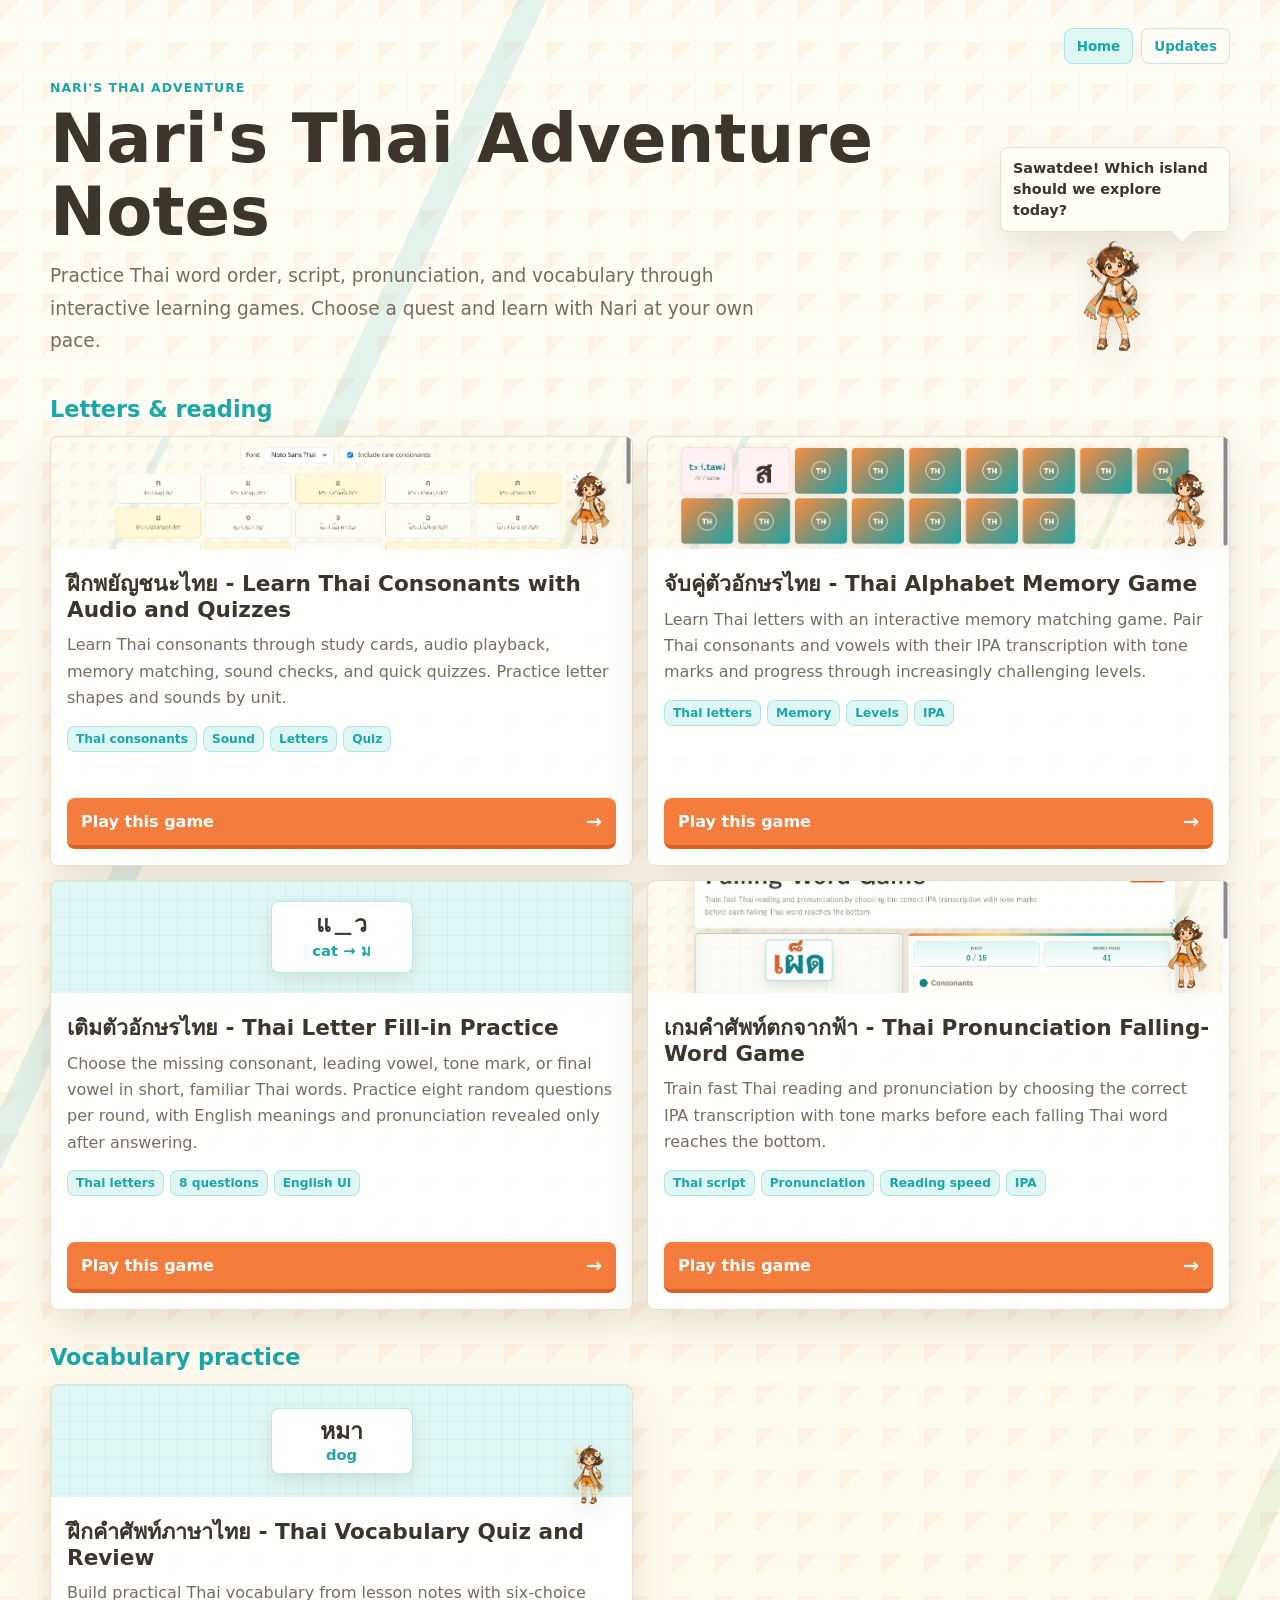
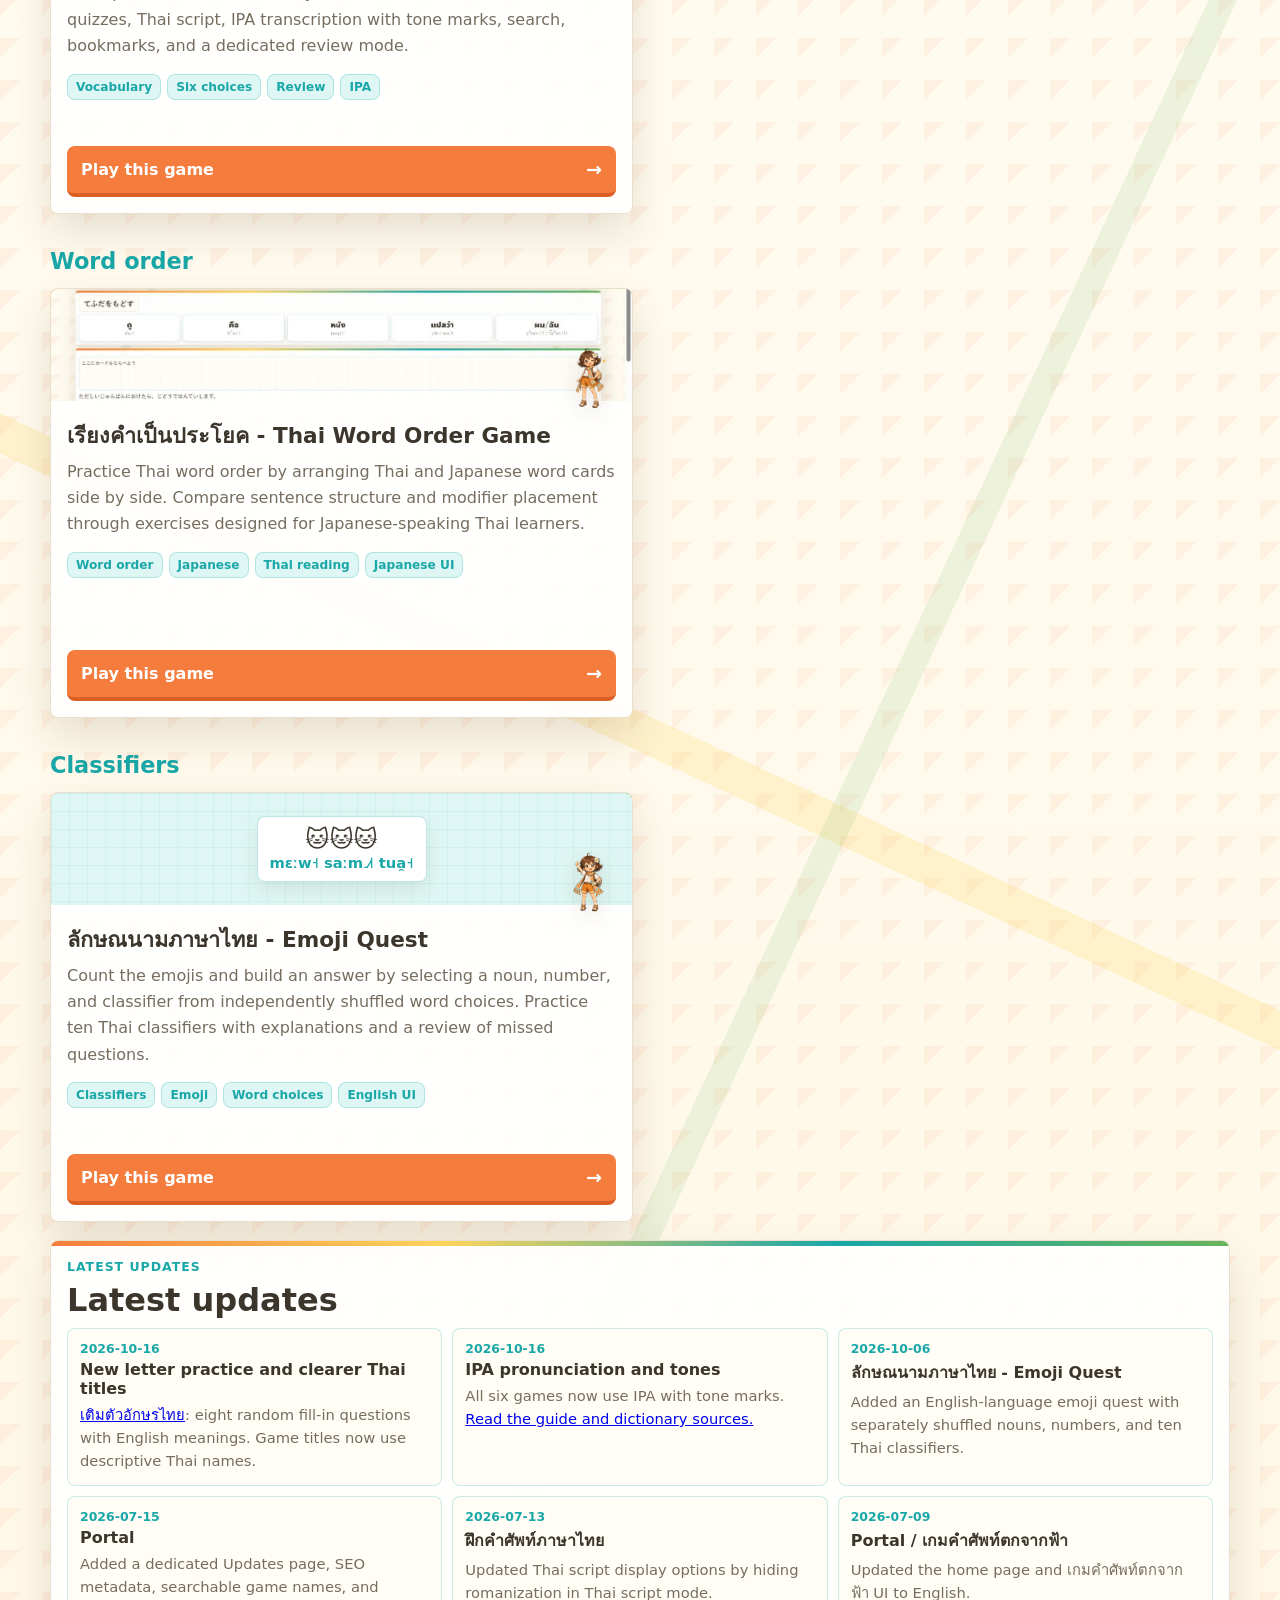
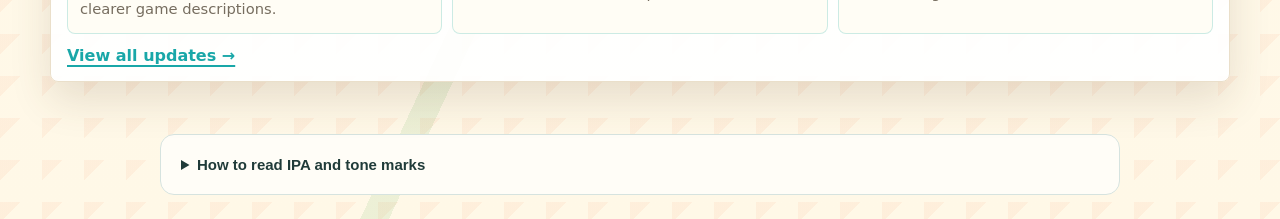
<file: index.html>
<!doctype html>
<html lang="en">
<head>
  <meta charset="utf-8">
  <meta name="viewport" content="width=device-width, initial-scale=1">
  <title>Free Thai Learning Games | Nari's Thai Adventure Notes</title>
  <meta name="description" content="Play free Thai learning games for word order, consonants, pronunciation, reading, and vocabulary with Thai script, IPA transcription with tone marks, audio, quizzes, and memory games.">
  <link rel="canonical" href="https://cho999.github.io/thai-word-order-game/">
  <meta property="og:type" content="website">
  <meta property="og:title" content="Free Thai Learning Games | Nari's Thai Adventure Notes">
  <meta property="og:description" content="Practice Thai word order, script, pronunciation, and vocabulary through interactive learning games. Choose a quest and learn with Nari at your own pace.">
  <meta property="og:image" content="https://cho999.github.io/thai-word-order-game/assets/images/banners/nari-adventure-link-banner.png">
  <!-- Google Search Console verification: paste the exact meta tag from Search Console on the next line. Do not add a fake token. -->
  <link rel="stylesheet" href="assets/css/theme.css">
  <link rel="stylesheet" href="assets/css/components.css">
  <link rel="stylesheet" href="assets/css/home.css">
  <link rel="stylesheet" href="assets/css/ipa.css">
</head>
<body class="nari-theme">
  <main class="portal">
    <nav class="portal-nav" aria-label="Site navigation">
      <a href="index.html" aria-current="page">Home</a>
      <a href="updates.html">Updates</a>
    </nav>

    <section class="hero">
      <div>
        <p class="eyebrow">Nari's Thai Adventure</p>
        <h1>Nari's Thai Adventure Notes</h1>
        <p class="lead">Practice Thai word order, script, pronunciation, and vocabulary through interactive learning games. Choose a quest and learn with Nari at your own pace.</p>
      </div>
      <div class="hero-nari">
        <div class="bubble">Sawatdee! Which island should we explore today?</div>
        <img src="assets/images/nari/chibi/chibi-cheer.png" alt="Nari, the chibi Thai-learning guide, cheering beside the game portal">
      </div>
    </section>

    <section class="game-grid" aria-label="Choose a game by skill">
      <h2 class="game-category">Letters &amp; reading</h2>
      <a class="game-card" href="games/jam-akson-thai/">
        <div class="shot">
          <img src="assets/images/screenshots/thai-script.png" alt="Screenshot of ฝึกพยัญชนะไทย, the Thai consonant audio and quiz game">
          <img class="card-nari" src="assets/images/nari/chibi/chibi-surprised.png" alt="Nari beside the ฝึกพยัญชนะไทย game card">
        </div>
        <div class="card-body">
          <h2>ฝึกพยัญชนะไทย - Learn Thai Consonants with Audio and Quizzes</h2>
          <p>Learn Thai consonants through study cards, audio playback, memory matching, sound checks, and quick quizzes. Practice letter shapes and sounds by unit.</p>
          <div class="tag-row">
            <span class="tag">Thai consonants</span>
            <span class="tag">Sound</span>
            <span class="tag">Letters</span>
            <span class="tag">Quiz</span>
          </div>
        </div>
        <div class="launch">Play this game <span aria-hidden="true">&rarr;</span></div>
      </a>
      <a class="game-card" href="games/akson-thai/">
        <div class="shot">
          <img src="assets/images/screenshots/letter-memory.png" alt="Screenshot of จับคู่ตัวอักษรไทย, the Thai alphabet memory game">
          <img class="card-nari" src="assets/images/nari/chibi/chibi-thinking.png" alt="Nari thinking beside the จับคู่ตัวอักษรไทย game card">
        </div>
        <div class="card-body">
          <h2>จับคู่ตัวอักษรไทย - Thai Alphabet Memory Game</h2>
          <p>Learn Thai letters with an interactive memory matching game. Pair Thai consonants and vowels with their IPA transcription with tone marks and progress through increasingly challenging levels.</p>
          <div class="tag-row">
            <span class="tag">Thai letters</span>
            <span class="tag">Memory</span>
            <span class="tag">Levels</span>
            <span class="tag">IPA</span>
          </div>
        </div>
        <div class="launch">Play this game <span aria-hidden="true">&rarr;</span></div>
      </a>
      <a class="game-card" href="games/fill-thai/">
        <div class="shot vocab-shot"><div class="mini-quiz"><span lang="th">แ＿ว</span><strong>cat → ม</strong></div></div>
        <div class="card-body"><h2>เติมตัวอักษรไทย - Thai Letter Fill-in Practice</h2><p>Choose the missing consonant, leading vowel, tone mark, or final vowel in short, familiar Thai words. Practice eight random questions per round, with English meanings and pronunciation revealed only after answering.</p><div class="tag-row"><span class="tag">Thai letters</span><span class="tag">8 questions</span><span class="tag">English UI</span></div></div>
        <div class="launch">Play this game <span aria-hidden="true">&rarr;</span></div>
      </a>
      <a class="game-card" href="games/tok-thai/">
        <div class="shot">
          <img src="assets/images/screenshots/ron-kham-sap.png" alt="Screenshot of เกมคำศัพท์ตกจากฟ้า, the Thai falling-word pronunciation game">
          <img class="card-nari" src="assets/images/nari/chibi/chibi-surprised.png" alt="Nari reacting beside the เกมคำศัพท์ตกจากฟ้า game card">
        </div>
        <div class="card-body">
          <h2>เกมคำศัพท์ตกจากฟ้า - Thai Pronunciation Falling-Word Game</h2>
          <p>Train fast Thai reading and pronunciation by choosing the correct IPA transcription with tone marks before each falling Thai word reaches the bottom.</p>
          <div class="tag-row">
            <span class="tag">Thai script</span>
            <span class="tag">Pronunciation</span>
            <span class="tag">Reading speed</span>
            <span class="tag">IPA</span>
          </div>
        </div>
        <div class="launch">Play this game <span aria-hidden="true">&rarr;</span></div>
      </a>

      <h2 class="game-category">Vocabulary practice</h2>
      <a class="game-card" href="games/phuk-thai-kham-sap/">
        <div class="shot vocab-shot">
          <div class="mini-quiz">
            <span lang="th">หมา</span>
            <strong>dog</strong>
          </div>
          <img class="card-nari" src="assets/images/nari/chibi/chibi-idea.png" alt="Nari with an idea beside the vocabulary quiz card">
        </div>
        <div class="card-body">
          <h2>ฝึกคำศัพท์ภาษาไทย - Thai Vocabulary Quiz and Review</h2>
          <p>Build practical Thai vocabulary from lesson notes with six-choice quizzes, Thai script, IPA transcription with tone marks, search, bookmarks, and a dedicated review mode.</p>
          <div class="tag-row">
            <span class="tag">Vocabulary</span>
            <span class="tag">Six choices</span>
            <span class="tag">Review</span>
            <span class="tag">IPA</span>
          </div>
        </div>
        <div class="launch">Play this game <span aria-hidden="true">&rarr;</span></div>
      </a>

      <h2 class="game-category">Word order</h2>
      <a class="game-card" href="games/rian/">
        <div class="shot">
          <img src="assets/images/screenshots/word-order.png" alt="Screenshot of เรียงคำเป็นประโยค, the Thai word order card game">
          <img class="card-nari" src="assets/images/nari/chibi/chibi-wink.png" alt="Nari winking beside the เรียงคำเป็นประโยค game card">
        </div>
        <div class="card-body">
          <h2>เรียงคำเป็นประโยค - Thai Word Order Game</h2>
          <p>Practice Thai word order by arranging Thai and Japanese word cards side by side. Compare sentence structure and modifier placement through exercises designed for Japanese-speaking Thai learners.</p>
          <div class="tag-row">
            <span class="tag">Word order</span>
            <span class="tag">Japanese</span>
            <span class="tag">Thai reading</span>
            <span class="tag">Japanese UI</span>
          </div>
        </div>
        <div class="launch">Play this game <span aria-hidden="true">&rarr;</span></div>
      </a>

      <h2 class="game-category">Classifiers</h2>
      <a class="game-card" href="games/classifiers/">
        <div class="shot vocab-shot">
          <div class="mini-quiz"><span>🐱🐱🐱</span><strong>mɛːw˧ saːm˩˩˦ tua̯˧</strong></div>
          <img class="card-nari" src="assets/images/nari/chibi/chibi-cheer.png" alt="Nari cheering beside the Emoji Quest game card">
        </div>
        <div class="card-body">
          <h2>ลักษณนามภาษาไทย - Emoji Quest</h2>
          <p>Count the emojis and build an answer by selecting a noun, number, and classifier from independently shuffled word choices. Practice ten Thai classifiers with explanations and a review of missed questions.</p>
          <div class="tag-row"><span class="tag">Classifiers</span><span class="tag">Emoji</span><span class="tag">Word choices</span><span class="tag">English UI</span></div>
        </div>
        <div class="launch">Play this game <span aria-hidden="true">&rarr;</span></div>
      </a>
    </section>

    <section class="latest-updates" aria-labelledby="latestUpdatesTitle">
      <div class="section-head">
        <p class="eyebrow">Latest updates</p>
        <h2 id="latestUpdatesTitle">Latest updates</h2>
      </div>
      <div class="updates-list">
        <article>
          <time datetime="2026-10-16">2026-10-16</time>
          <strong>New letter practice and clearer Thai titles</strong>
          <p><a href="games/fill-thai/">เติมตัวอักษรไทย</a>: eight random fill-in questions with English meanings. Game titles now use descriptive Thai names.</p>
        </article>
        <article>
          <time datetime="2026-10-16">2026-10-16</time>
          <strong>IPA pronunciation and tones</strong>
          <p>All six games now use IPA with tone marks. <a href="pronunciation.html">Read the guide and dictionary sources.</a></p>
        </article>
        <article>
          <time datetime="2026-10-06">2026-10-06</time>
          <strong>ลักษณนามภาษาไทย - Emoji Quest</strong>
          <p>Added an English-language emoji quest with separately shuffled nouns, numbers, and ten Thai classifiers.</p>
        </article>
        <article>
          <time datetime="2026-07-15">2026-07-15</time>
          <strong>Portal</strong>
          <p>Added a dedicated Updates page, SEO metadata, searchable game names, and clearer game descriptions.</p>
        </article>
        <article>
          <time datetime="2026-07-13">2026-07-13</time>
          <strong>ฝึกคำศัพท์ภาษาไทย</strong>
          <p>Updated Thai script display options by hiding romanization in Thai script mode.</p>
        </article>
        <article>
          <time datetime="2026-07-09">2026-07-09</time>
          <strong>Portal / เกมคำศัพท์ตกจากฟ้า</strong>
          <p>Updated the home page and เกมคำศัพท์ตกจากฟ้า UI to English.</p>
        </article>
      </div>
      <a class="updates-link" href="updates.html">View all updates &rarr;</a>
    </section>
  </main>
  <script src="shared/analytics.js"></script>
<details class="ipa-guide"><summary>How to read IPA and tone marks</summary><p>Mid ˧ · Low ˨˩ · Falling ˥˩ · High ˦˥ · Rising ˩˩˦. Tone marks follow each syllable. ː = long vowel; ʰ = aspiration; ʔ = glottal stop; . = syllable boundary.</p><p>Words, letter names and practice syllables carry tones. Individual consonant and vowel sounds do not have an inherent tone.</p><a href="pronunciation.html">Pronunciation guide and word-by-word sources</a></details>
</body>
</html>
</file>
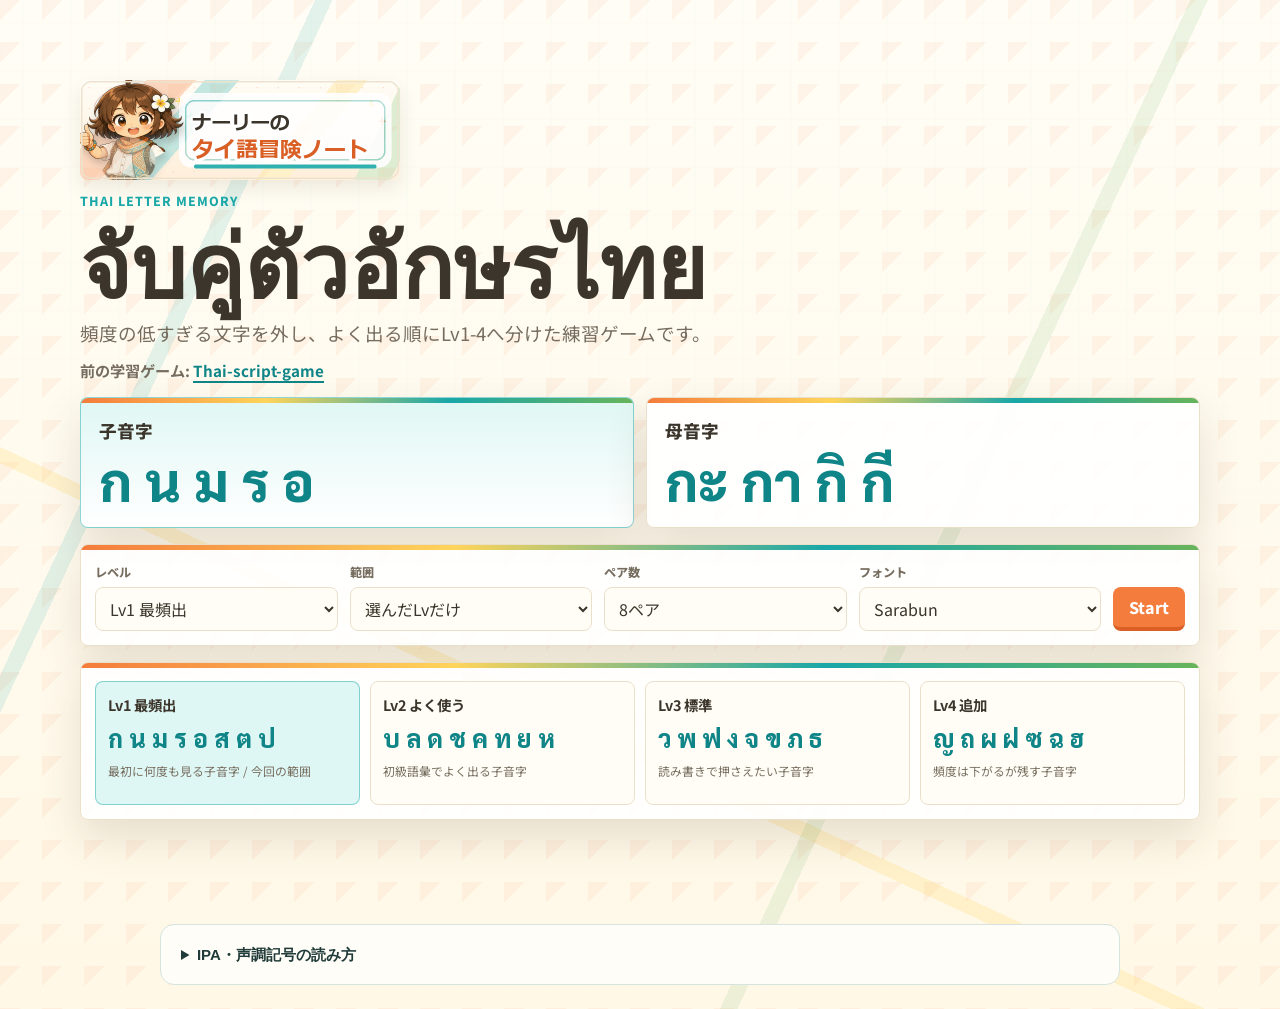
<file: thai-letter-memory/index.html>
<!doctype html>
<html lang="ja">
<head>
  <meta charset="utf-8">
  <meta name="viewport" content="width=device-width, initial-scale=1">
  <title>จับคู่ตัวอักษรไทย | Thai Alphabet Memory Game</title>
  <link rel="preconnect" href="https://fonts.googleapis.com">
  <link rel="preconnect" href="https://fonts.gstatic.com" crossorigin>
  <link href="https://fonts.googleapis.com/css2?family=Noto+Sans+Thai:wght@400;700;800&family=Sarabun:wght@400;700;800&family=Noto+Sans+JP:wght@400;700;800&display=swap" rel="stylesheet">
  <link rel="stylesheet" href="style.css">
  <link rel="stylesheet" href="../assets/css/ipa.css">
</head>
<body>
  <main class="app">
    <section id="titleScreen" class="screen title-screen">
      <div class="hero">
        <a class="portal-banner-link" href="../index.html" aria-label="ナーリーのタイ語冒険ノートへ">
          <img src="../assets/banners/nari-adventure-link-banner.png" alt="ナーリーのタイ語冒険ノート">
        </a>
        <p class="eyebrow">Thai Letter Memory</p>
        <h1>จับคู่ตัวอักษรไทย</h1>
        <p class="lead">頻度の低すぎる文字を外し、よく出る順にLv1-4へ分けた練習ゲームです。</p>
        <p class="related-link">
          前の学習ゲーム:
          <a href="https://cho999.github.io/Thai-script-game/" target="_blank" rel="noopener">Thai-script-game</a>
        </p>
      </div>

      <section class="mode-grid" aria-label="練習する文字タイプ">
        <button class="mode-card active" type="button" data-kind="consonant">
          <span class="mode-title">子音字</span>
          <span class="mode-sample thai-text">ก น ม ร อ</span>
        </button>
        <button class="mode-card" type="button" data-kind="vowel">
          <span class="mode-title">母音字</span>
          <span class="mode-sample thai-text">กะ กา กิ กี</span>
        </button>
      </section>

      <section class="controls" aria-label="ゲーム設定">
        <label class="field">
          <span>レベル</span>
          <select id="levelSelect">
            <option value="1">Lv1 最頻出</option>
            <option value="2">Lv2 よく使う</option>
            <option value="3">Lv3 標準</option>
            <option value="4">Lv4 追加</option>
          </select>
        </label>

        <label class="field">
          <span>範囲</span>
          <select id="rangeSelect">
            <option value="single">選んだLvだけ</option>
            <option value="cumulative">Lv1から選んだLvまで</option>
          </select>
        </label>

        <label class="field">
          <span>ペア数</span>
          <select id="pairCountSelect">
            <option value="6">6ペア</option>
            <option value="8" selected>8ペア</option>
            <option value="10">10ペア</option>
            <option value="all">全部</option>
          </select>
        </label>

        <label class="field">
          <span>フォント</span>
          <select id="fontSelect">
            <option value="'Noto Sans Thai', 'Noto Sans JP', sans-serif">Noto Sans Thai</option>
            <option value="'Sarabun', 'Noto Sans JP', sans-serif" selected>Sarabun</option>
            <option value="Tahoma, 'Noto Sans Thai', sans-serif">Tahoma</option>
            <option value="Arial, 'Noto Sans Thai', sans-serif">Arial</option>
            <option value="serif">Serif</option>
          </select>
        </label>

        <button id="startButton" class="primary-button" type="button">Start</button>
      </section>

      <section class="level-preview" aria-label="レベル別文字">
        <div id="levelPreview"></div>
      </section>
    </section>

    <section id="gameScreen" class="screen game-screen hidden">
      <header class="topbar">
        <a class="secondary-button portal-button" href="../index.html">ホーム</a>
        <button id="homeButton" class="secondary-button" type="button">Home</button>
        <div class="stat"><span>Type</span><strong id="kindLabel">子音字</strong></div>
        <div class="stat"><span>Level</span><strong id="levelLabel">Lv1</strong></div>
        <div class="stat"><span>Time</span><strong id="timer">0s</strong></div>
        <div class="stat"><span>Turns</span><strong id="turns">0</strong></div>
        <div class="stat"><span>Pairs</span><strong id="pairs">0/0</strong></div>
      </header>

      <div id="board" class="board" aria-label="カード"></div>

      <footer class="game-footer">
        <p id="message">カードをめくってペアを見つけてください。</p>
        <button id="restartButton" class="secondary-button" type="button">同じ設定でもう一度</button>
      </footer>
    </section>

    <section id="resultScreen" class="screen result-screen hidden">
      <div class="result-card">
        <p class="portal-return"><a href="../index.html">← ホームへ</a></p>
        <p class="eyebrow">Clear</p>
        <h2>よくできました</h2>
        <div class="nari-result">
          <img src="assets/chibi/chibi-wink.png" alt="ナーリー">
          <p>やったね！文字の精霊たち、ちゃんと仲間になってきてるよ。</p>
        </div>
        <p id="resultText"></p>
        <div id="resultLetters" class="result-letters thai-text"></div>
        <div class="result-actions">
          <button id="againButton" class="primary-button" type="button">もう一度</button>
          <button id="titleButton" class="secondary-button" type="button">タイトルへ</button>
        </div>
      </div>
    </section>
  </main>

  <script src="script.js"></script>
<details class="ipa-guide"><summary>IPA・声調記号の読み方</summary><p>中声 ˧ ／低声 ˨˩ ／下降声 ˥˩ ／高声 ˦˥ ／上昇声 ˩˩˦。声調記号は音節末に付きます。ː は長母音、ʰ は有気音、ʔ は声門閉鎖、. は音節の区切りです。</p><p>単独の子音・母音の音素には声調を付けず、単語・文字名・練習音節に声調を付けています。</p><a href="../pronunciation.html">発音表記と単語ごとの出典</a></details>
</body>
</html>
</file>
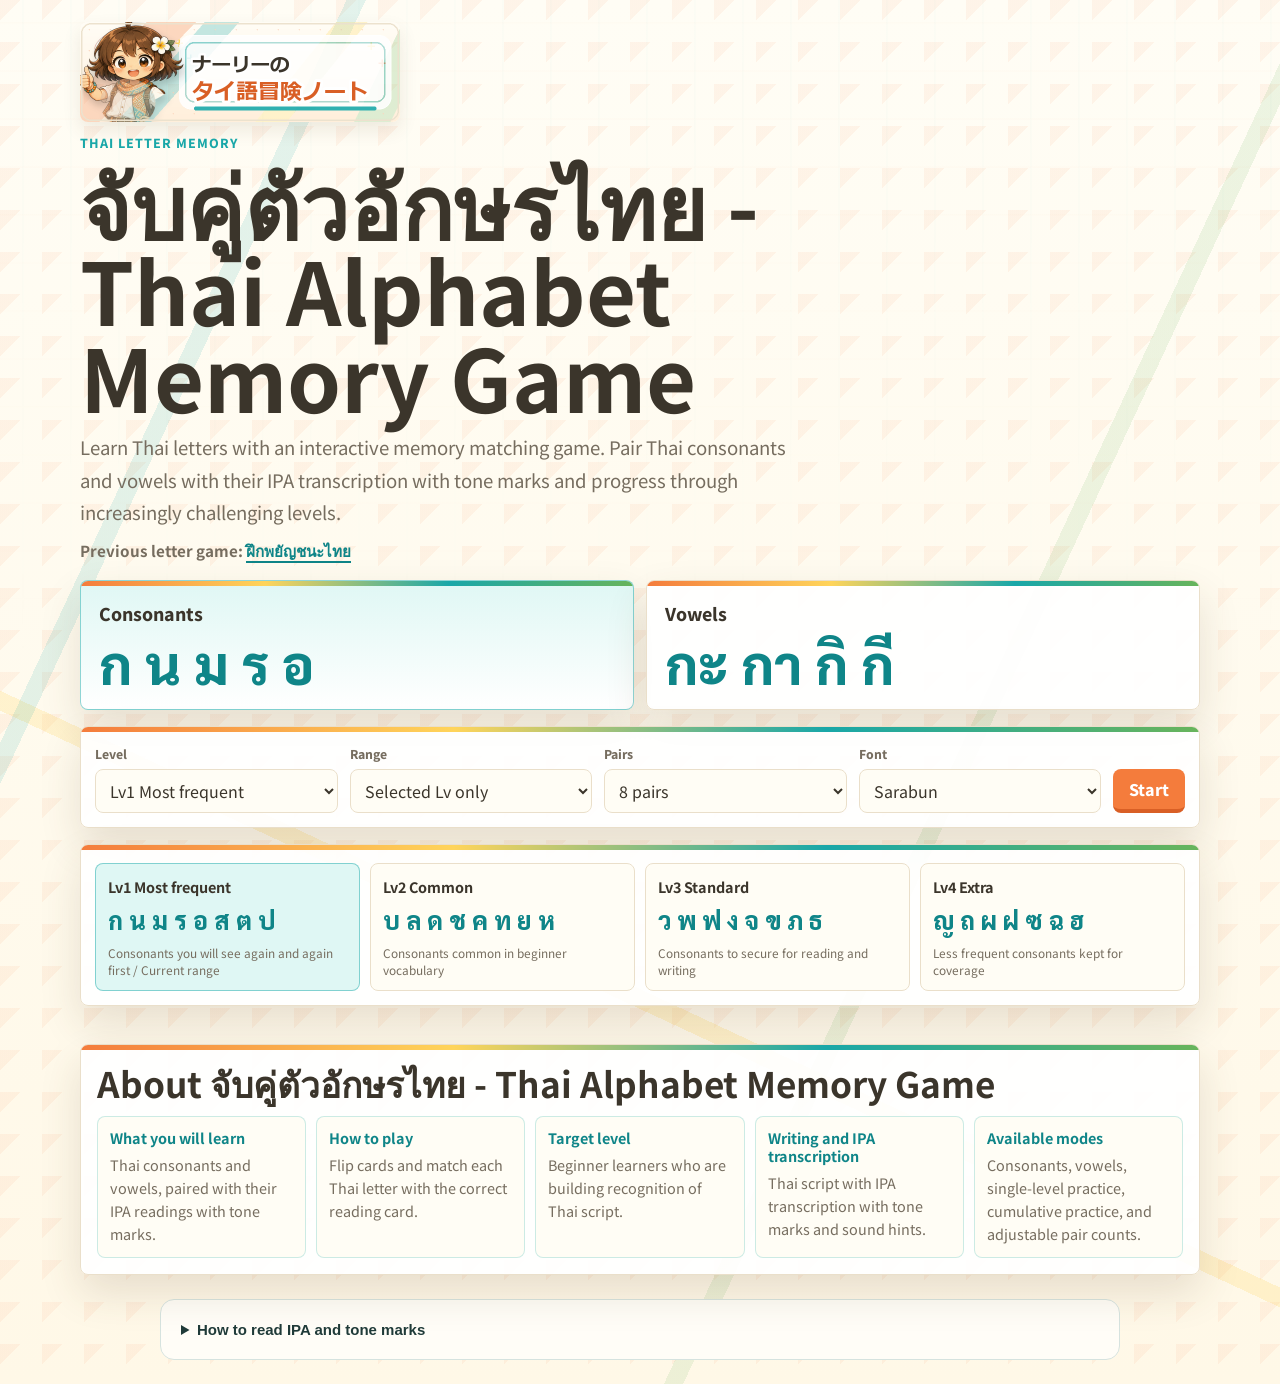
<file: games/akson-thai/index.html>
<!doctype html>
<html lang="en">
<head>
  <meta charset="utf-8">
  <meta name="viewport" content="width=device-width, initial-scale=1">
  <title>Thai Alphabet Memory Game | จับคู่ตัวอักษรไทย</title>
  <meta name="description" content="Learn Thai consonants and vowels with a free memory matching game. Match Thai letters with IPA transcription with tone marks and practice level by level.">
  <link rel="canonical" href="https://cho999.github.io/thai-word-order-game/games/akson-thai/">
  <meta property="og:type" content="website">
  <meta property="og:title" content="Thai Alphabet Memory Game | จับคู่ตัวอักษรไทย">
  <meta property="og:description" content="Learn Thai consonants and vowels with a free memory matching game. Match Thai letters with IPA transcription with tone marks and practice level by level.">
  <meta property="og:image" content="https://cho999.github.io/thai-word-order-game/assets/images/banners/nari-adventure-link-banner.png">
  <!-- Google Search Console verification: paste the exact meta tag from Search Console on the next line. Do not add a fake token. -->
  <link rel="preconnect" href="https://fonts.googleapis.com">
  <link rel="preconnect" href="https://fonts.gstatic.com" crossorigin>
  <link href="https://fonts.googleapis.com/css2?family=Noto+Sans+Thai:wght@400;700;800&family=Sarabun:wght@400;700;800&family=Noto+Sans+JP:wght@400;700;800&display=swap" rel="stylesheet">
  <link rel="stylesheet" href="../../assets/css/theme.css">
  <link rel="stylesheet" href="../../assets/css/components.css">
  <link rel="stylesheet" href="style.css">
  <link rel="stylesheet" href="../../assets/css/ipa.css">
</head>
<body class="nari-theme" data-game="akson-thai">
  <main class="app">
    <section id="titleScreen" class="screen title-screen">
      <div class="hero">
        <a class="portal-banner-link" href="../../index.html" aria-label="Go to Nari's Thai Adventure Notes">
          <img src="../../assets/images/banners/nari-adventure-link-banner.png" alt="Nari's Thai Adventure Notes home banner">
        </a>
        <p class="eyebrow">Thai Letter Memory</p>
        <h1>จับคู่ตัวอักษรไทย - Thai Alphabet Memory Game</h1>
        <p class="lead">Learn Thai letters with an interactive memory matching game. Pair Thai consonants and vowels with their IPA transcription with tone marks and progress through increasingly challenging levels.</p>
        <p class="related-link">
          Previous letter game:
          <a href="../jam-akson-thai/">ฝึกพยัญชนะไทย</a>
        </p>
      </div>

      <section class="mode-grid" aria-label="Letter type to practice">
        <button class="mode-card active" type="button" data-kind="consonant">
          <span class="mode-title">Consonants</span>
          <span class="mode-sample thai-text">ก น ม ร อ</span>
        </button>
        <button class="mode-card" type="button" data-kind="vowel">
          <span class="mode-title">Vowels</span>
          <span class="mode-sample thai-text">กะ กา กิ กี</span>
        </button>
      </section>

      <section class="controls" aria-label="Game settings">
        <label class="field">
          <span>Level</span>
          <select id="levelSelect">
            <option value="1">Lv1 Most frequent</option>
            <option value="2">Lv2 Common</option>
            <option value="3">Lv3 Standard</option>
            <option value="4">Lv4 Extra</option>
          </select>
        </label>

        <label class="field">
          <span>Range</span>
          <select id="rangeSelect">
            <option value="single">Selected Lv only</option>
            <option value="cumulative">Lv1 through selected Lv</option>
          </select>
        </label>

        <label class="field">
          <span>Pairs</span>
          <select id="pairCountSelect">
            <option value="6">6 pairs</option>
            <option value="8" selected>8 pairs</option>
            <option value="10">10 pairs</option>
            <option value="all">All</option>
          </select>
        </label>

        <label class="field">
          <span>Font</span>
          <select id="fontSelect">
            <option value="'Noto Sans Thai', 'Noto Sans JP', sans-serif">Noto Sans Thai</option>
            <option value="'Sarabun', 'Noto Sans JP', sans-serif" selected>Sarabun</option>
            <option value="Tahoma, 'Noto Sans Thai', sans-serif">Tahoma</option>
            <option value="Arial, 'Noto Sans Thai', sans-serif">Arial</option>
            <option value="serif">Serif</option>
          </select>
        </label>

        <button id="startButton" class="primary-button" type="button">Start</button>
      </section>

      <section class="level-preview" aria-label="Letters by level">
        <div id="levelPreview"></div>
      </section>
    </section>

    <section id="gameScreen" class="screen game-screen hidden">
      <header class="topbar">
        <a class="secondary-button portal-button" href="../../index.html">Portal home</a>
        <button id="homeButton" class="secondary-button" type="button">Game menu</button>
        <div class="stat"><span>Type</span><strong id="kindLabel">Consonants</strong></div>
        <div class="stat"><span>Level</span><strong id="levelLabel">Lv1</strong></div>
        <div class="stat"><span>Time</span><strong id="timer">0s</strong></div>
        <div class="stat"><span>Turns</span><strong id="turns">0</strong></div>
        <div class="stat"><span>Pairs</span><strong id="pairs">0/0</strong></div>
      </header>

      <div id="board" class="board" aria-label="Cards"></div>

      <footer class="game-footer">
        <p id="message">Flip cards and find the matching pairs.</p>
        <button id="restartButton" class="secondary-button" type="button">Restart with same settings</button>
      </footer>
    </section>

    <section id="resultScreen" class="screen result-screen hidden">
      <div class="result-card">
        <p class="portal-return"><a href="../../index.html">&larr; Portal home</a></p>
        <p class="eyebrow">Clear</p>
        <h2>Great work!</h2>
        <div class="nari-result">
          <img src="../../assets/images/nari/chibi/chibi-wink.png" alt="Nari winking after a completed จับคู่ตัวอักษรไทย round">
          <p>Nice! The letter spirits are starting to feel like travel companions.</p>
        </div>
        <p id="resultText"></p>
        <div id="resultLetters" class="result-letters thai-text"></div>
        <div class="result-actions">
          <button id="againButton" class="primary-button" type="button">Again</button>
          <button id="titleButton" class="secondary-button" type="button">Title</button>
        </div>
      </div>
    </section>
    <section class="info-section" aria-labelledby="aksonInfoTitle">
      <h2 id="aksonInfoTitle">About จับคู่ตัวอักษรไทย - Thai Alphabet Memory Game</h2>
      <div class="info-grid">
        <article>
          <h3>What you will learn</h3>
          <p>Thai consonants and vowels, paired with their IPA readings with tone marks.</p>
        </article>
        <article>
          <h3>How to play</h3>
          <p>Flip cards and match each Thai letter with the correct reading card.</p>
        </article>
        <article>
          <h3>Target level</h3>
          <p>Beginner learners who are building recognition of Thai script.</p>
        </article>
        <article>
          <h3>Writing and IPA transcription</h3>
          <p>Thai script with IPA transcription with tone marks and sound hints.</p>
        </article>
        <article>
          <h3>Available modes</h3>
          <p>Consonants, vowels, single-level practice, cumulative practice, and adjustable pair counts.</p>
        </article>
      </div>
    </section>
  </main>

  <script src="../../shared/analytics.js"></script>
  <script src="script.js"></script>
<details class="ipa-guide"><summary>How to read IPA and tone marks</summary><p>Mid ˧ · Low ˨˩ · Falling ˥˩ · High ˦˥ · Rising ˩˩˦. Tone marks follow each syllable. ː = long vowel; ʰ = aspiration; ʔ = glottal stop; . = syllable boundary.</p><p>Words, letter names and practice syllables carry tones. Individual consonant and vowel sounds do not have an inherent tone.</p><a href="../../pronunciation.html">Pronunciation guide and word-by-word sources</a></details>
</body>
</html>
</file>
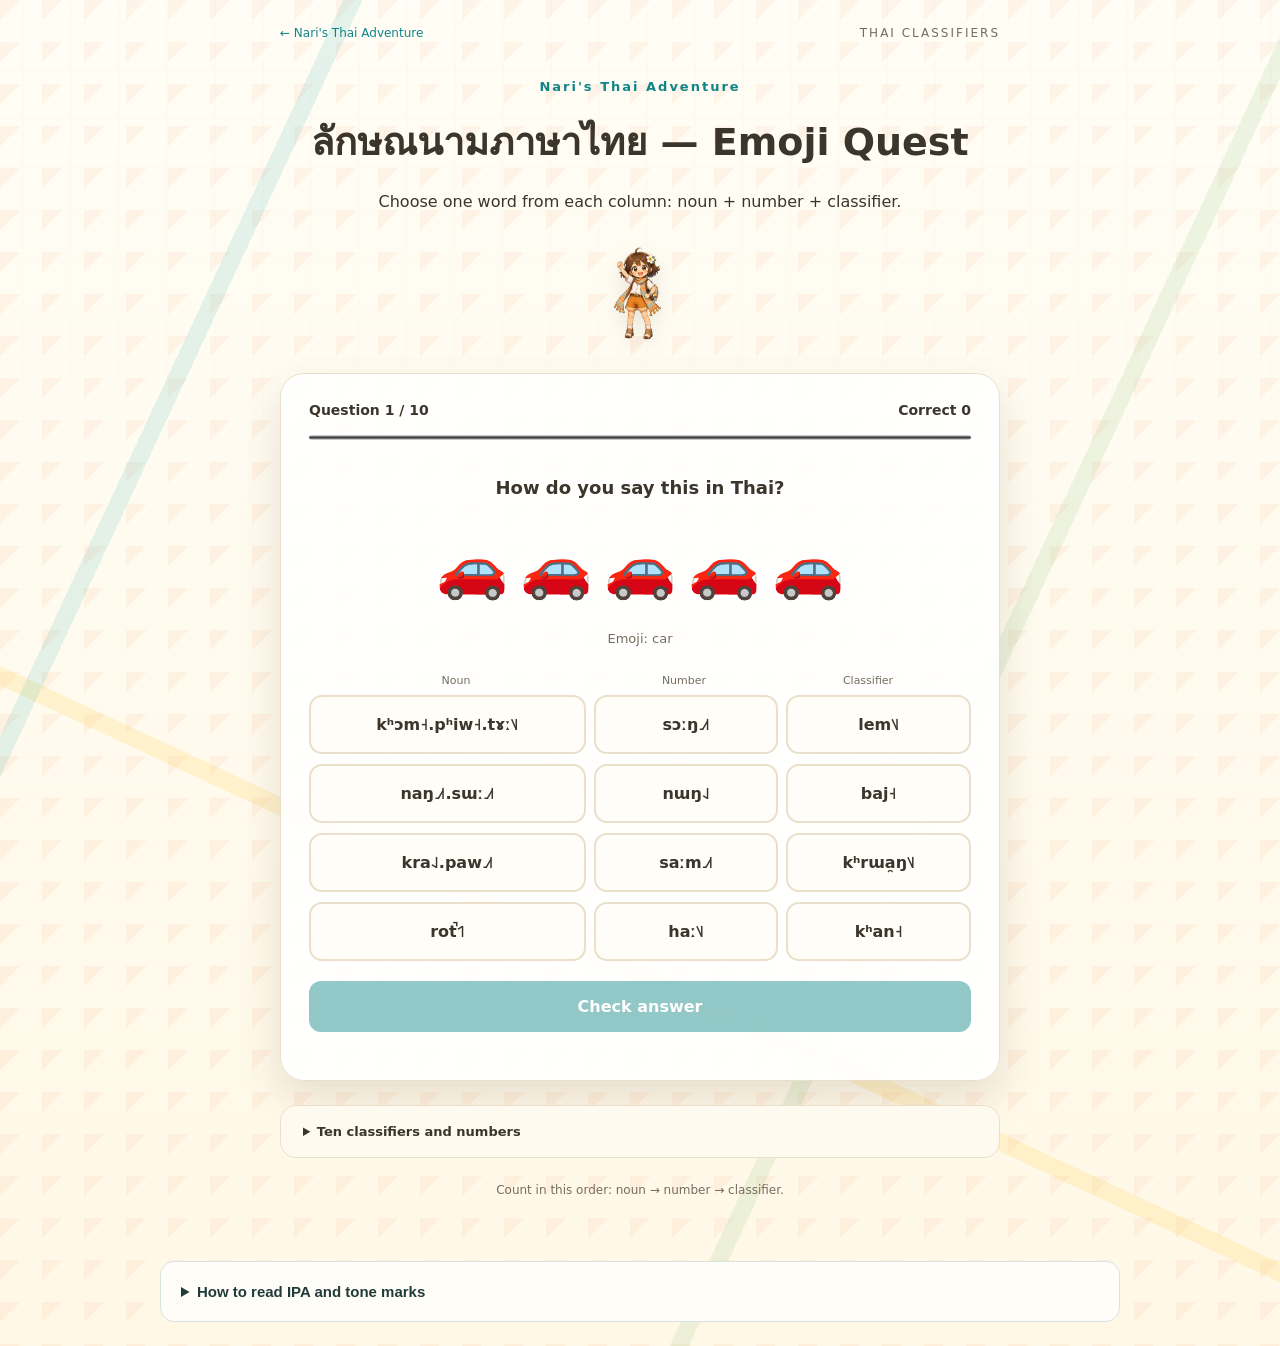
<file: games/classifiers/index.html>
<!doctype html>
<html lang="en">
<head>
  <meta charset="utf-8">
  <meta name="viewport" content="width=device-width, initial-scale=1">
  <title>ลักษณนามภาษาไทย - Emoji Quest | Nari's Thai Adventure</title>
  <meta name="description" content="Count emojis and build Thai phrases from independently shuffled nouns, numbers, and classifiers. Practice ten Thai classifiers with Nari.">
  <link rel="stylesheet" href="../../assets/css/theme.css">
  <link rel="canonical" href="https://cho999.github.io/thai-word-order-game/games/classifiers/">
  <link rel="stylesheet" href="style.css">
  <script src="script.js" defer></script>
  <link rel="stylesheet" href="../../assets/css/ipa.css">
</head>
<body class="nari-theme">
  <main class="app">
    <header><a href="../../index.html">← Nari's Thai Adventure</a><span>THAI CLASSIFIERS</span></header>
    <section class="intro"><p class="eyebrow">Nari's Thai Adventure</p><h1>ลักษณนามภาษาไทย — Emoji Quest</h1><p>Choose one word from each column: noun + number + classifier.</p><img class="quest-nari" src="../../assets/images/nari/chibi/chibi-cheer.png" alt="Nari cheering you on"></section>
    <section class="panel" aria-label="Classifier quiz">
      <div class="stats"><span id="progress"></span><span id="score"></span></div>
      <progress id="bar" max="10" value="0" aria-label="Questions answered"></progress>
      <div id="quiz">
        <h2 id="prompt" tabindex="-1">How do you say this in Thai?</h2>
        <div id="emoji" class="emoji" role="img"></div>
        <p id="nounHint" class="hint"></p>
        <div class="columns" aria-hidden="true"><span>Noun</span><span>Number</span><span>Classifier</span></div>
        <div id="choices" class="choices"></div>
        <button id="check" class="primary" type="button" disabled>Check answer</button>
        <div id="feedback" class="feedback" role="status" aria-live="polite"></div>
        <button id="next" class="primary" type="button" hidden>Next question →</button>
      </div>
      <section id="result" hidden aria-labelledby="resultTitle"><h2 id="resultTitle" tabindex="-1">Quest complete!</h2><p id="resultScore" class="result-score"></p><p id="resultMessage"></p><div id="review"></div><button id="retry" class="primary" type="button">Play again</button></section>
    </section>
    <details class="reference"><summary>Ten classifiers and numbers</summary><p>IPA transcriptions include the tone of every syllable.</p><div id="referenceList" class="reference-grid"></div><p>1 nɯŋ˨˩ · 2 sɔːŋ˩˩˦ · 3 saːm˩˩˦ · 4 siː˨˩ · 5 haː˥˩</p><p>Example: 🐱🐱🐱 → mɛːw˧ saːm˩˩˦ tua̯˧（แมว สาม ตัว）</p></details>
    <footer>Count in this order: noun → number → classifier.</footer>
  </main>
<details class="ipa-guide"><summary>How to read IPA and tone marks</summary><p>Mid ˧ · Low ˨˩ · Falling ˥˩ · High ˦˥ · Rising ˩˩˦. Tone marks follow each syllable. ː = long vowel; ʰ = aspiration; ʔ = glottal stop; . = syllable boundary.</p><p>Words, letter names and practice syllables carry tones. Individual consonant and vowel sounds do not have an inherent tone.</p><a href="../../pronunciation.html">Pronunciation guide and word-by-word sources</a></details>
</body>
</html>
</file>
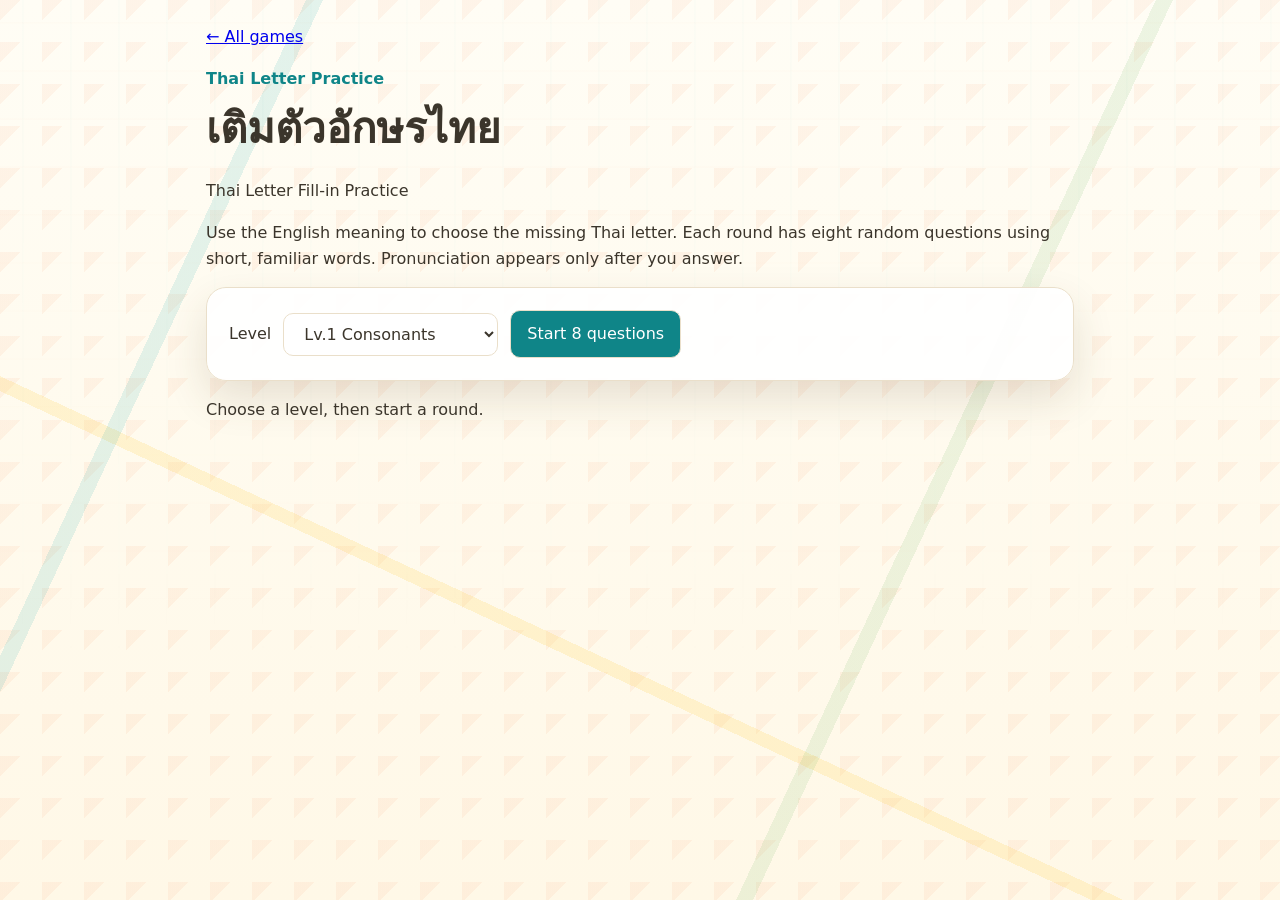
<file: games/fill-thai/index.html>
<!doctype html>
<html lang="en">
<head>
  <meta charset="utf-8">
  <meta name="viewport" content="width=device-width, initial-scale=1">
  <title>เติมตัวอักษรไทย - Thai Letter Fill-in Practice | Nari's Thai Adventure</title>
  <meta name="description" content="Practice Thai consonants, vowels, and tone marks with eight random fill-in questions using short, familiar words. Pronunciation appears only after answering.">
  <link rel="canonical" href="https://cho999.github.io/thai-word-order-game/games/fill-thai/">
  <meta property="og:title" content="เติมตัวอักษรไทย | Thai Letter Fill-in Practice">
  <link rel="stylesheet" href="../../assets/css/theme.css">
  <link rel="stylesheet" href="style.css">
</head>
<body class="nari-theme">
  <main>
    <a href="../../index.html">← All games</a>
    <header><p class="eyebrow">Thai Letter Practice</p><h1 lang="th">เติมตัวอักษรไทย</h1><p>Thai Letter Fill-in Practice</p><p>Use the English meaning to choose the missing Thai letter. Each round has eight random questions using short, familiar words. Pronunciation appears only after you answer.</p></header>
    <section class="panel settings" aria-label="Practice settings">
      <label for="level">Level</label>
      <select id="level"><option value="0">Lv.1 Consonants</option><option value="1">Lv.2 Leading vowels</option><option value="2">Lv.3 Tone marks</option><option value="3">Lv.4 Final vowels</option></select>
      <button id="start" type="button">Start 8 questions</button>
    </section>
    <p id="status" role="status">Choose a level, then start a round.</p>
    <section id="game" hidden>
      <div class="panel question">
        <p id="progress"></p><progress id="meter" max="8" value="0" aria-label="Round progress"></progress>
        <h2 id="meaning" lang="en"></h2><p id="word" lang="th" aria-label="Word with a missing letter"></p>
        <p id="instruction"></p>
        <div id="feedback" aria-live="polite" aria-atomic="true"></div>
        <button id="next" type="button" hidden>Next question</button>
      </div>
      <section class="panel"><h2 id="choicesTitle">Letter choices</h2><div id="choices" aria-labelledby="choicesTitle"></div></section>
    </section>
    <section id="result" class="panel" hidden aria-live="polite"><h2>Round complete!</h2><p id="score"></p><div id="review"></div><button id="again" type="button">Practice this level again</button><button id="levelUp" type="button">Try the next level</button></section>
  </main>
  <script type="module" src="script.js"></script>
</body>
</html>
</file>
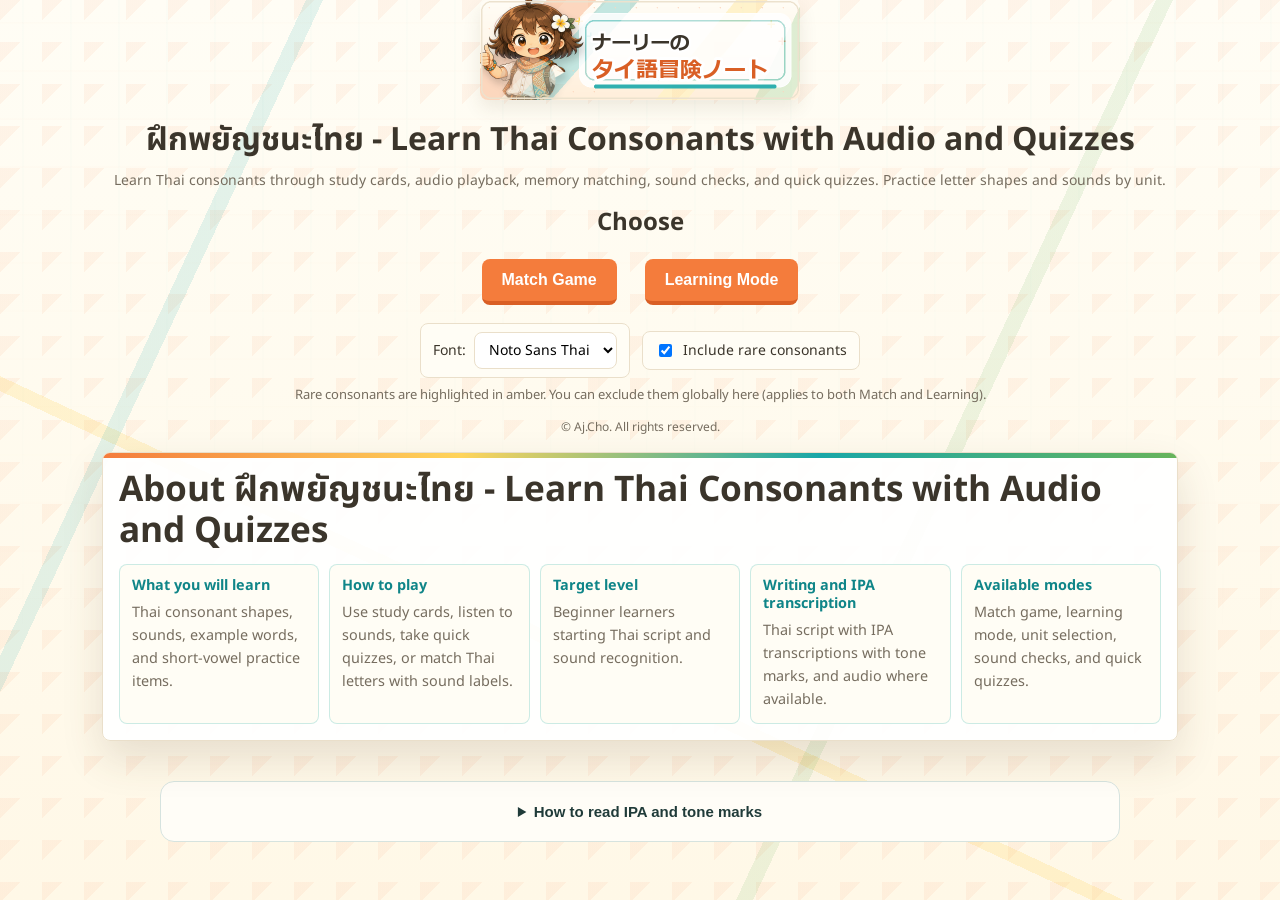
<file: games/jam-akson-thai/index.html>
<!DOCTYPE html>
<html lang="en">
<head>
  <meta charset="UTF-8" />
  <meta name="viewport" content="width=device-width, initial-scale=1"/>
  <title>Learn Thai Consonants with Audio and Quizzes | ฝึกพยัญชนะไทย</title>
  <meta name="description" content="Learn Thai consonants with study cards, audio, memory games, sound checks, and quizzes. Practice Thai letter shapes and sounds unit by unit.">
  <link rel="canonical" href="https://cho999.github.io/thai-word-order-game/games/jam-akson-thai/">
  <meta property="og:type" content="website">
  <meta property="og:title" content="Learn Thai Consonants with Audio and Quizzes | ฝึกพยัญชนะไทย">
  <meta property="og:description" content="Learn Thai consonants with study cards, audio, memory games, sound checks, and quizzes. Practice Thai letter shapes and sounds unit by unit.">
  <meta property="og:image" content="https://cho999.github.io/thai-word-order-game/assets/images/banners/nari-adventure-link-banner.png">
  <!-- Google Search Console verification: paste the exact meta tag from Search Console on the next line. Do not add a fake token. -->

  <!-- Thai fonts -->
  <link href="https://fonts.googleapis.com/css2?family=Noto+Sans+Thai:wght@400;700&family=Sarabun:wght@400;700&display=swap" rel="stylesheet">
  <link rel="stylesheet" href="../../assets/css/theme.css">
  <link rel="stylesheet" href="../../assets/css/components.css">
  <link rel="stylesheet" href="style.css">
  <link rel="stylesheet" href="../../assets/css/ipa.css">
</head>

<body class="nari-theme" data-game="jam-akson-thai">
  <div class="panel">
    <a class="portalBannerLink" href="../../index.html" aria-label="Go to Nari's Thai Adventure Notes">
      <img src="../../assets/images/banners/nari-adventure-link-banner.png" alt="Nari's Thai Adventure Notes home banner">
    </a>
    <h1>ฝึกพยัญชนะไทย - Learn Thai Consonants with Audio and Quizzes</h1>
    <div class="sub">Learn Thai consonants through study cards, audio playback, memory matching, sound checks, and quick quizzes. Practice letter shapes and sounds by unit.</div>

    <!-- ===== Title / Home ===== -->
    <div id="homeScreen">
      <h2>Choose</h2>
      <div class="row">
        <button class="button" onclick="goTo(modeMenu)">Match Game</button>
        <button class="button" onclick="goTo(learningMenu)">Learning Mode</button>
      </div>

      <div class="row">
        <span class="pill">
          Font:
          <select id="fontSelectHome"></select>
        </span>

        <label class="pill" title="Rare consonants will be highlighted and can be excluded in settings and learning.">
          <input type="checkbox" id="includeRareGlobal" checked />
          Include rare consonants
        </label>
      </div>

      <div class="note">
        Rare consonants are highlighted in amber. You can exclude them globally here (applies to both Match and Learning).
      </div>

      <div class="copyright">© Aj.Cho. All rights reserved.</div>
    </div>

    <!-- ===== Match Game: Mode select ===== -->
    <div id="modeMenu" class="hidden">
      <h2>Match Game Mode</h2>
      <div class="row">
        <button class="button" onclick="selectMode('consonant')">Consonants (Thai → IPA + tones)</button>
        <button class="button" onclick="selectMode('vowel')">Vowels (carrier)</button>
        <button class="button" onclick="selectMode('syllable')">Syllables</button>
      </div>
      <div class="row">
        <button class="button secondary" onclick="goTo(homeScreen)">Back</button>
      </div>
      <div class="note">
        Consonant mode is Thai letter → IPA consonant name with tones + consonant sound.
      </div>
    </div>

    <!-- ===== Match Game: Main menu ===== -->
    <div id="mainMenu" class="hidden">
      <div style="font-size:16px;margin-top:6px;">
        Mode: <b id="modeLabel"></b>
      </div>

      <div class="row">
        <span class="pill">
          Font:
          <select id="fontSelectMatch"></select>
        </span>

        <label class="pill">
          <input type="checkbox" id="includeRareMatch" checked />
          Include rare consonants
        </label>
      </div>

      <div class="row">
        <button class="button" onclick="startRandomGame()">Random</button>
        <button class="button" onclick="showSetting()">Setting</button>
        <button class="button secondary" onclick="backToMode()">Back</button>
      </div>
    </div>

    <!-- ===== Match Game: Setting ===== -->
    <div id="settingScreen" class="hidden">
      <h2>Select up to 15 pairs</h2>

      <div class="row">
        <span class="pill">
          Font:
          <select id="fontSelectSetting"></select>
        </span>

        <label class="pill">
          <input type="checkbox" id="includeRareSetting" checked />
          Include rare consonants
        </label>
      </div>

      <div id="pairGrid"></div>

      <div class="row">
        <button class="button" onclick="startGame()">Start</button>
        <button class="button secondary" onclick="goTo(mainMenu)">Back</button>
      </div>

      <div class="note">
        When rare consonants are excluded, rare pairs become unselectable and Random mode will not use them.
      </div>
    </div>

    <!-- ===== Match Game: Game ===== -->
    <div id="gameArea" class="hidden">
      <div id="timer">Time: 0s</div>
      <div id="attempts">Attempts: 0</div>
      <div id="gameBoard"></div>

      <div class="row">
        <button class="button secondary" onclick="goTo(mainMenu)">Back to Menu</button>
        <button class="button secondary" onclick="goTo(homeScreen)">Home</button>
      </div>
    </div>

    <!-- ===== Result ===== -->
    <div id="resultScreen" class="hidden">
      <h2 id="resultTitle">Clear!</h2>
      <div class="nariResult">
        <img id="resultNari" src="../../assets/images/nari/chibi/chibi-cheer.png" alt="Nari cheering after ฝึกพยัญชนะไทย practice">
        <div class="talk" id="resultTalk">Nice work! Keep going.</div>
      </div>
      <div class="resultSummary" id="resultSummary"></div>
      <div class="row">
        <button class="button" onclick="goTo(homeScreen)">Home</button>
        <button class="button secondary" onclick="goTo(modeMenu)">Match Menu</button>
        <button class="button secondary" onclick="goTo(learningMenu)">Learning Menu</button>
      </div>
    </div>

    <!-- ===== Learning Mode: Menu ===== -->
    <div id="learningMenu" class="hidden">
      <h2>Learning Mode</h2>

      <div class="row">
        <span class="pill">
          Font:
          <select id="fontSelectLearn"></select>
        </span>

        <label class="pill" id="rareToggleWrap">
          <input type="checkbox" id="includeRareLearn" checked />
          Include rare consonants
        </label>
      </div>

      <div class="row">
        <span class="pill">
          Content:
          <select id="learnContentSelect">
            <option value="consonant">Consonants</option>
            <option value="vowel">Vowels (short/long pairs)</option>
          </select>
        </span>
      </div>

      <div class="unitGrid" id="unitGrid"></div>

      <div class="row">
        <button class="button secondary" onclick="goTo(homeScreen)">Back</button>
      </div>

      <div class="note" id="learnMenuNote"></div>
    </div>

    <!-- ===== Learning Mode: Show ===== -->
    <div id="learningShow" class="hidden">
      <h2>Learning</h2>

      <div class="row">
        <span class="pill"><span id="learnContentLabel"></span> · Unit <b id="learnUnitLabel"></b> · <span id="learnProgress"></span></span>

        <span class="pill">
          Font:
          <select id="fontSelectLearn2"></select>
        </span>

        <label class="pill" id="rareToggleWrap2">
          <input type="checkbox" id="includeRareLearn2" checked />
          Include rare consonants
        </label>
      </div>

      <div class="learnBox" id="learnBox" onclick="toQuiz()">
        <!-- consonant view -->
        <div id="learnChar" class="learnChar"></div>
        <div class="learnMeta" id="learnMetaLine">
          <span id="learnName"></span> · <span id="learnIPA"></span>
        </div>
        <div class="learnWord" id="learnWord"></div>
        <div class="learnMeaning" id="learnMeaning"></div>

        <!-- vowel view -->
        <div id="vowelView" class="hidden">
          <div class="vowelPairBig">
            <div class="vowelBox">
              <div class="big" id="vowelShortText"></div>
              <div class="ipa" id="vowelShortIPA"></div>
              <div class="tag">Short</div>
            </div>
            <div class="vowelBox">
              <div class="big" id="vowelLongText"></div>
              <div class="ipa" id="vowelLongIPA"></div>
              <div class="tag">Long</div>
            </div>
          </div>
          <div class="learnWord" id="vowelWordLine"></div>
          <div class="learnMeaning" id="vowelMeaningLine"></div>
        </div>

        <div class="row" style="margin-top:10px;">
          <button class="button" id="soundBtn1" onclick="event.stopPropagation(); playPrimarySound()">🔊 Sound</button>
          <button class="button secondary" onclick="event.stopPropagation(); toQuiz()">Tap → Quiz</button>
        </div>

        <div class="tapHint">Tip: tap the big box to go to the quiz.</div>
      </div>

      <div class="row">
        <button class="button secondary" onclick="goTo(learningMenu)">Unit Select</button>
        <button class="button secondary" onclick="goTo(homeScreen)">Home</button>
      </div>
    </div>

    <!-- ===== Learning Mode: Quiz ===== -->
    <div id="learningQuiz" class="hidden">
      <h2>Quiz</h2>

      <div class="row">
        <span class="pill"><span id="quizContentLabel"></span> · Unit <b id="quizUnitLabel"></b> · <span id="quizProgress"></span></span>
        <button class="button" onclick="playPrimarySound()">🔊 Play target sound</button>
      </div>

      <div class="learnBox">
        <div style="font-size:16px;opacity:.9;" id="quizPrompt">Which matches the sound?</div>
        <div class="quizChoices" id="quizChoices"></div>
        <div class="tapHint" id="quizHint"></div>
      </div>

      <div class="row">
        <button class="button secondary" onclick="backToShow()">Back</button>
        <button class="button secondary" onclick="goTo(learningMenu)">Unit Select</button>
      </div>
    </div>

    <section class="info-section" aria-labelledby="jamInfoTitle">
      <h2 id="jamInfoTitle">About ฝึกพยัญชนะไทย - Learn Thai Consonants with Audio and Quizzes</h2>
      <div class="info-grid">
        <article>
          <h3>What you will learn</h3>
          <p>Thai consonant shapes, sounds, example words, and short-vowel practice items.</p>
        </article>
        <article>
          <h3>How to play</h3>
          <p>Use study cards, listen to sounds, take quick quizzes, or match Thai letters with sound labels.</p>
        </article>
        <article>
          <h3>Target level</h3>
          <p>Beginner learners starting Thai script and sound recognition.</p>
        </article>
        <article>
          <h3>Writing and IPA transcription</h3>
          <p>Thai script with IPA transcriptions with tone marks, and audio where available.</p>
        </article>
        <article>
          <h3>Available modes</h3>
          <p>Match game, learning mode, unit selection, sound checks, and quick quizzes.</p>
        </article>
      </div>
    </section>
  </div>
  <script src="../../shared/analytics.js"></script>
  <script src="script.js"></script>
<details class="ipa-guide"><summary>How to read IPA and tone marks</summary><p>Mid ˧ · Low ˨˩ · Falling ˥˩ · High ˦˥ · Rising ˩˩˦. Tone marks follow each syllable. ː = long vowel; ʰ = aspiration; ʔ = glottal stop; . = syllable boundary.</p><p>Words, letter names and practice syllables carry tones. Individual consonant and vowel sounds do not have an inherent tone.</p><a href="../../pronunciation.html">Pronunciation guide and word-by-word sources</a></details>
</body>
</html>
</file>
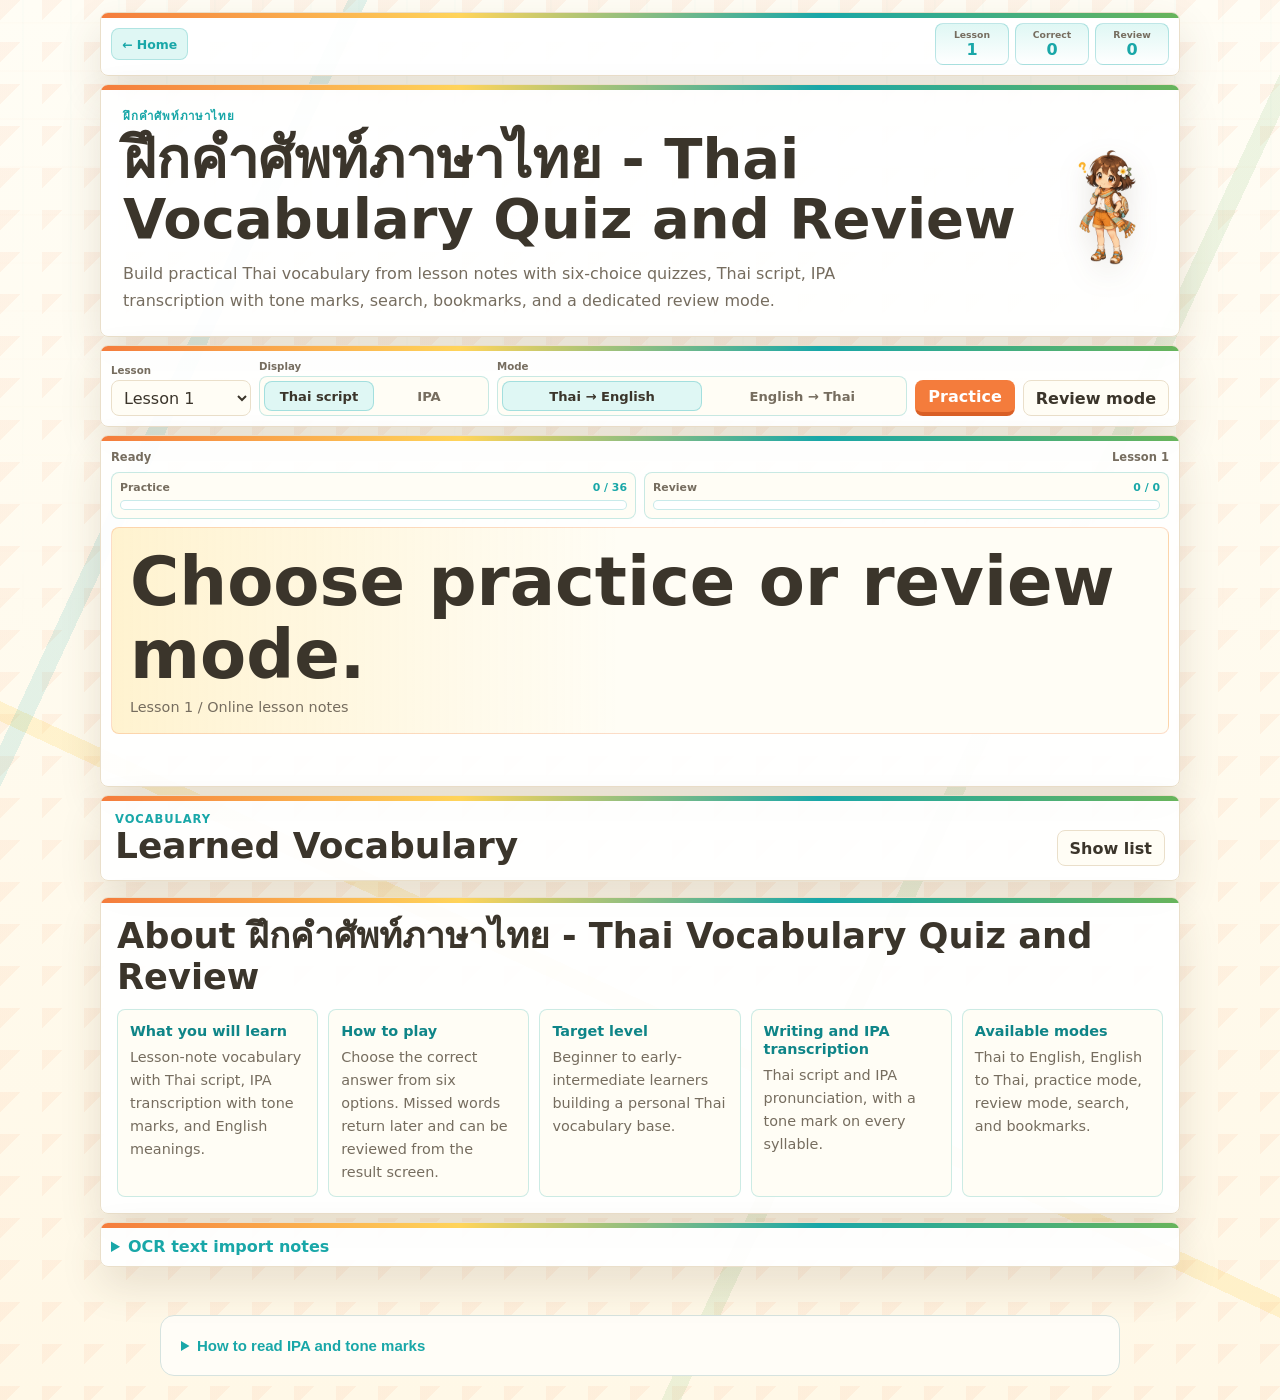
<file: games/phuk-thai-kham-sap/index.html>
<!doctype html>
<html lang="en">
<head>
  <meta charset="utf-8">
  <meta name="viewport" content="width=device-width, initial-scale=1">
  <title>Thai Vocabulary Quiz and Review | ฝึกคำศัพท์ภาษาไทย</title>
  <meta name="description" content="Practice Thai vocabulary with six-choice quizzes, Thai script, IPA transcription with tone marks, bookmarks, search, and a dedicated review mode.">
  <link rel="canonical" href="https://cho999.github.io/thai-word-order-game/games/phuk-thai-kham-sap/">
  <meta property="og:type" content="website">
  <meta property="og:title" content="Thai Vocabulary Quiz and Review | ฝึกคำศัพท์ภาษาไทย">
  <meta property="og:description" content="Practice Thai vocabulary with six-choice quizzes, Thai script, IPA transcription with tone marks, bookmarks, search, and a dedicated review mode.">
  <meta property="og:image" content="https://cho999.github.io/thai-word-order-game/assets/images/banners/nari-adventure-link-banner.png">
  <!-- Google Search Console verification: paste the exact meta tag from Search Console on the next line. Do not add a fake token. -->
  <link rel="stylesheet" href="../../assets/css/theme.css">
  <link rel="stylesheet" href="../../assets/css/components.css">
  <link rel="stylesheet" href="style.css">
  <link rel="stylesheet" href="../../assets/css/ipa.css">
</head>
<body class="nari-theme" data-game="phuk-thai-kham-sap">
  <main class="trainer">
    <header class="topbar">
      <a class="portal-link" href="../../index.html">← Home</a>
      <div class="scoreboard" aria-label="Learning status">
        <div><span>Lesson</span><strong id="lessonBadge">1</strong></div>
        <div><span>Correct</span><strong id="correctCount">0</strong></div>
        <div><span>Review</span><strong id="reviewCount">0</strong></div>
      </div>
    </header>

    <section class="hero-panel">
      <div>
        <p class="eyebrow">ฝึกคำศัพท์ภาษาไทย</p>
        <h1>ฝึกคำศัพท์ภาษาไทย - Thai Vocabulary Quiz and Review</h1>
        <p class="lead">Build practical Thai vocabulary from lesson notes with six-choice quizzes, Thai script, IPA transcription with tone marks, search, bookmarks, and a dedicated review mode.</p>
      </div>
      <img src="../../assets/images/nari/chibi/chibi-thinking.png" alt="Nari thinking beside the Thai vocabulary quiz">
    </section>

    <section class="control-panel" aria-label="Practice settings">
      <label class="field">
        <span>Lesson</span>
        <select id="lessonSelect"></select>
      </label>

      <div class="field">
        <span>Display</span>
        <div class="segmented" role="group" aria-label="Thai display">
          <button class="display-button active" type="button" data-display="thai">Thai script</button>
          <button class="display-button" type="button" data-display="roman">IPA</button>
        </div>
      </div>

      <div class="field mode-field">
        <span>Mode</span>
        <div class="segmented" role="group" aria-label="Quiz mode">
          <button class="mode-button active" type="button" data-mode="thaiToEnglish">Thai → English</button>
          <button class="mode-button" type="button" data-mode="englishToThai">English → Thai</button>
        </div>
      </div>

      <button id="normalButton" class="primary-button" type="button">Practice</button>
      <button id="reviewButton" class="ghost-button" type="button">Review mode</button>
    </section>

    <section class="quiz-panel" aria-live="polite">
      <div class="quiz-meta">
        <span id="modeLabel">Practice</span>
        <span id="progressLabel">Lesson 1</span>
      </div>
      <div class="progress-grid" aria-label="Practice and review progress">
        <div class="progress-card">
          <div class="progress-head">
            <span>Practice</span>
            <strong id="normalProgressText">0 / 0</strong>
          </div>
          <div class="progress-track" aria-hidden="true">
            <div id="normalProgressBar" class="progress-fill normal"></div>
          </div>
        </div>
        <div class="progress-card">
          <div class="progress-head">
            <span>Review</span>
            <strong id="reviewProgressText">0 / 0</strong>
          </div>
          <div class="progress-track" aria-hidden="true">
            <div id="reviewProgressBar" class="progress-fill review"></div>
          </div>
        </div>
      </div>
      <div class="prompt-card">
        <p id="promptText" class="prompt-text">Choose practice or review mode.</p>
        <p id="promptSub" class="prompt-sub">Lesson 1 is built from the current online lesson notes.</p>
      </div>
      <div id="choiceGrid" class="choice-grid" aria-label="Six choices"></div>
      <p id="feedback" class="feedback"></p>
    </section>

    <section id="scorePanel" class="score-panel hidden" aria-live="polite">
      <div class="score-head">
        <div>
          <p class="eyebrow">Result</p>
          <h2 id="scoreTitle">Practice Result</h2>
        </div>
        <img src="../../assets/images/nari/chibi/chibi-cheer.png" alt="Nari cheering after vocabulary practice">
      </div>
      <div class="score-grid" aria-label="Score">
        <div><span>Correct</span><strong id="scoreCorrect">0</strong></div>
        <div><span>Answered</span><strong id="scoreAnswered">0</strong></div>
        <div><span>Review items</span><strong id="scoreWrong">0</strong></div>
      </div>
      <p id="scoreMessage" class="score-message"></p>
      <div id="wrongWordList" class="wrong-word-list"></div>
      <div class="score-actions">
        <button id="reviewMistakesButton" class="primary-button" type="button">Review missed words</button>
        <button id="againLessonButton" class="ghost-button" type="button">Repeat this lesson</button>
      </div>
    </section>

    <section class="vocab-panel" aria-label="Learned vocabulary list">
      <div class="vocab-head">
        <div>
          <p class="eyebrow">Vocabulary</p>
          <h2>Learned Vocabulary</h2>
        </div>
        <div class="vocab-tools">
          <button id="toggleVocabButton" class="ghost-button vocab-toggle" type="button" aria-expanded="false" aria-controls="vocabListBody">Show list</button>
        </div>
      </div>
      <div id="vocabListBody" class="vocab-list-body hidden">
        <div class="vocab-list-controls">
          <input id="vocabSearchInput" type="search" placeholder="Search Thai, IPA, or English">
          <div class="segmented vocab-filter" role="group" aria-label="Vocabulary list display">
            <button id="showAllWordsButton" class="vocab-filter-button active" type="button">All</button>
            <button id="showBookmarksButton" class="vocab-filter-button" type="button">Bookmarks</button>
          </div>
        </div>
        <p id="vocabListStatus" class="vocab-status"></p>
        <div id="vocabList" class="vocab-list"></div>
      </div>
    </section>

    <section class="info-section" aria-labelledby="phukInfoTitle">
      <h2 id="phukInfoTitle">About ฝึกคำศัพท์ภาษาไทย - Thai Vocabulary Quiz and Review</h2>
      <div class="info-grid">
        <article>
          <h3>What you will learn</h3>
          <p>Lesson-note vocabulary with Thai script, IPA transcription with tone marks, and English meanings.</p>
        </article>
        <article>
          <h3>How to play</h3>
          <p>Choose the correct answer from six options. Missed words return later and can be reviewed from the result screen.</p>
        </article>
        <article>
          <h3>Target level</h3>
          <p>Beginner to early-intermediate learners building a personal Thai vocabulary base.</p>
        </article>
        <article>
          <h3>Writing and IPA transcription</h3>
          <p>Thai script and IPA pronunciation, with a tone mark on every syllable.</p>
        </article>
        <article>
          <h3>Available modes</h3>
          <p>Thai to English, English to Thai, practice mode, review mode, search, and bookmarks.</p>
        </article>
      </div>
    </section>

    <section class="import-panel">
      <details>
        <summary>OCR text import notes</summary>
        <p>For future lessons, OCR results can be organized as "Thai, IPA, English" and added to Lesson 2 or later. Image OCR will be connected in a later stage; this area is for checking parsed text.</p>
        <textarea id="ocrText" spellcheck="false" placeholder="Example: หมา, maː˩˩˦, dog"></textarea>
        <button id="parseButton" class="ghost-button" type="button">Preview parsed rows</button>
        <div id="parsePreview" class="parse-preview"></div>
      </details>
    </section>
  </main>

  <script src="../../shared/analytics.js"></script>
  <script src="script.js"></script>
<details class="ipa-guide"><summary>How to read IPA and tone marks</summary><p>Mid ˧ · Low ˨˩ · Falling ˥˩ · High ˦˥ · Rising ˩˩˦. Tone marks follow each syllable. ː = long vowel; ʰ = aspiration; ʔ = glottal stop; . = syllable boundary.</p><p>Words, letter names and practice syllables carry tones. Individual consonant and vowel sounds do not have an inherent tone.</p><a href="../../pronunciation.html">Pronunciation guide and word-by-word sources</a></details>
</body>
</html>
</file>
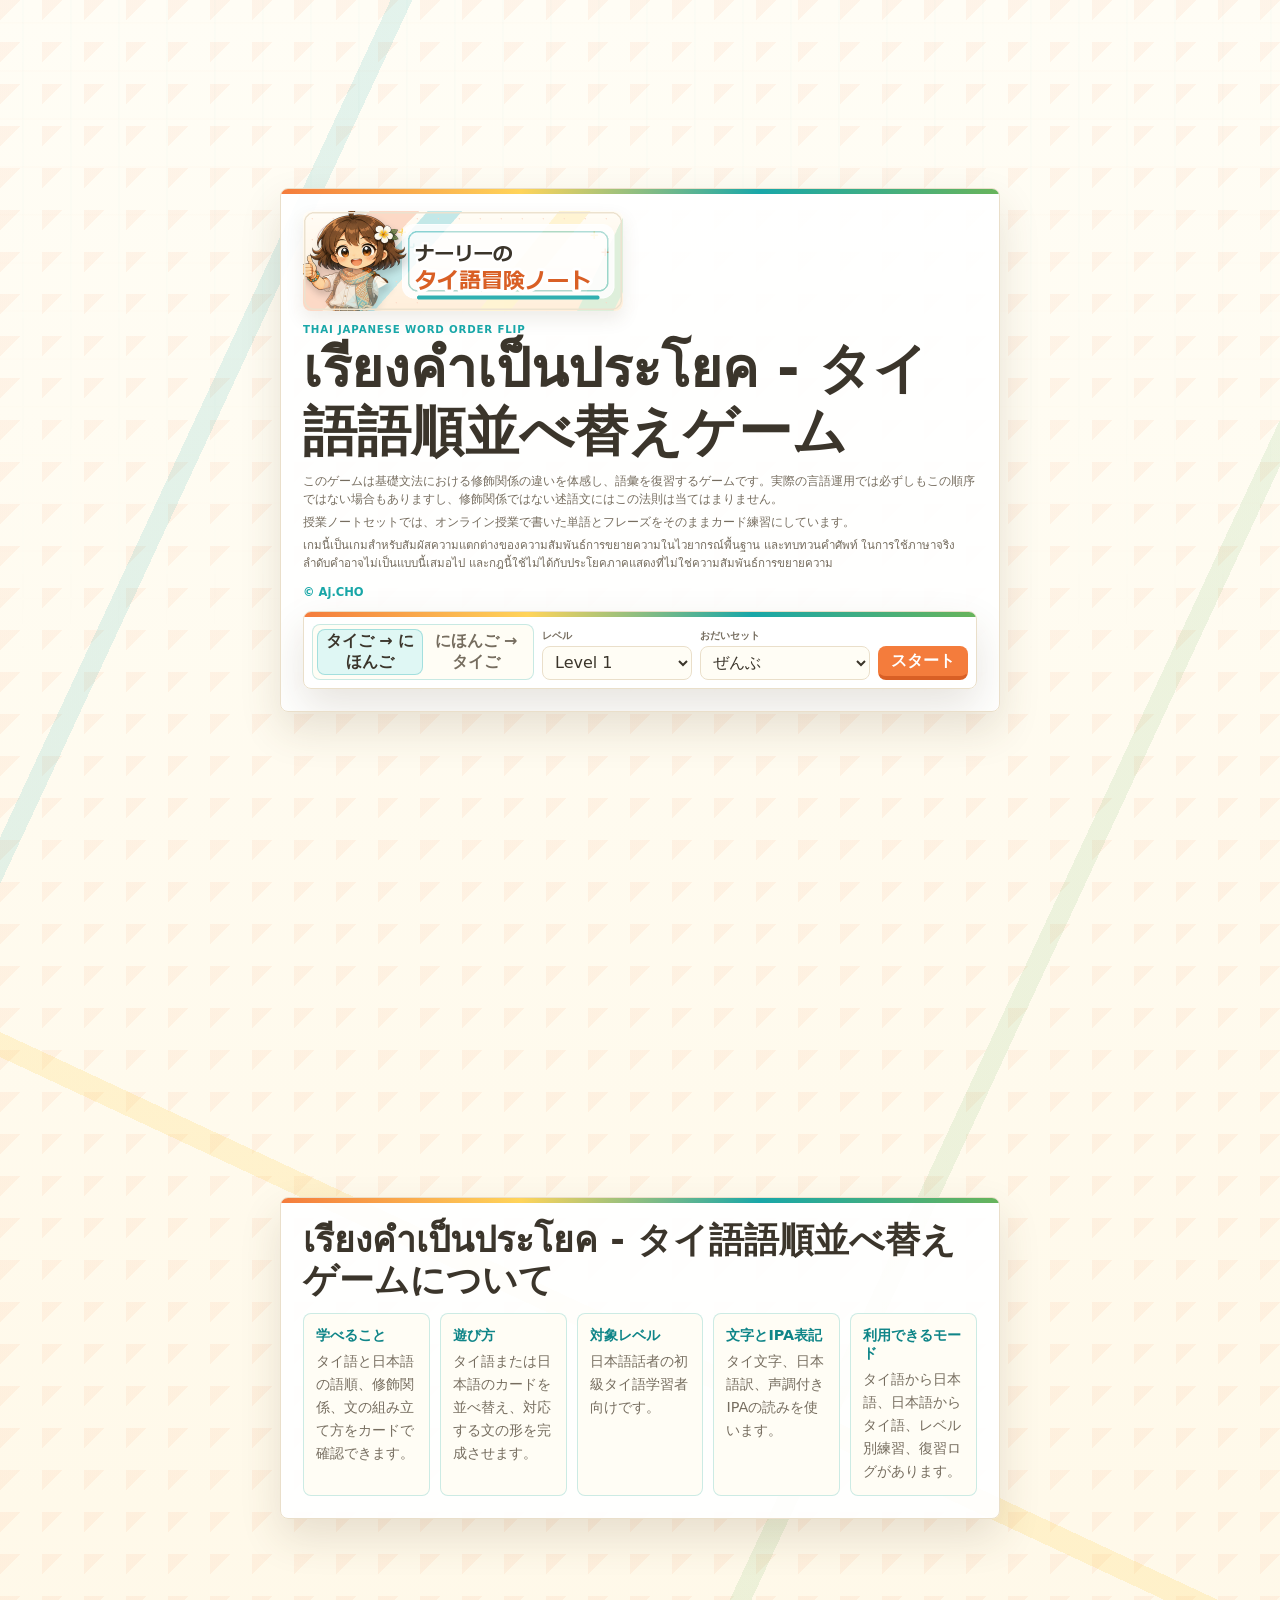
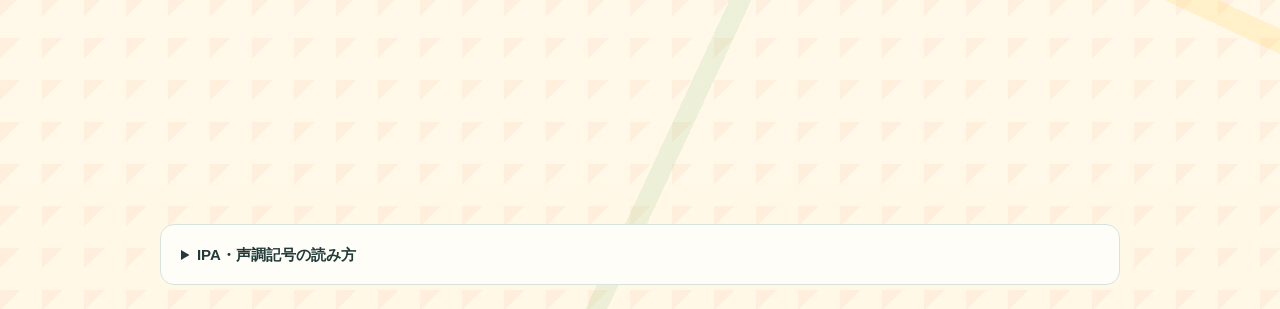
<file: games/rian/index.html>
<!doctype html>
<html lang="ja">
<head>
  <meta charset="utf-8">
  <meta name="viewport" content="width=device-width, initial-scale=1">
  <title>タイ語語順並べ替えゲーム | เรียงคำเป็นประโยค</title>
  <meta name="description" content="日本語とタイ語のカードを並べ替え、語順と修飾関係の違いを学ぶタイ語学習ゲームです。日本語話者向けに、タイ語の文構造を楽しく練習できます。">
  <link rel="canonical" href="https://cho999.github.io/thai-word-order-game/games/rian/">
  <meta property="og:type" content="website">
  <meta property="og:title" content="タイ語語順並べ替えゲーム | เรียงคำเป็นประโยค">
  <meta property="og:description" content="日本語とタイ語のカードを並べ替え、語順と修飾関係の違いを学ぶタイ語学習ゲームです。日本語話者向けの日本語 UI です。">
  <meta property="og:image" content="https://cho999.github.io/thai-word-order-game/assets/images/banners/nari-adventure-link-banner.png">
  <!-- Google Search Console verification: paste the exact meta tag from Search Console on the next line. Do not add a fake token. -->
  <link rel="stylesheet" href="../../assets/css/theme.css">
  <link rel="stylesheet" href="../../assets/css/components.css">
  <link rel="stylesheet" href="style.css">
  <link rel="stylesheet" href="../../assets/css/ipa.css">
</head>
<body class="nari-theme" data-game="rian">
  <section id="titleScreen" class="screen title-screen">
    <div class="title-panel">
      <a class="portal-banner-link" href="../../index.html" aria-label="ナーリーのタイ語冒険ノートへ">
        <img src="../../assets/images/banners/nari-adventure-link-banner.png" alt="ナーリーのタイ語冒険ノート">
      </a>
      <p class="eyebrow">Thai Japanese Word Order Flip</p>
      <h1>เรียงคำเป็นประโยค - タイ語語順並べ替えゲーム</h1>
      <div class="home-note">
        <p>このゲームは基礎文法における修飾関係の違いを体感し、語彙を復習するゲームです。実際の言語運用では必ずしもこの順序ではない場合もありますし、修飾関係ではない述語文にはこの法則は当てはまりません。</p>
        <p>授業ノートセットでは、オンライン授業で書いた単語とフレーズをそのままカード練習にしています。</p>
        <p>เกมนี้เป็นเกมสำหรับสัมผัสความแตกต่างของความสัมพันธ์การขยายความในไวยากรณ์พื้นฐาน และทบทวนคำศัพท์ ในการใช้ภาษาจริง ลำดับคำอาจไม่เป็นแบบนี้เสมอไป และกฎนี้ใช้ไม่ได้กับประโยคภาคแสดงที่ไม่ใช่ความสัมพันธ์การขยายความ</p>
      </div>
      <p class="copyright">© Aj.CHO</p>
      <div class="control-panel" aria-label="ゲームせってい">
        <div class="segmented" role="group" aria-label="がくしゅうモード">
          <button class="mode-button active" type="button" data-mode="thaiToJapanese">タイご → にほんご</button>
          <button class="mode-button" type="button" data-mode="japaneseToThai">にほんご → タイご</button>
        </div>

        <label class="field">
          <span>レベル</span>
          <select id="levelSelect">
            <option value="1">Level 1</option>
            <option value="2">Level 2</option>
            <option value="3">Level 3</option>
            <option value="4">Level 4</option>
            <option value="5">Level 5</option>
            <option value="6">Level 6</option>
          </select>
        </label>

        <label class="field">
          <span>おだいセット</span>
          <select id="deckSelect">
            <option value="all">ぜんぶ</option>
            <option value="lessonNote">授業ノート</option>
            <option value="wordOrder">語順きほん</option>
          </select>
        </label>

        <button id="startButton" class="primary-button" type="button">スタート</button>
      </div>
    </div>
  </section>

  <main id="gameScreen" class="app hidden">
    <header class="topbar">
      <a class="portal-link compact" href="../../index.html">ホーム</a>
      <div class="scoreboard">
        <div>
          <span>レベル</span>
          <strong id="streak">Lv1 0/3</strong>
        </div>
        <div>
          <span>せいかい</span>
          <strong id="score">0</strong>
        </div>
        <div>
          <span>ミス</span>
          <strong id="misses">0/4</strong>
        </div>
      </div>
    </header>

    <section class="challenge" aria-label="おだい">
      <div class="challenge-meta compact-meta">
        <span id="roundLabel"></span>
        <span id="motto"></span>
      </div>
      <div class="prompt-card">
        <p id="promptMain" class="prompt-main">スタートをおしてください</p>
        <p id="promptReading" class="prompt-reading">カードをならべかえて、ごじゅんをたいかんしましょう</p>
      </div>
      <div class="timer-row">
        <span id="timerText">0.0</span>
        <div class="timer-track" aria-hidden="true">
          <div id="timerBar"></div>
        </div>
      </div>
    </section>

    <section class="play-area" aria-label="カードば">
      <div class="area-heading">
        <h2></h2>
        <button id="clearButton" class="ghost-button" type="button">てふだをもどす</button>
      </div>
      <div id="pool" class="card-grid" aria-label="シャッフルされたカード"></div>
    </section>

    <section class="hand-area" aria-label="てふだ">
      <div class="area-heading">
        <h2></h2>
      </div>
      <div id="hand" class="hand-zone" aria-label="かいとうらん"></div>
      <p id="message" class="message">カードはドラッグ、またはクリックでいどうできます。</p>
    </section>
  </main>

  <section id="reviewScreen" class="screen review-screen hidden">
    <div class="title-panel">
      <a class="portal-link" href="../../index.html">← ホームへ</a>
      <p class="eyebrow">Review Log</p>
      <h1>ふくしゅう</h1>
      <div class="nari-result">
        <img src="../../assets/images/nari/chibi/chibi-cheer.png" alt="復習結果で応援するちびキャラのナーリー">
        <p>おつかれさま！まちがえたカードは、次の冒険の地図になるよ。</p>
      </div>
      <div id="reviewList" class="review-list"></div>
      <button id="backToTitleButton" class="primary-button" type="button">タイトルへ</button>
    </div>
  </section>

  <section class="screen">
    <div class="title-panel info-section" aria-labelledby="rianInfoTitle">
      <h2 id="rianInfoTitle">เรียงคำเป็นประโยค - タイ語語順並べ替えゲームについて</h2>
      <div class="info-grid">
        <article>
          <h3>学べること</h3>
          <p>タイ語と日本語の語順、修飾関係、文の組み立て方をカードで確認できます。</p>
        </article>
        <article>
          <h3>遊び方</h3>
          <p>タイ語または日本語のカードを並べ替え、対応する文の形を完成させます。</p>
        </article>
        <article>
          <h3>対象レベル</h3>
          <p>日本語話者の初級タイ語学習者向けです。</p>
        </article>
        <article>
          <h3>文字とIPA表記</h3>
          <p>タイ文字、日本語訳、声調付きIPAの読みを使います。</p>
        </article>
        <article>
          <h3>利用できるモード</h3>
          <p>タイ語から日本語、日本語からタイ語、レベル別練習、復習ログがあります。</p>
        </article>
      </div>
    </div>
  </section>

  <script src="../../shared/analytics.js"></script>
  <script src="script.js"></script>
<details class="ipa-guide"><summary>IPA・声調記号の読み方</summary><p>中声 ˧ ／低声 ˨˩ ／下降声 ˥˩ ／高声 ˦˥ ／上昇声 ˩˩˦。声調記号は音節末に付きます。ː は長母音、ʰ は有気音、ʔ は声門閉鎖、. は音節の区切りです。</p><p>単独の子音・母音の音素には声調を付けず、単語・文字名・練習音節に声調を付けています。</p><a href="../../pronunciation.html">発音表記と単語ごとの出典</a></details>
</body>
</html>
</file>
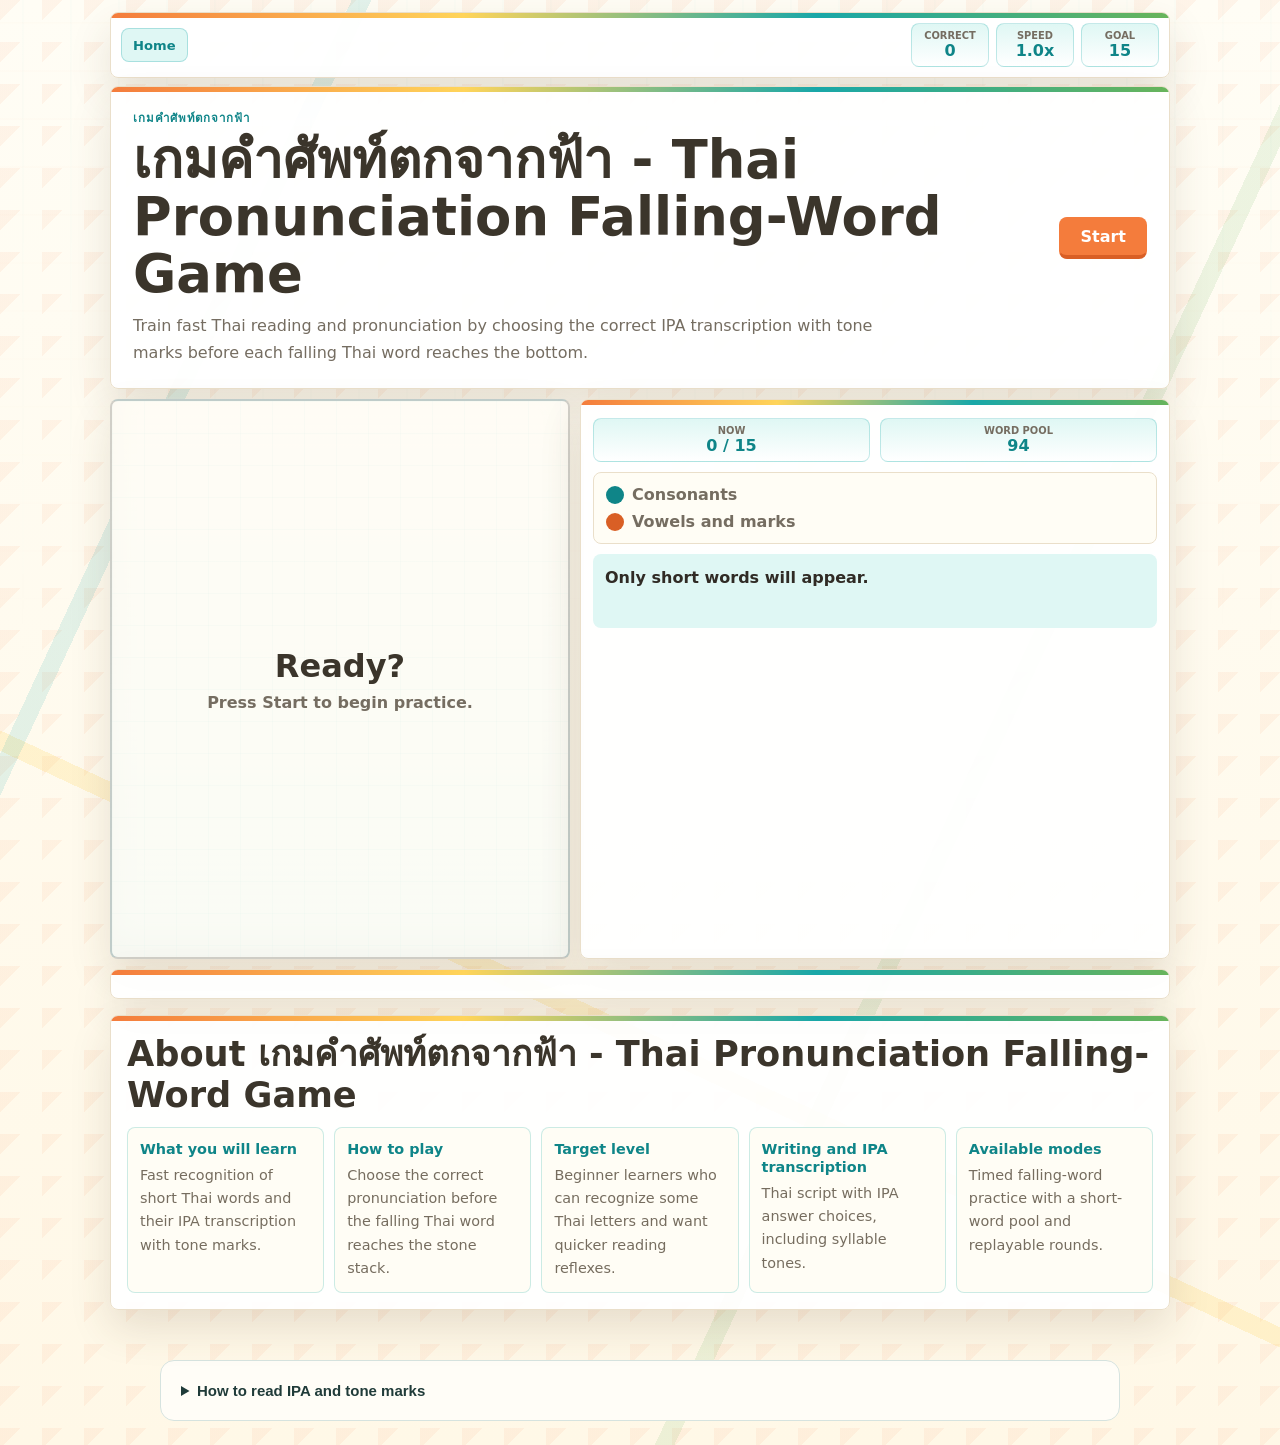
<file: games/tok-thai/index.html>
<!doctype html>
<html lang="en">
<head>
  <meta charset="utf-8">
  <meta name="viewport" content="width=device-width, initial-scale=1">
  <title>Thai Pronunciation Falling-Word Game | เกมคำศัพท์ตกจากฟ้า</title>
  <meta name="description" content="Practice Thai reading speed and pronunciation in a falling-word game. Match Thai words with the correct IPA transcription with tone marks before time runs out.">
  <link rel="canonical" href="https://cho999.github.io/thai-word-order-game/games/tok-thai/">
  <meta property="og:type" content="website">
  <meta property="og:title" content="Thai Pronunciation Falling-Word Game | เกมคำศัพท์ตกจากฟ้า">
  <meta property="og:description" content="Practice Thai reading speed and pronunciation in a falling-word game. Match Thai words with the correct IPA transcription with tone marks before time runs out.">
  <meta property="og:image" content="https://cho999.github.io/thai-word-order-game/assets/images/banners/nari-adventure-link-banner.png">
  <!-- Google Search Console verification: paste the exact meta tag from Search Console on the next line. Do not add a fake token. -->
  <link rel="stylesheet" href="../../assets/css/theme.css">
  <link rel="stylesheet" href="../../assets/css/components.css">
  <link rel="stylesheet" href="style.css">
  <link rel="stylesheet" href="../../assets/css/ipa.css">
</head>
<body class="nari-theme" data-game="ron-kham-sap">
  <main class="game-shell">
    <header class="topbar">
      <a class="portal-link" href="../../index.html">Home</a>
      <div class="score-strip" aria-label="score">
        <div><span>Correct</span><strong id="correctCount">0</strong></div>
        <div><span>Speed</span><strong id="speedLabel">1.0x</strong></div>
        <div><span>Goal</span><strong>15</strong></div>
      </div>
    </header>

    <section class="intro">
      <div>
        <p class="eyebrow">เกมคำศัพท์ตกจากฟ้า</p>
        <h1>เกมคำศัพท์ตกจากฟ้า - Thai Pronunciation Falling-Word Game</h1>
        <p class="lead">Train fast Thai reading and pronunciation by choosing the correct IPA transcription with tone marks before each falling Thai word reaches the bottom.</p>
      </div>
      <button id="startButton" class="primary-button" type="button">Start</button>
    </section>

    <section class="play-layout" aria-label="game">
      <div class="well-wrap">
        <div id="well" class="well" aria-live="polite">
          <div class="well-grid" aria-hidden="true"></div>
          <div id="fallingWord" class="falling-word hidden"></div>
          <div id="stoneStack" class="stone-stack" aria-hidden="true"></div>
          <div id="wellMessage" class="well-message">
            <strong>Ready?</strong>
            <span>Press Start to begin practice.</span>
          </div>
        </div>
      </div>

      <aside class="side-panel">
        <div class="mini-card">
          <span>Now</span>
          <strong id="roundLabel">0 / 15</strong>
        </div>
        <div class="mini-card">
          <span>Word pool</span>
          <strong id="poolLabel">0</strong>
        </div>
        <div class="legend" aria-label="letter colors">
          <div><i class="legend-consonant"></i>Consonants</div>
          <div><i class="legend-vowel"></i>Vowels and marks</div>
        </div>
        <p id="feedback" class="feedback">Only short words will appear.</p>
      </aside>
    </section>

    <section class="choice-panel" aria-label="choices">
      <div id="choiceGrid" class="choice-grid"></div>
    </section>

    <section id="resultPanel" class="result-panel hidden" aria-live="polite">
      <div class="result-head">
        <div>
          <p class="eyebrow">Clear</p>
          <h2>15 Words Cleared</h2>
        </div>
        <img src="../../assets/images/nari/chibi/chibi-cheer.png" alt="Nari cheering after the falling-word game">
      </div>
      <p id="resultText" class="result-text"></p>
      <div id="mistakeList" class="mistake-list"></div>
      <button id="againButton" class="ghost-button" type="button">Play again</button>
    </section>
    <section class="info-section" aria-labelledby="ronInfoTitle">
      <h2 id="ronInfoTitle">About เกมคำศัพท์ตกจากฟ้า - Thai Pronunciation Falling-Word Game</h2>
      <div class="info-grid">
        <article>
          <h3>What you will learn</h3>
          <p>Fast recognition of short Thai words and their IPA transcription with tone marks.</p>
        </article>
        <article>
          <h3>How to play</h3>
          <p>Choose the correct pronunciation before the falling Thai word reaches the stone stack.</p>
        </article>
        <article>
          <h3>Target level</h3>
          <p>Beginner learners who can recognize some Thai letters and want quicker reading reflexes.</p>
        </article>
        <article>
          <h3>Writing and IPA transcription</h3>
          <p>Thai script with IPA answer choices, including syllable tones.</p>
        </article>
        <article>
          <h3>Available modes</h3>
          <p>Timed falling-word practice with a short-word pool and replayable rounds.</p>
        </article>
      </div>
    </section>
  </main>

  <script src="../../shared/analytics.js"></script>
  <script src="script.js"></script>
<details class="ipa-guide"><summary>How to read IPA and tone marks</summary><p>Mid ˧ · Low ˨˩ · Falling ˥˩ · High ˦˥ · Rising ˩˩˦. Tone marks follow each syllable. ː = long vowel; ʰ = aspiration; ʔ = glottal stop; . = syllable boundary.</p><p>Words, letter names and practice syllables carry tones. Individual consonant and vowel sounds do not have an inherent tone.</p><a href="../../pronunciation.html">Pronunciation guide and word-by-word sources</a></details>
</body>
</html>
</file>
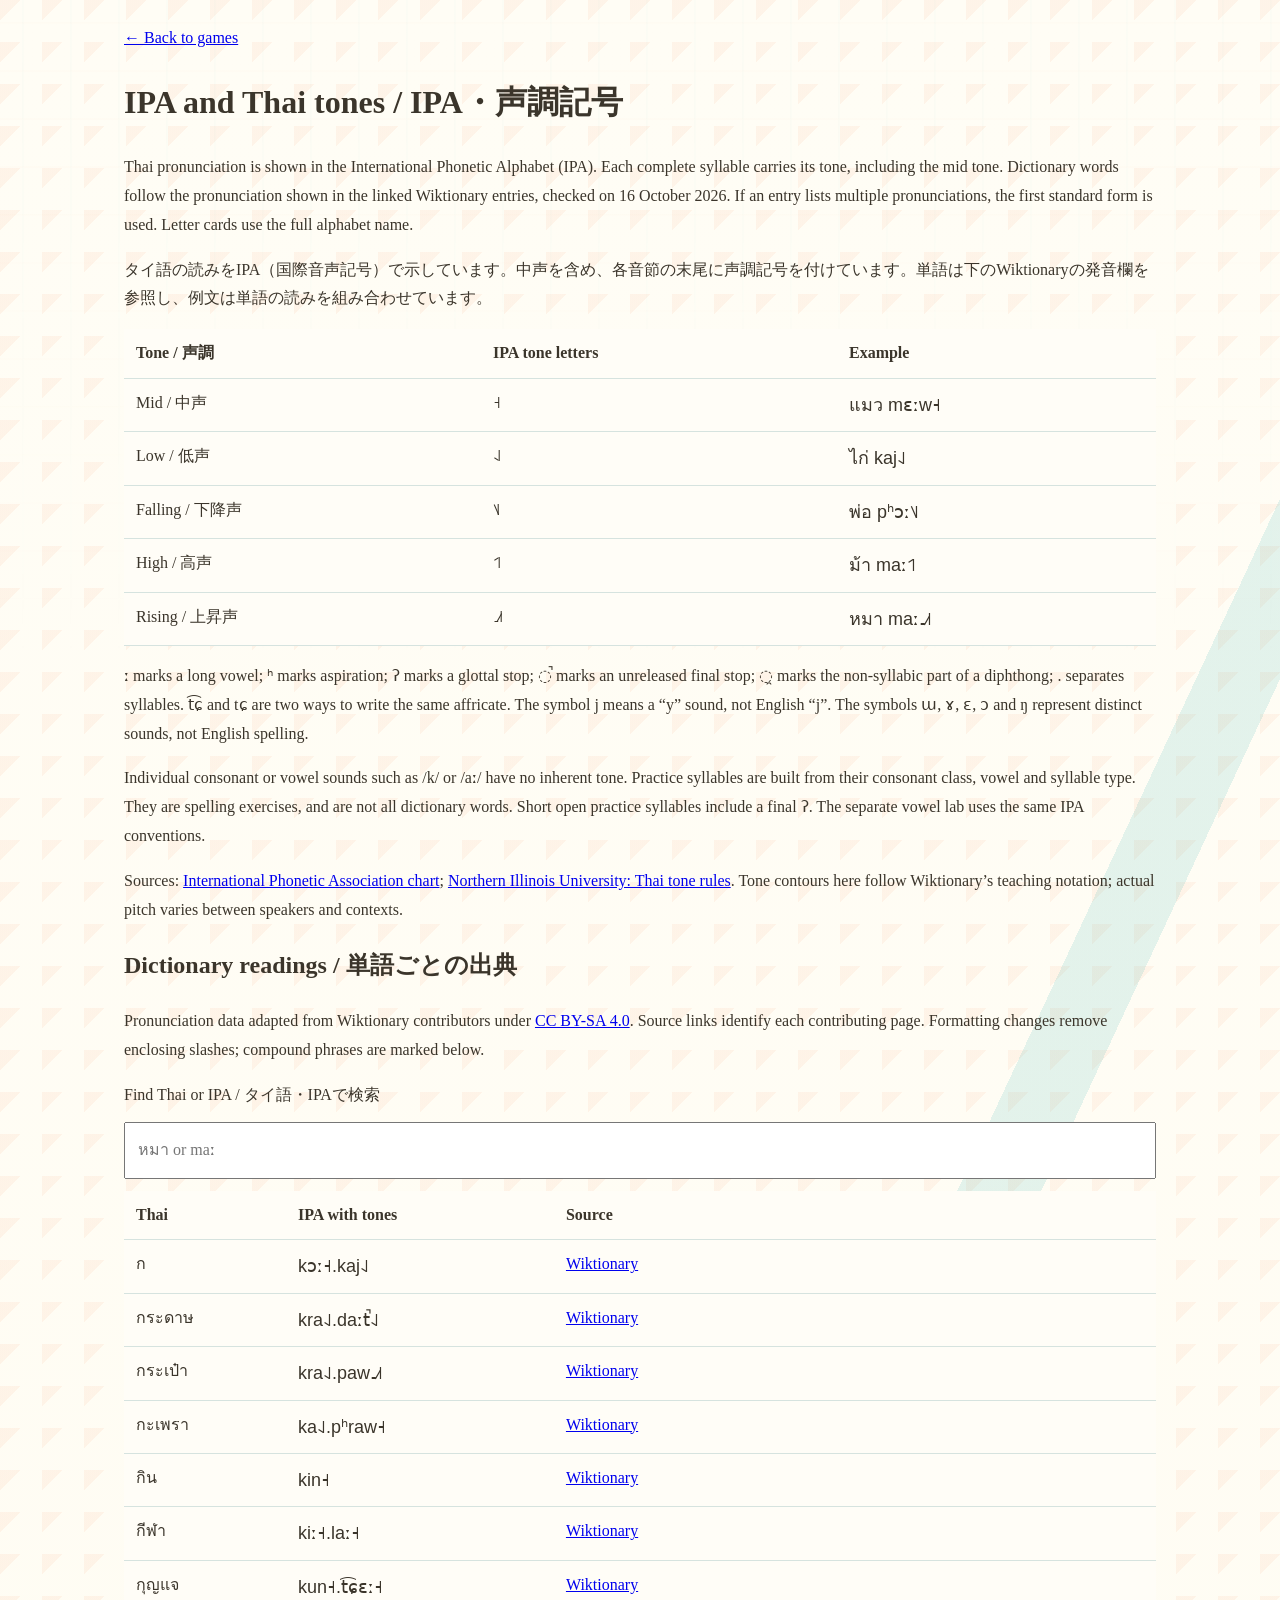
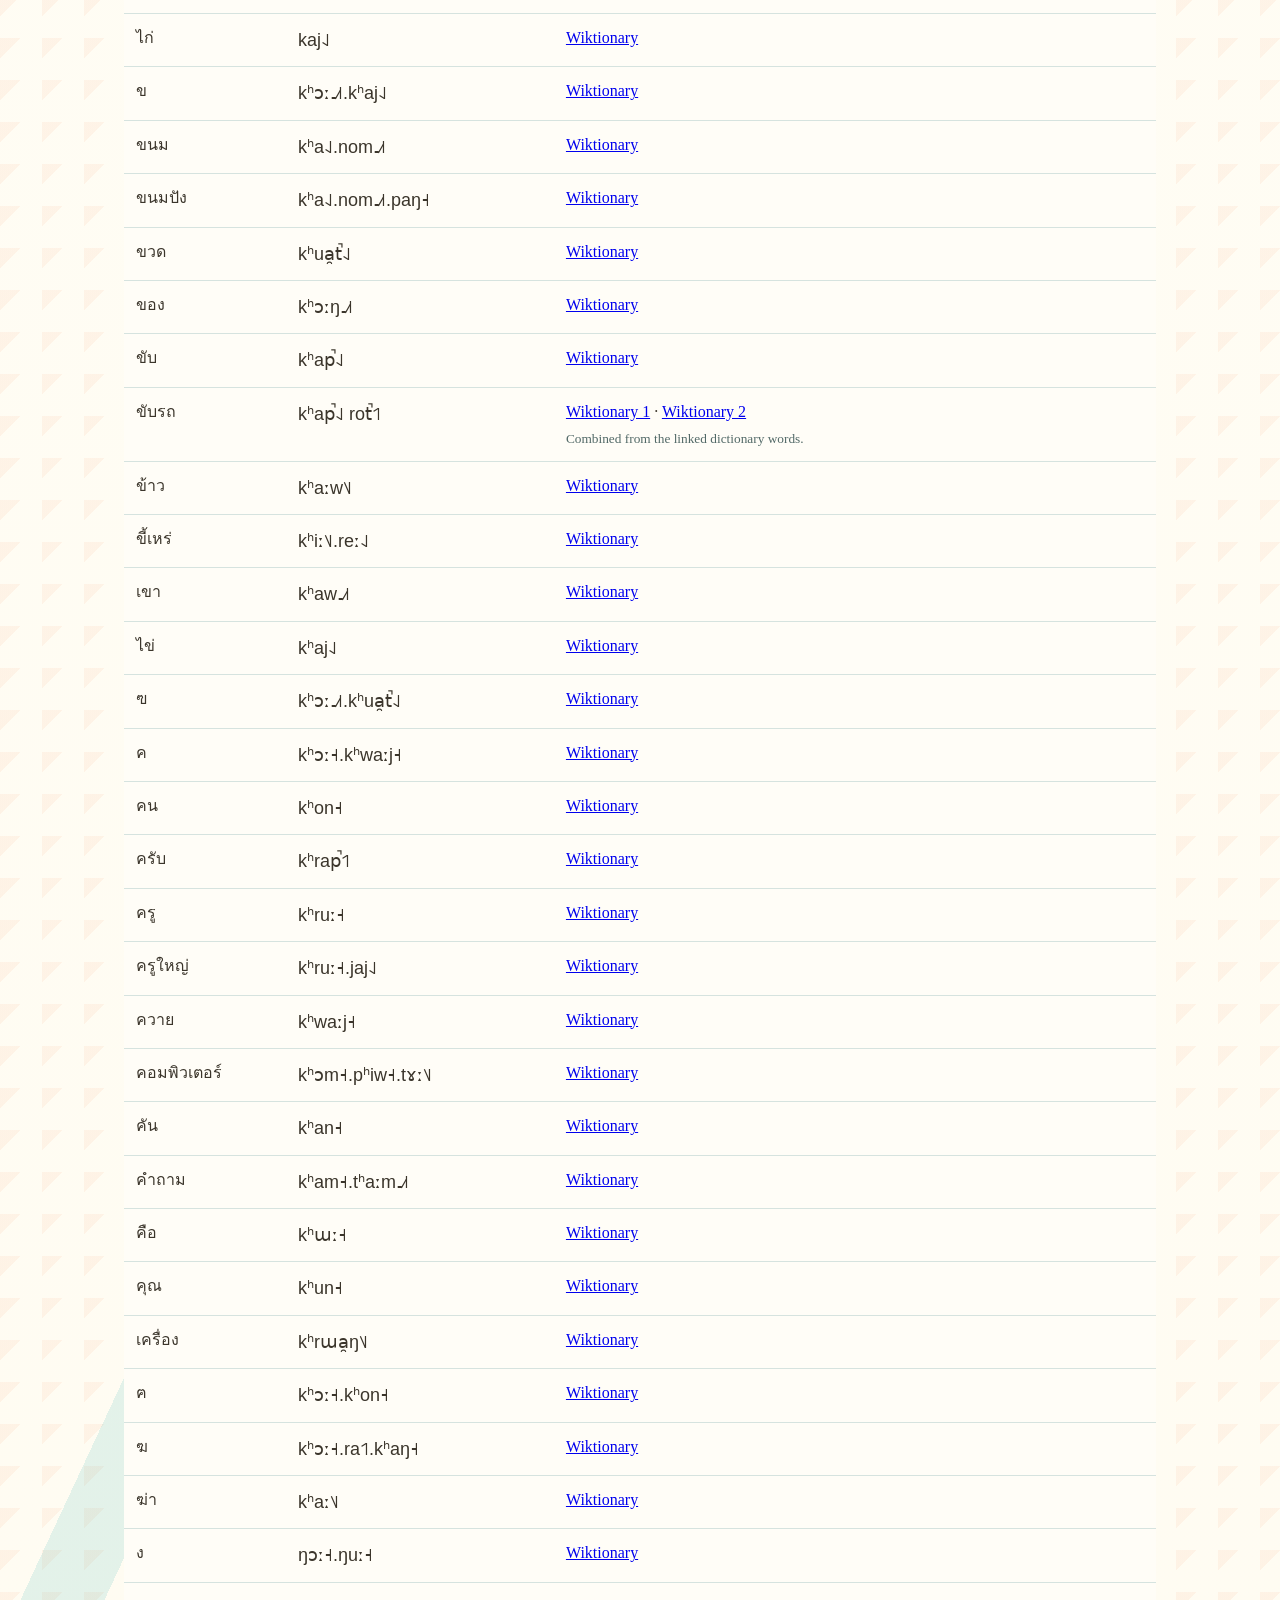
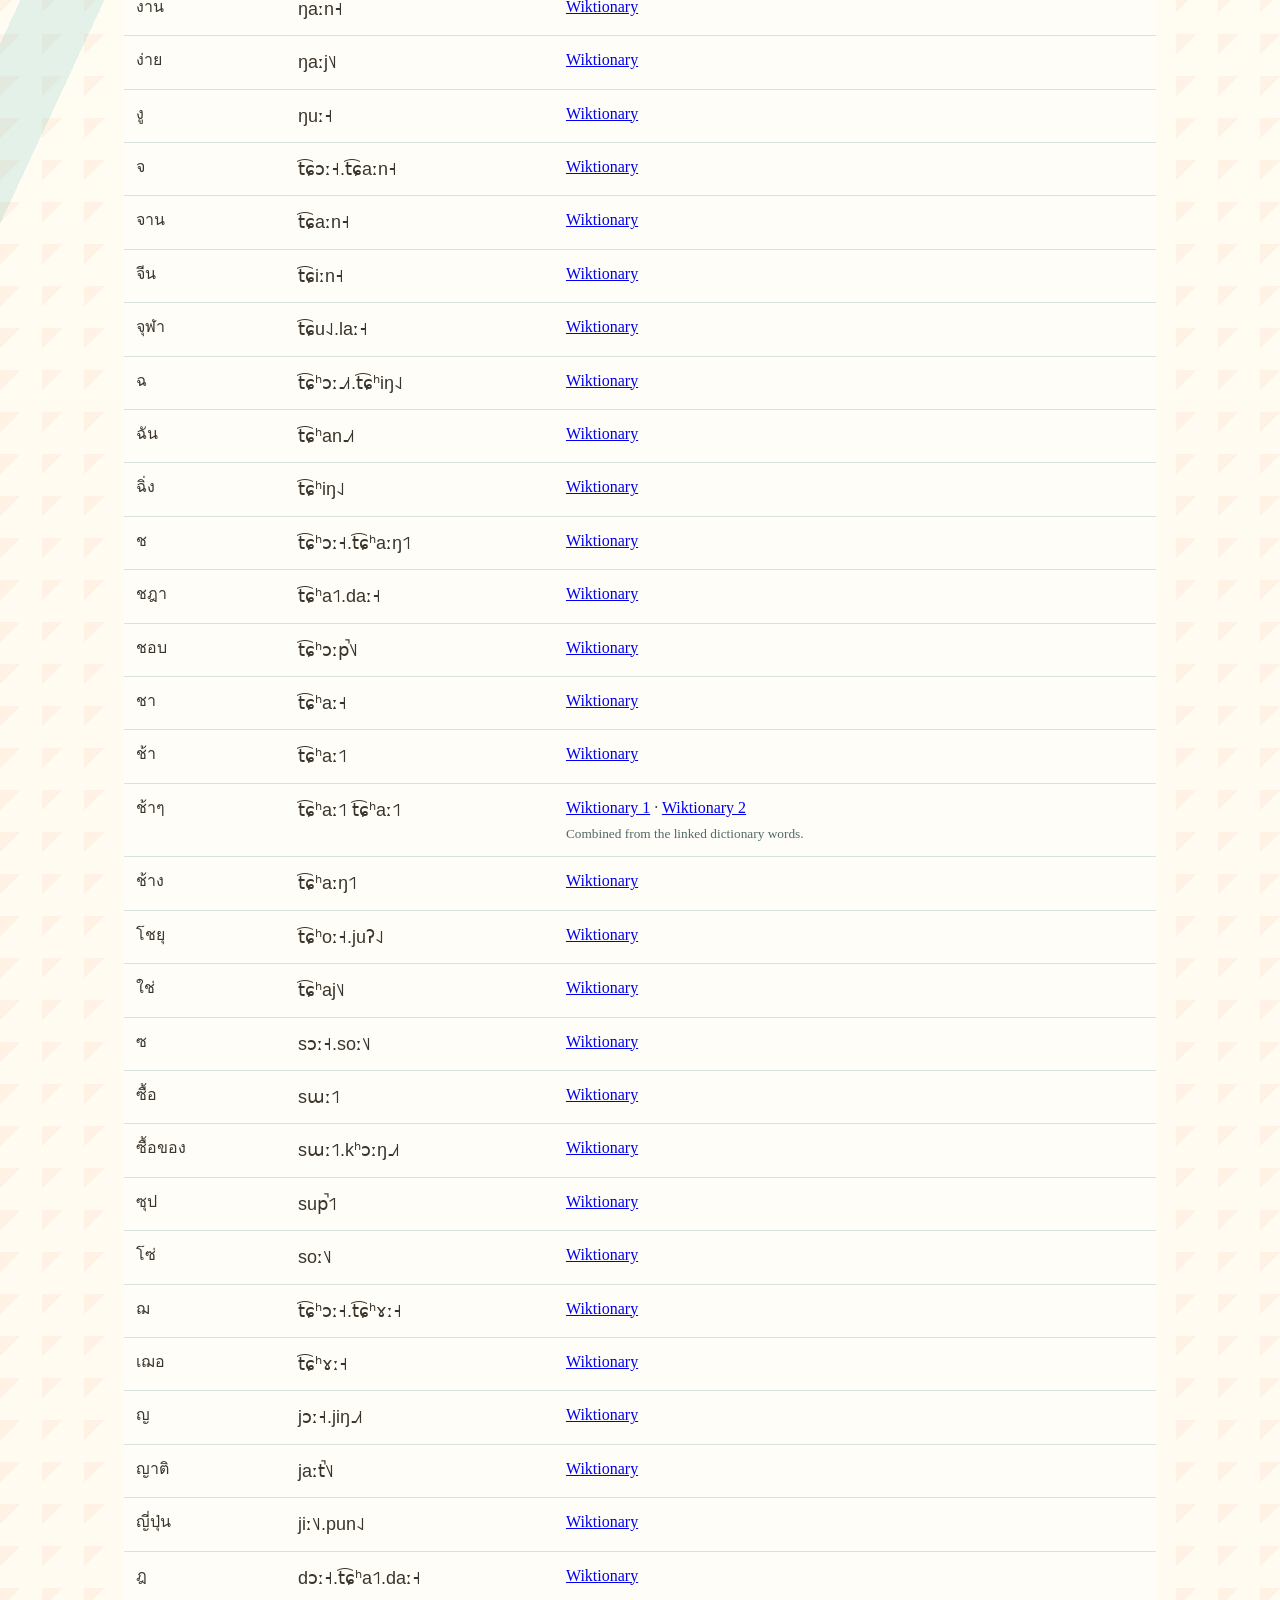
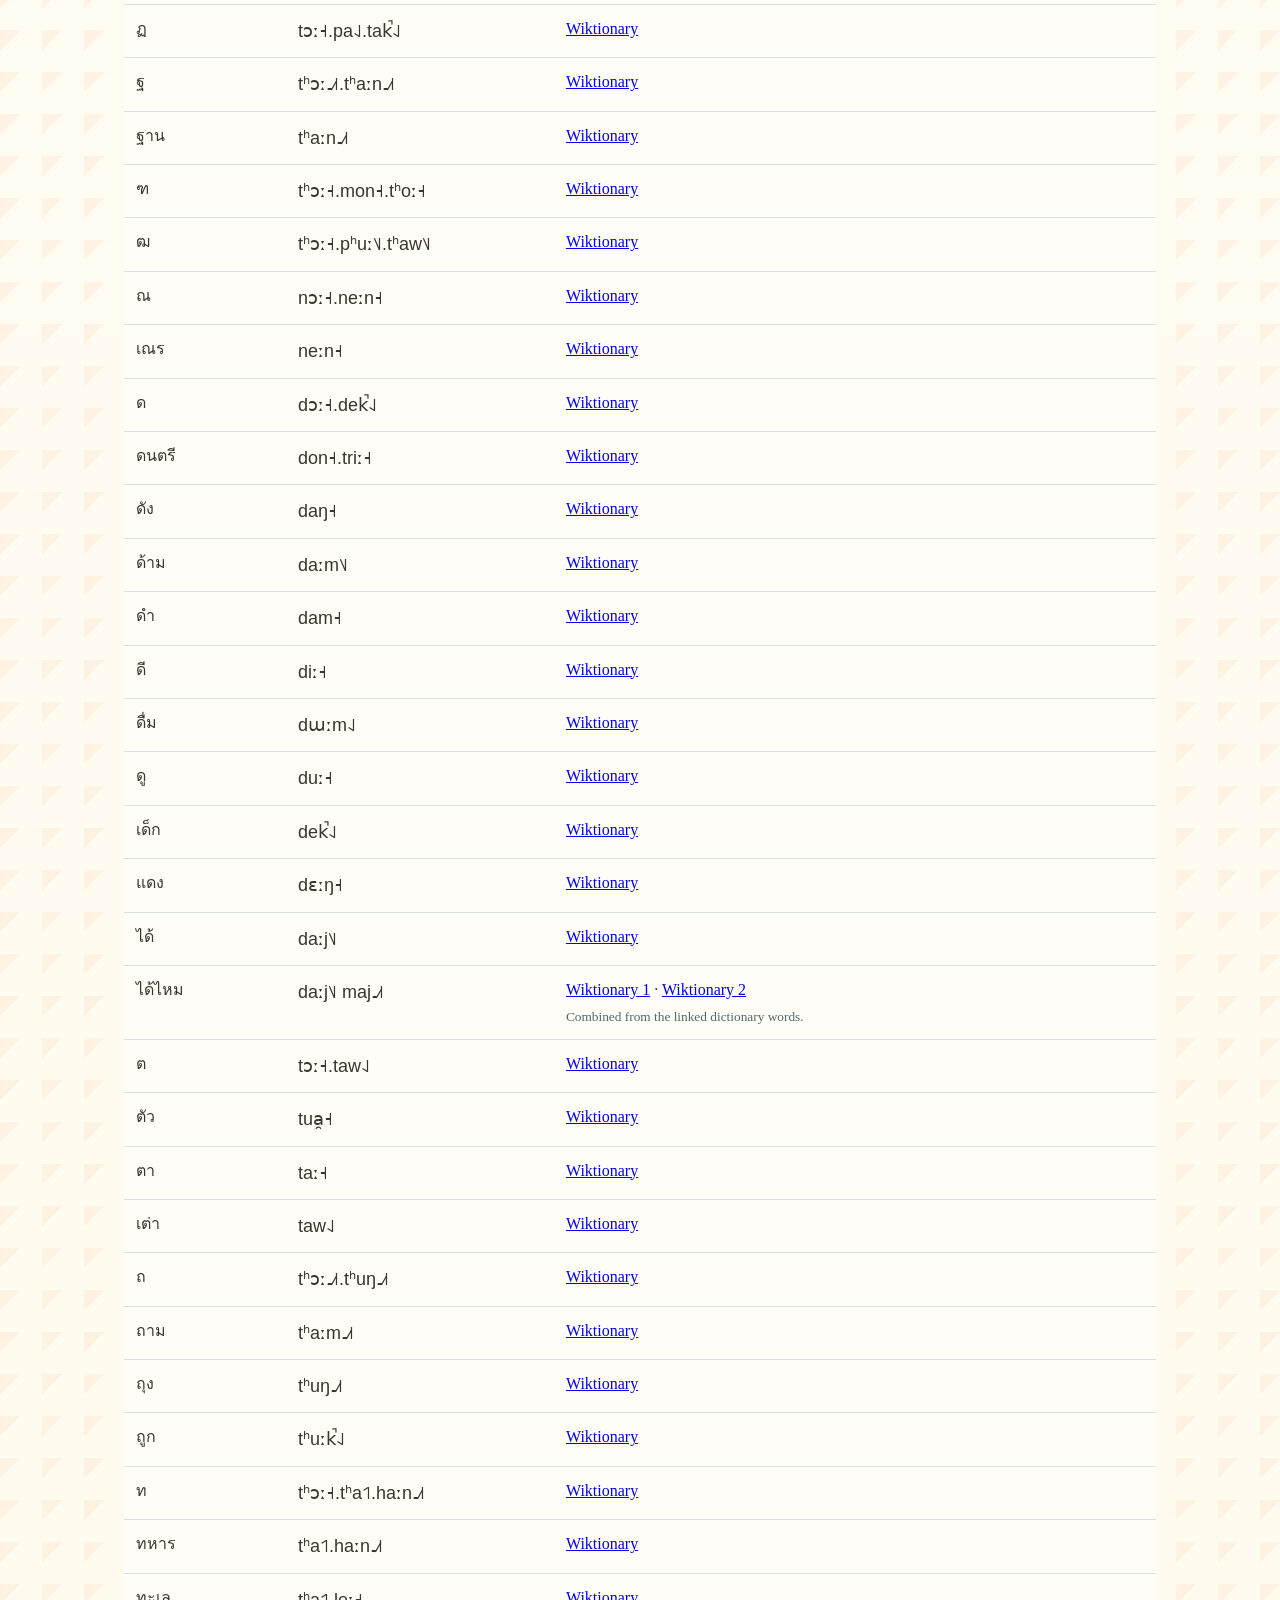
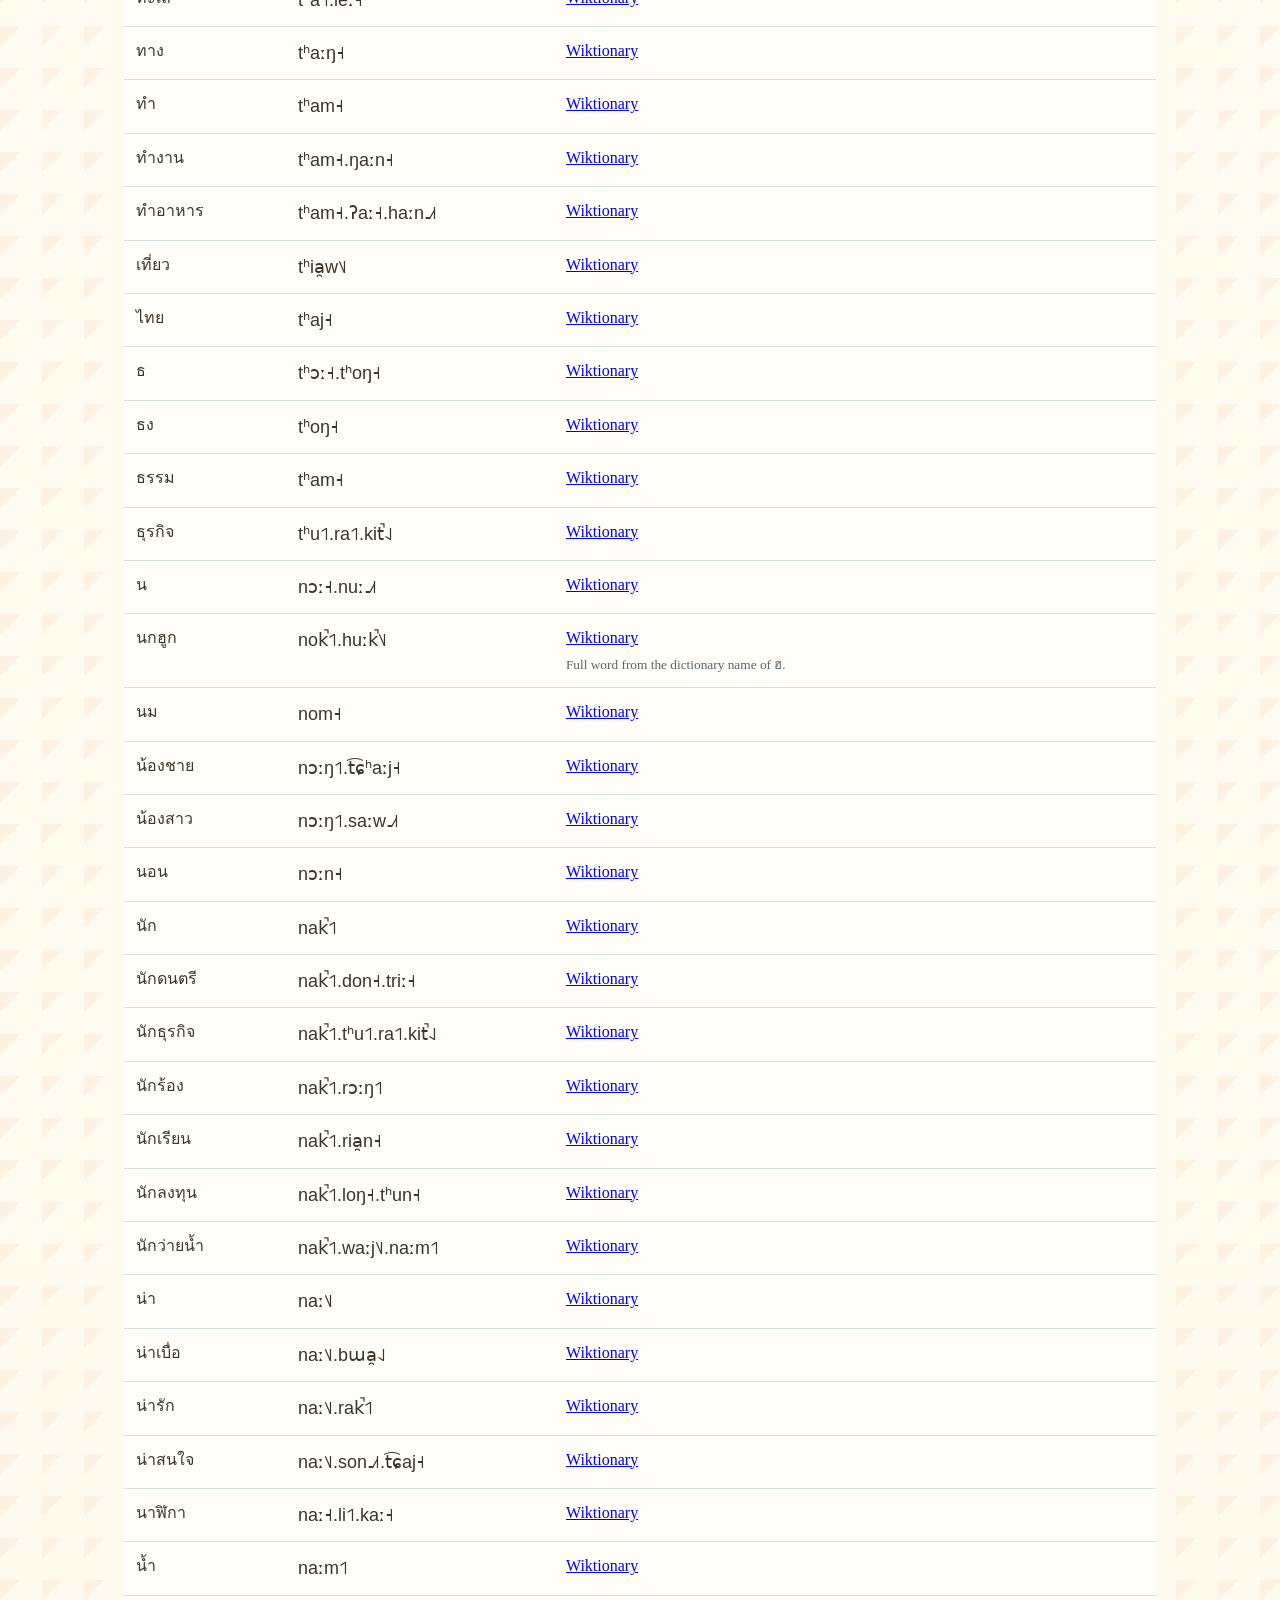
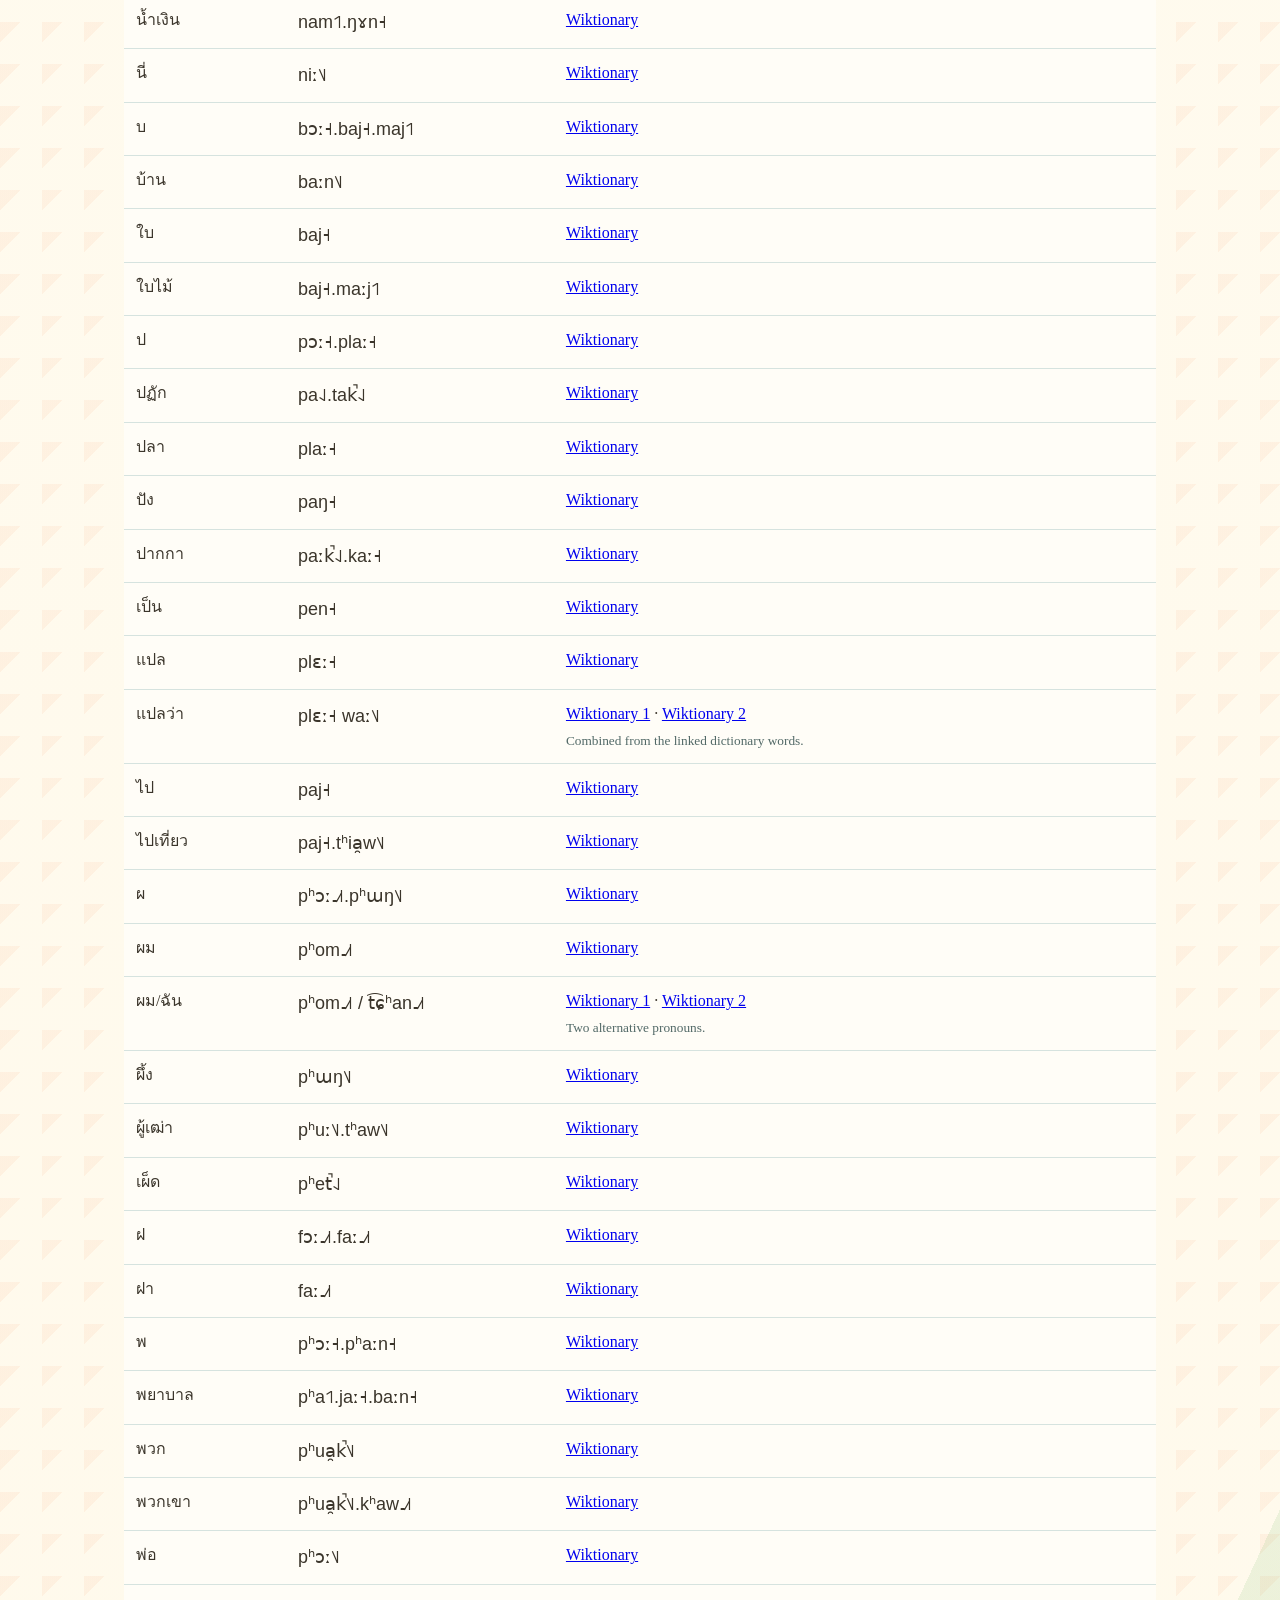
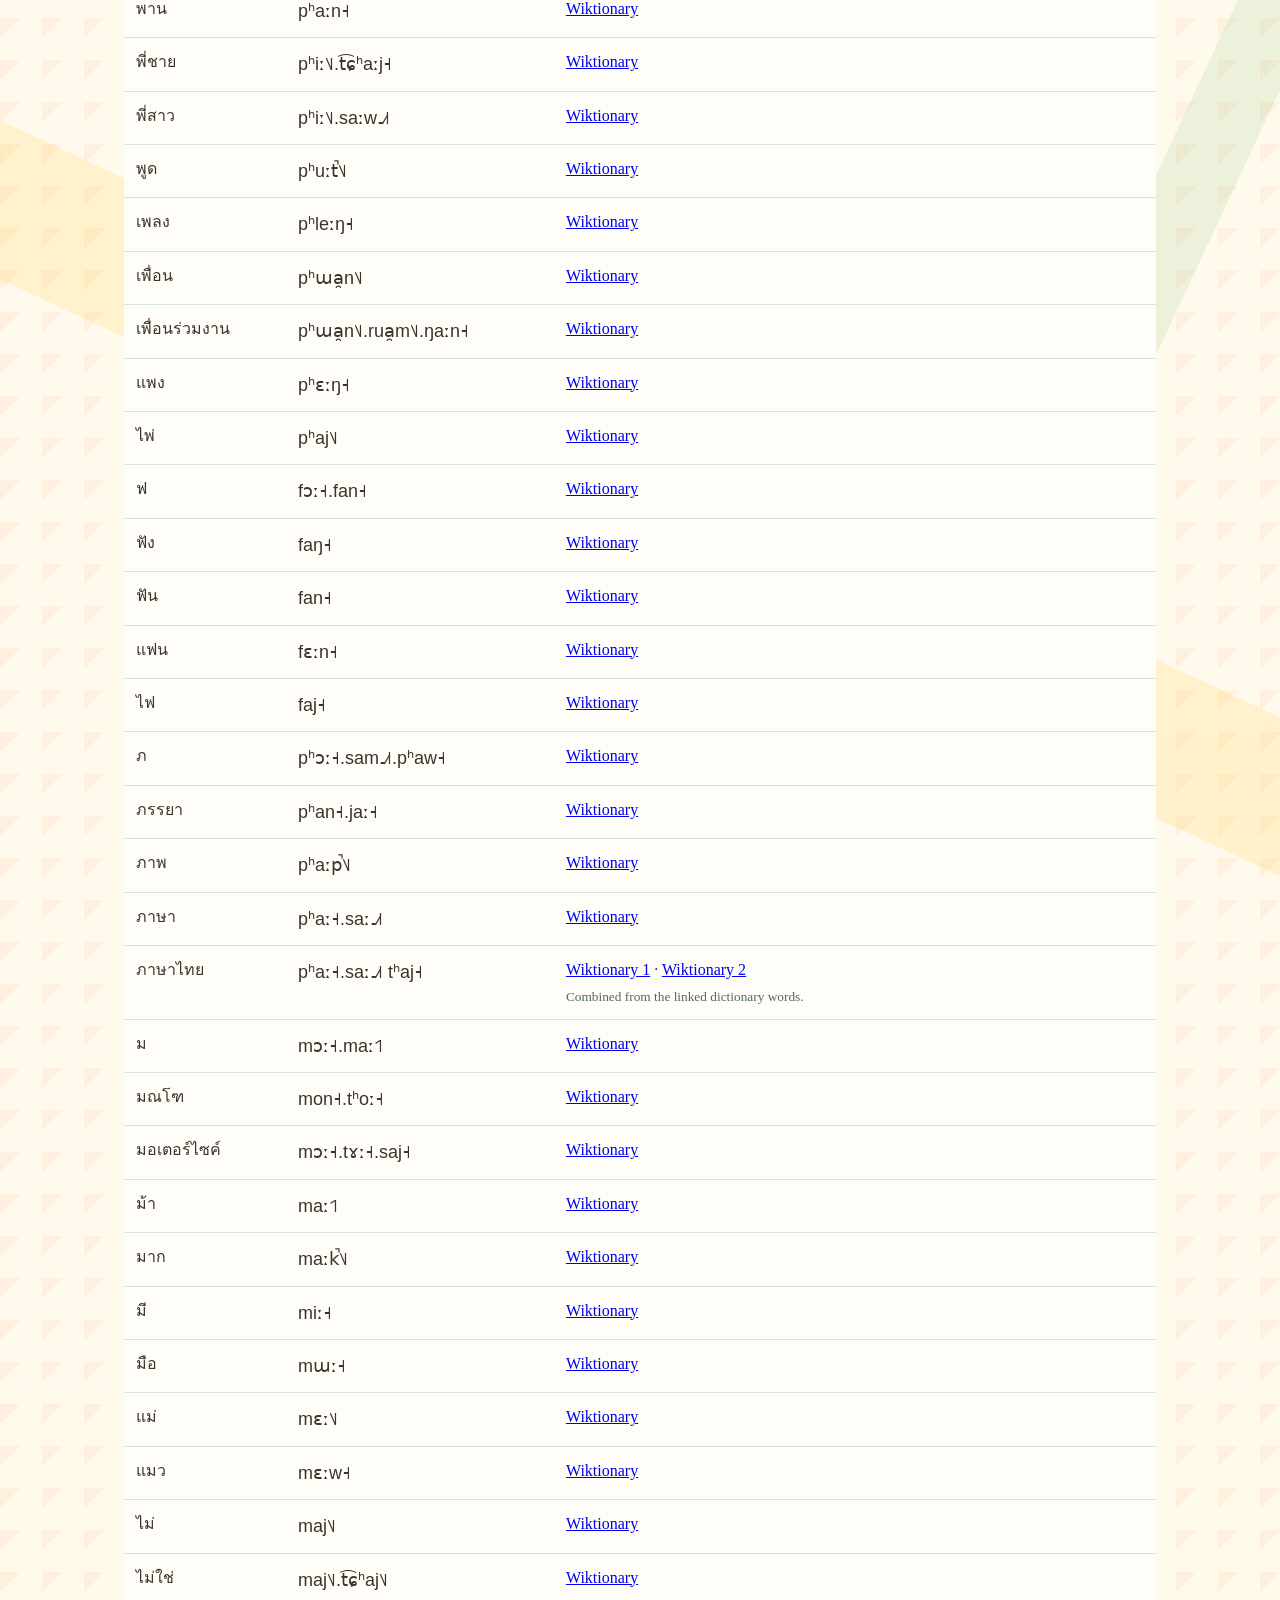
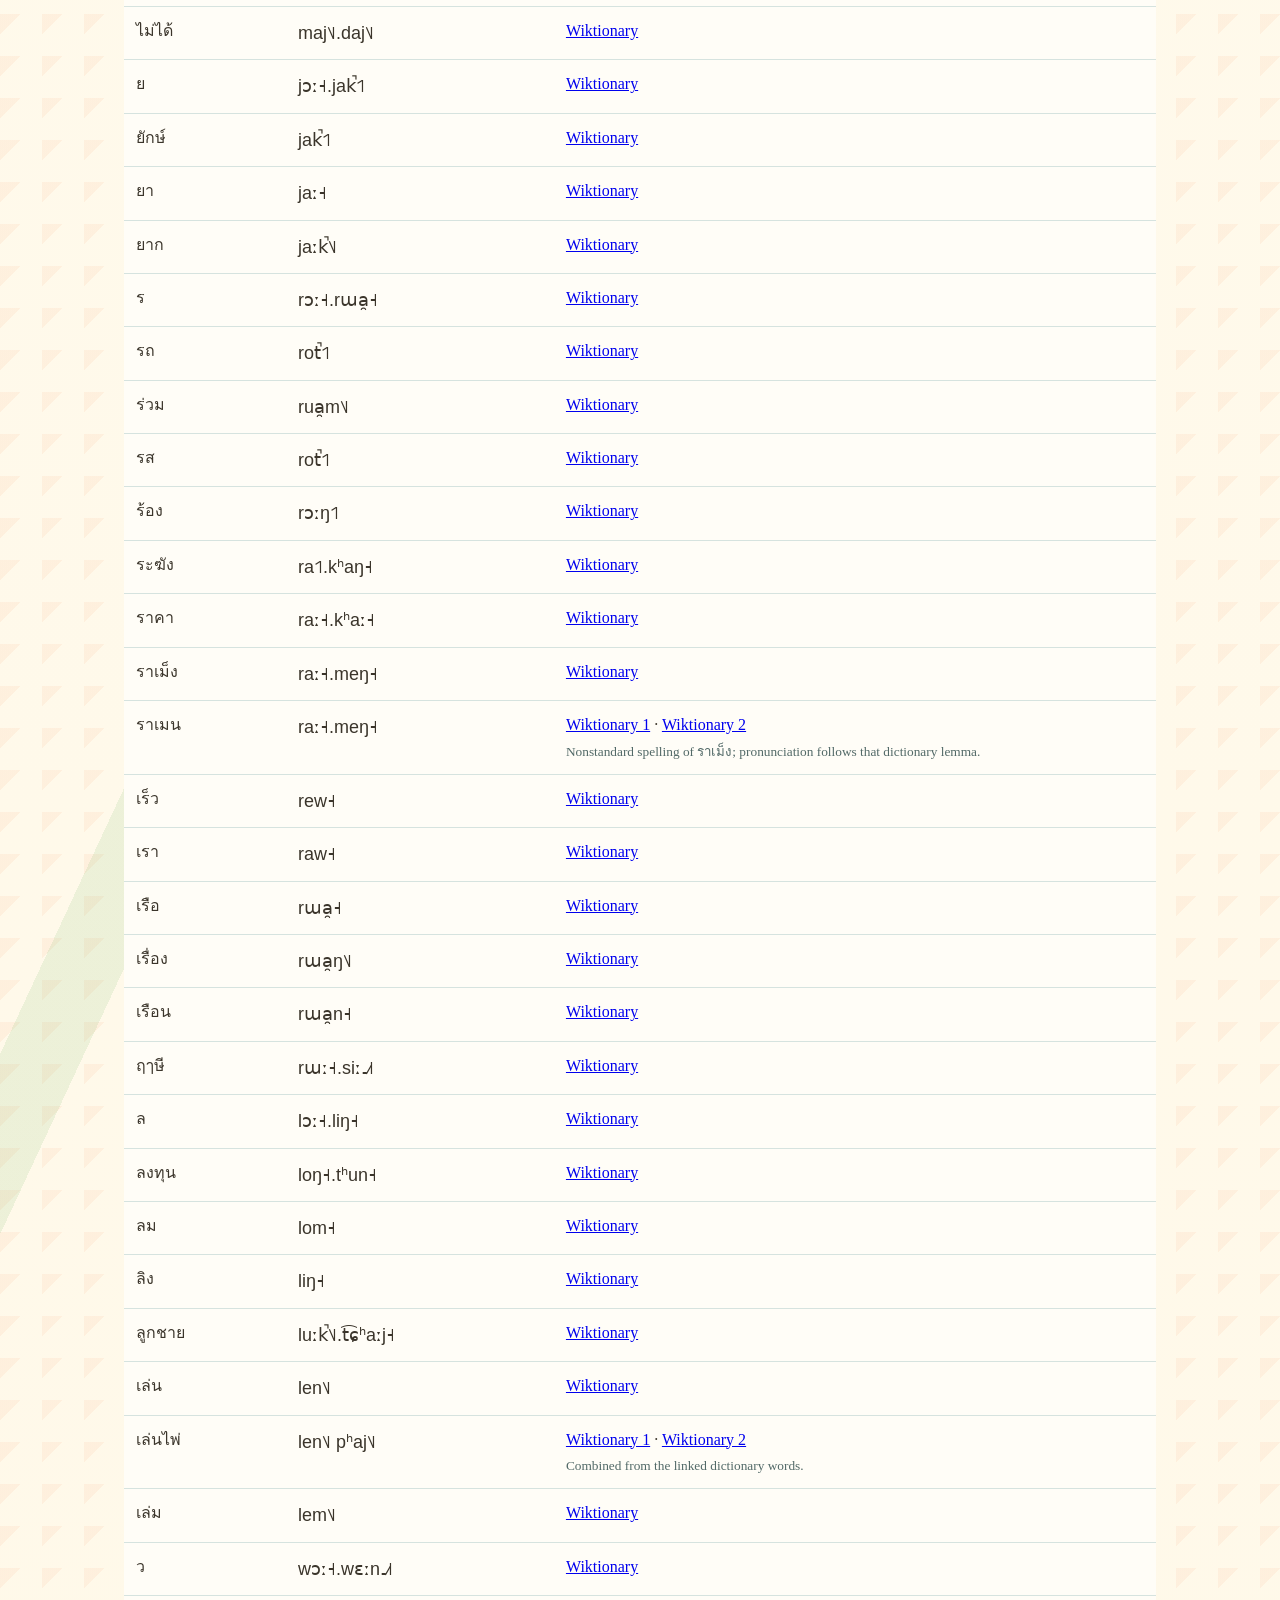
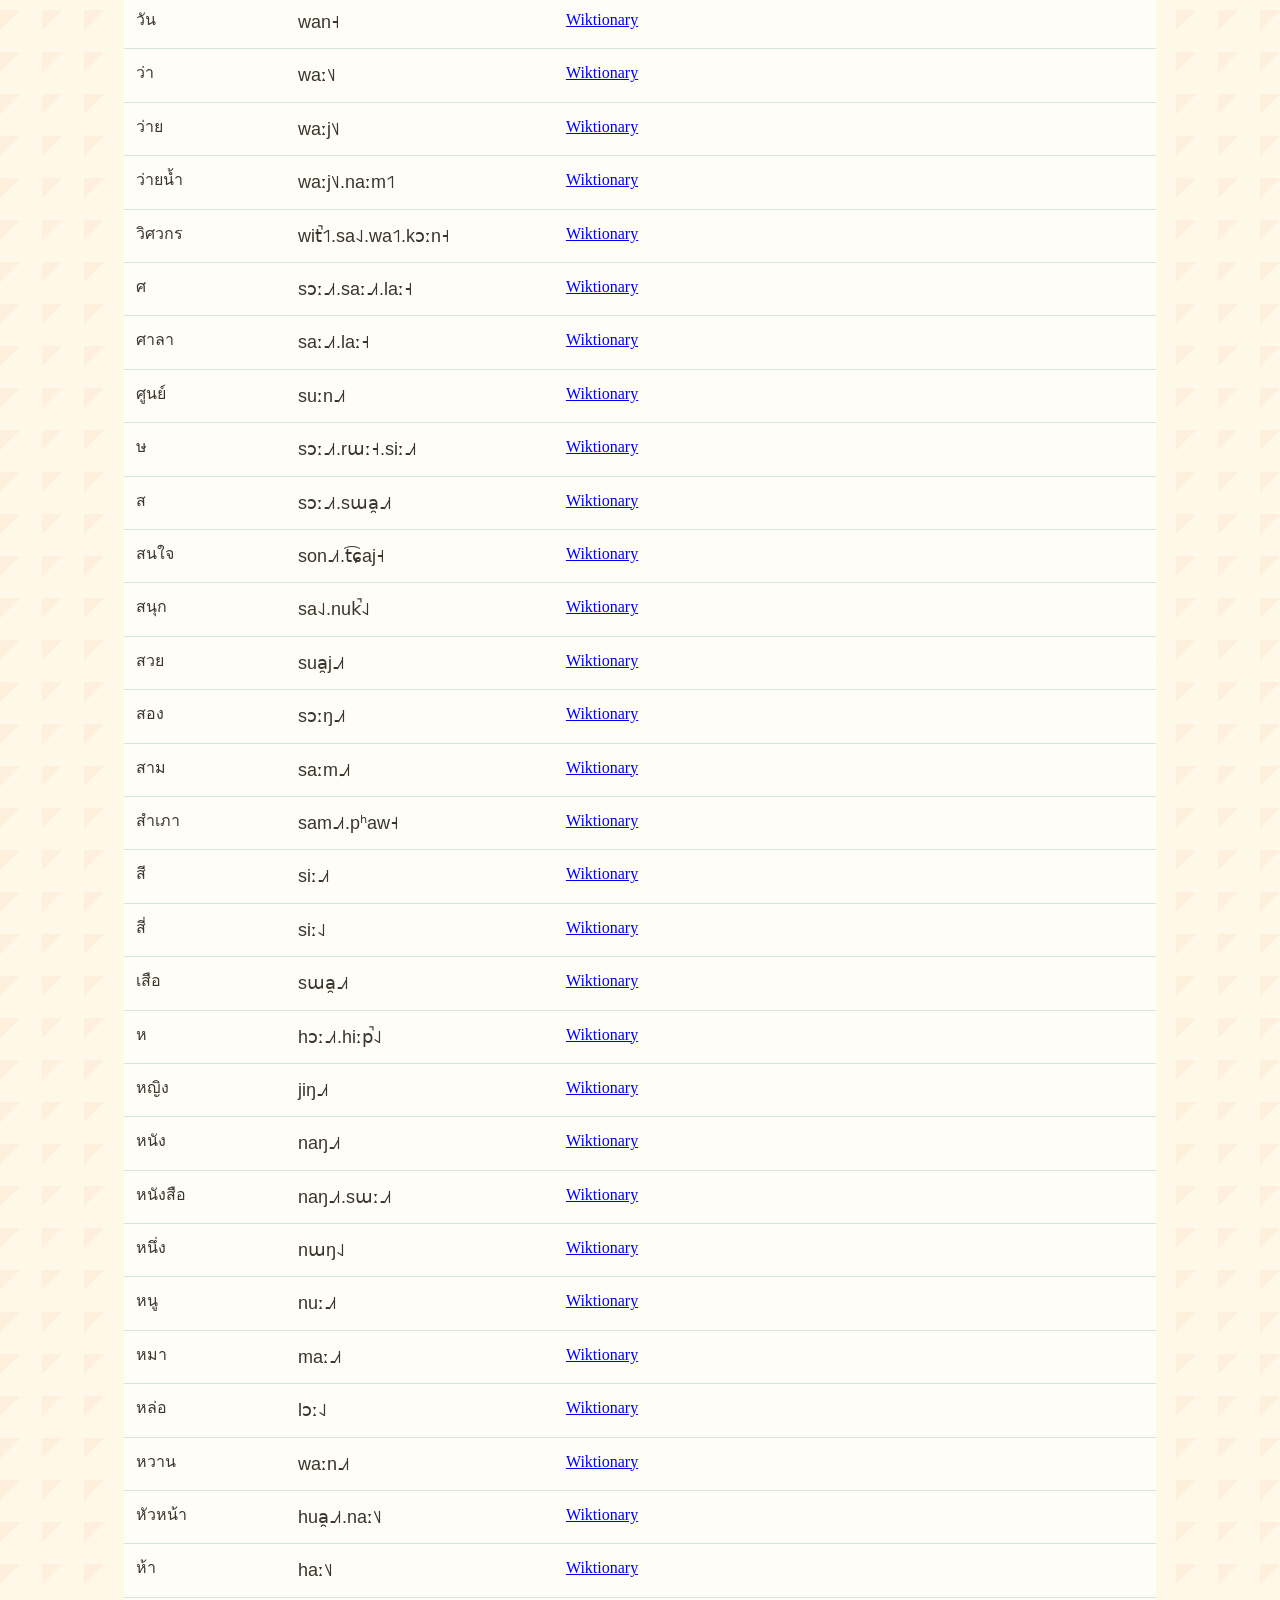
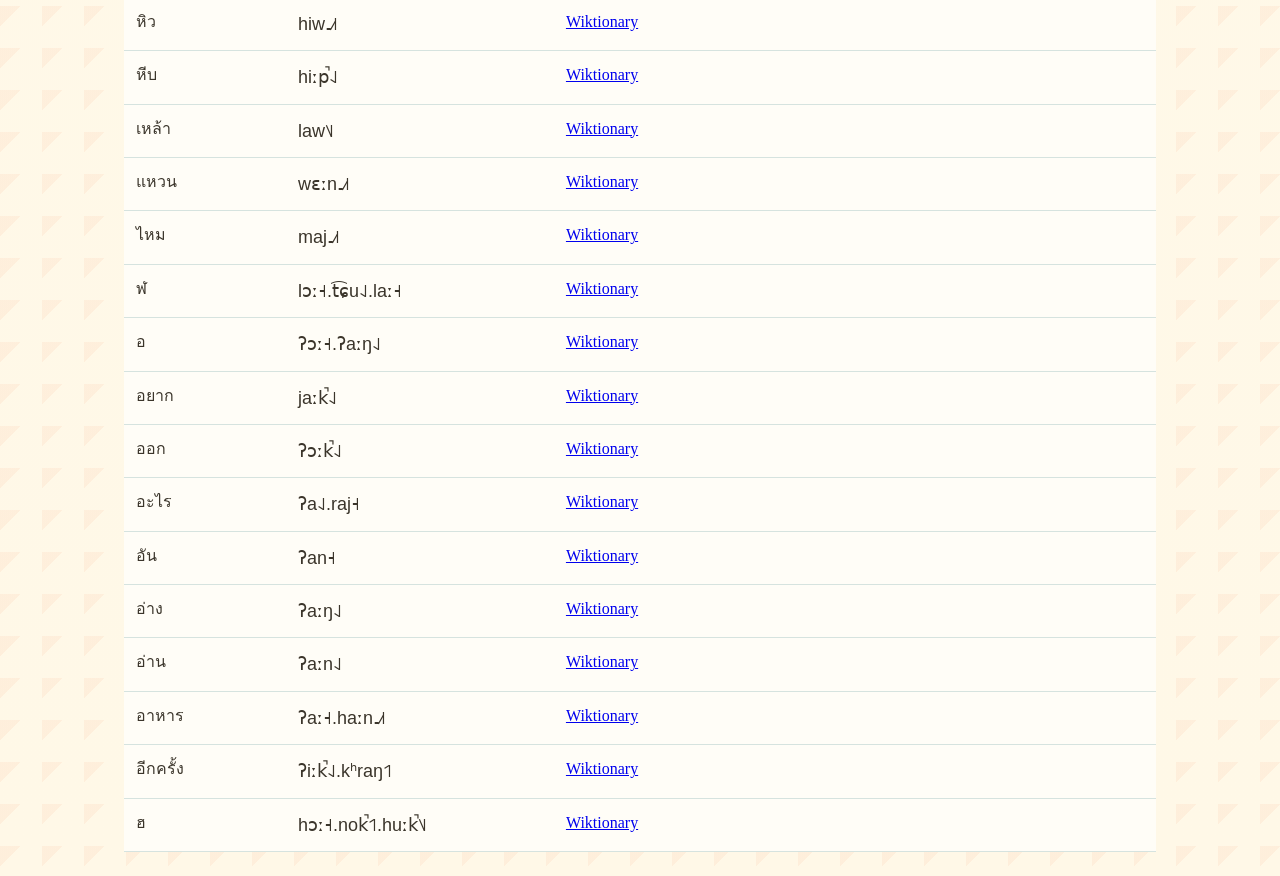
<file: pronunciation.html>
<!doctype html>
<html lang="en"><head><meta charset="utf-8"><meta name="viewport" content="width=device-width, initial-scale=1">
<title>IPA and Thai tones | Nari's Thai Adventure</title>
<meta name="description" content="Read Thai IPA and five tone marks, with word-by-word Wiktionary pronunciation sources.">
<link rel="stylesheet" href="assets/css/theme.css"><link rel="stylesheet" href="assets/css/ipa.css"></head>
<body class="nari-theme"><main class="ipa-page">
<a href="index.html">← Back to games</a><h1>IPA and Thai tones / IPA・声調記号</h1>
<p>Thai pronunciation is shown in the International Phonetic Alphabet (IPA). Each complete syllable carries its tone, including the mid tone. Dictionary words follow the pronunciation shown in the linked Wiktionary entries, checked on 16 October 2026. If an entry lists multiple pronunciations, the first standard form is used. Letter cards use the full alphabet name.</p>
<p>タイ語の読みをIPA（国際音声記号）で示しています。中声を含め、各音節の末尾に声調記号を付けています。単語は下のWiktionaryの発音欄を参照し、例文は単語の読みを組み合わせています。</p>
<table><thead><tr><th>Tone / 声調</th><th>IPA tone letters</th><th>Example</th></tr></thead><tbody>
<tr><td>Mid / 中声</td><td>˧</td><td class="ipa-text">แมว mɛːw˧</td></tr>
<tr><td>Low / 低声</td><td>˨˩</td><td class="ipa-text">ไก่ kaj˨˩</td></tr>
<tr><td>Falling / 下降声</td><td>˥˩</td><td class="ipa-text">พ่อ pʰɔː˥˩</td></tr>
<tr><td>High / 高声</td><td>˦˥</td><td class="ipa-text">ม้า maː˦˥</td></tr>
<tr><td>Rising / 上昇声</td><td>˩˩˦</td><td class="ipa-text">หมา maː˩˩˦</td></tr>
</tbody></table>
<p>ː marks a long vowel; ʰ marks aspiration; ʔ marks a glottal stop; ◌̚ marks an unreleased final stop; ◌̯ marks the non-syllabic part of a diphthong; . separates syllables. t͡ɕ and tɕ are two ways to write the same affricate. The symbol j means a “y” sound, not English “j”. The symbols ɯ, ɤ, ɛ, ɔ and ŋ represent distinct sounds, not English spelling.</p>
<p>Individual consonant or vowel sounds such as /k/ or /aː/ have no inherent tone. Practice syllables are built from their consonant class, vowel and syllable type. They are spelling exercises, and are not all dictionary words. Short open practice syllables include a final ʔ. The separate vowel lab uses the same IPA conventions.</p>
<p>Sources: <a href="https://www.internationalphoneticassociation.org/content/ipa-chart">International Phonetic Association chart</a>; <a href="https://seasite.niu.edu/thai/selfassessment/module1/tone_chart.htm">Northern Illinois University: Thai tone rules</a>. Tone contours here follow Wiktionary’s teaching notation; actual pitch varies between speakers and contexts.</p>
<h2>Dictionary readings / 単語ごとの出典</h2><p>Pronunciation data adapted from Wiktionary contributors under <a href="https://creativecommons.org/licenses/by-sa/4.0/">CC BY-SA 4.0</a>. Source links identify each contributing page. Formatting changes remove enclosing slashes; compound phrases are marked below.</p>
<label for="ipa-search">Find Thai or IPA / タイ語・IPAで検索</label><input id="ipa-search" type="search" placeholder="หมา or maː" autocomplete="off">
<div class="table-scroll"><table id="ipa-dictionary"><thead><tr><th>Thai</th><th>IPA with tones</th><th>Source</th></tr></thead><tbody><tr><td lang="th">ก</td><td class="ipa-text">kɔː˧.kaj˨˩</td><td><a href="https://en.wiktionary.org/wiki/%E0%B8%81">Wiktionary</a></td></tr>
<tr><td lang="th">กระดาษ</td><td class="ipa-text">kra˨˩.daːt̚˨˩</td><td><a href="https://en.wiktionary.org/wiki/%E0%B8%81%E0%B8%A3%E0%B8%B0%E0%B8%94%E0%B8%B2%E0%B8%A9">Wiktionary</a></td></tr>
<tr><td lang="th">กระเป๋า</td><td class="ipa-text">kra˨˩.paw˩˩˦</td><td><a href="https://en.wiktionary.org/wiki/%E0%B8%81%E0%B8%A3%E0%B8%B0%E0%B9%80%E0%B8%9B%E0%B9%8B%E0%B8%B2">Wiktionary</a></td></tr>
<tr><td lang="th">กะเพรา</td><td class="ipa-text">ka˨˩.pʰraw˧</td><td><a href="https://en.wiktionary.org/wiki/%E0%B8%81%E0%B8%B0%E0%B9%80%E0%B8%9E%E0%B8%A3%E0%B8%B2">Wiktionary</a></td></tr>
<tr><td lang="th">กิน</td><td class="ipa-text">kin˧</td><td><a href="https://en.wiktionary.org/wiki/%E0%B8%81%E0%B8%B4%E0%B8%99">Wiktionary</a></td></tr>
<tr><td lang="th">กีฬา</td><td class="ipa-text">kiː˧.laː˧</td><td><a href="https://en.wiktionary.org/wiki/%E0%B8%81%E0%B8%B5%E0%B8%AC%E0%B8%B2">Wiktionary</a></td></tr>
<tr><td lang="th">กุญแจ</td><td class="ipa-text">kun˧.t͡ɕɛː˧</td><td><a href="https://en.wiktionary.org/wiki/%E0%B8%81%E0%B8%B8%E0%B8%8D%E0%B9%81%E0%B8%88">Wiktionary</a></td></tr>
<tr><td lang="th">ไก่</td><td class="ipa-text">kaj˨˩</td><td><a href="https://en.wiktionary.org/wiki/%E0%B9%84%E0%B8%81%E0%B9%88">Wiktionary</a></td></tr>
<tr><td lang="th">ข</td><td class="ipa-text">kʰɔː˩˩˦.kʰaj˨˩</td><td><a href="https://en.wiktionary.org/wiki/%E0%B8%82">Wiktionary</a></td></tr>
<tr><td lang="th">ขนม</td><td class="ipa-text">kʰa˨˩.nom˩˩˦</td><td><a href="https://en.wiktionary.org/wiki/%E0%B8%82%E0%B8%99%E0%B8%A1">Wiktionary</a></td></tr>
<tr><td lang="th">ขนมปัง</td><td class="ipa-text">kʰa˨˩.nom˩˩˦.paŋ˧</td><td><a href="https://en.wiktionary.org/wiki/%E0%B8%82%E0%B8%99%E0%B8%A1%E0%B8%9B%E0%B8%B1%E0%B8%87">Wiktionary</a></td></tr>
<tr><td lang="th">ขวด</td><td class="ipa-text">kʰua̯t̚˨˩</td><td><a href="https://en.wiktionary.org/wiki/%E0%B8%82%E0%B8%A7%E0%B8%94">Wiktionary</a></td></tr>
<tr><td lang="th">ของ</td><td class="ipa-text">kʰɔːŋ˩˩˦</td><td><a href="https://en.wiktionary.org/wiki/%E0%B8%82%E0%B8%AD%E0%B8%87">Wiktionary</a></td></tr>
<tr><td lang="th">ขับ</td><td class="ipa-text">kʰap̚˨˩</td><td><a href="https://en.wiktionary.org/wiki/%E0%B8%82%E0%B8%B1%E0%B8%9A">Wiktionary</a></td></tr>
<tr><td lang="th">ขับรถ</td><td class="ipa-text">kʰap̚˨˩ rot̚˦˥</td><td><a href="https://en.wiktionary.org/wiki/%E0%B8%82%E0%B8%B1%E0%B8%9A">Wiktionary 1</a> · <a href="https://en.wiktionary.org/wiki/%E0%B8%A3%E0%B8%96">Wiktionary 2</a><small>Combined from the linked dictionary words.</small></td></tr>
<tr><td lang="th">ข้าว</td><td class="ipa-text">kʰaːw˥˩</td><td><a href="https://en.wiktionary.org/wiki/%E0%B8%82%E0%B9%89%E0%B8%B2%E0%B8%A7">Wiktionary</a></td></tr>
<tr><td lang="th">ขี้เหร่</td><td class="ipa-text">kʰiː˥˩.reː˨˩</td><td><a href="https://en.wiktionary.org/wiki/%E0%B8%82%E0%B8%B5%E0%B9%89%E0%B9%80%E0%B8%AB%E0%B8%A3%E0%B9%88">Wiktionary</a></td></tr>
<tr><td lang="th">เขา</td><td class="ipa-text">kʰaw˩˩˦</td><td><a href="https://en.wiktionary.org/wiki/%E0%B9%80%E0%B8%82%E0%B8%B2">Wiktionary</a></td></tr>
<tr><td lang="th">ไข่</td><td class="ipa-text">kʰaj˨˩</td><td><a href="https://en.wiktionary.org/wiki/%E0%B9%84%E0%B8%82%E0%B9%88">Wiktionary</a></td></tr>
<tr><td lang="th">ฃ</td><td class="ipa-text">kʰɔː˩˩˦.kʰua̯t̚˨˩</td><td><a href="https://en.wiktionary.org/wiki/%E0%B8%83">Wiktionary</a></td></tr>
<tr><td lang="th">ค</td><td class="ipa-text">kʰɔː˧.kʰwaːj˧</td><td><a href="https://en.wiktionary.org/wiki/%E0%B8%84">Wiktionary</a></td></tr>
<tr><td lang="th">คน</td><td class="ipa-text">kʰon˧</td><td><a href="https://en.wiktionary.org/wiki/%E0%B8%84%E0%B8%99">Wiktionary</a></td></tr>
<tr><td lang="th">ครับ</td><td class="ipa-text">kʰrap̚˦˥</td><td><a href="https://en.wiktionary.org/wiki/%E0%B8%84%E0%B8%A3%E0%B8%B1%E0%B8%9A">Wiktionary</a></td></tr>
<tr><td lang="th">ครู</td><td class="ipa-text">kʰruː˧</td><td><a href="https://en.wiktionary.org/wiki/%E0%B8%84%E0%B8%A3%E0%B8%B9">Wiktionary</a></td></tr>
<tr><td lang="th">ครูใหญ่</td><td class="ipa-text">kʰruː˧.jaj˨˩</td><td><a href="https://en.wiktionary.org/wiki/%E0%B8%84%E0%B8%A3%E0%B8%B9%E0%B9%83%E0%B8%AB%E0%B8%8D%E0%B9%88">Wiktionary</a></td></tr>
<tr><td lang="th">ควาย</td><td class="ipa-text">kʰwaːj˧</td><td><a href="https://en.wiktionary.org/wiki/%E0%B8%84%E0%B8%A7%E0%B8%B2%E0%B8%A2">Wiktionary</a></td></tr>
<tr><td lang="th">คอมพิวเตอร์</td><td class="ipa-text">kʰɔm˧.pʰiw˧.tɤː˥˩</td><td><a href="https://en.wiktionary.org/wiki/%E0%B8%84%E0%B8%AD%E0%B8%A1%E0%B8%9E%E0%B8%B4%E0%B8%A7%E0%B9%80%E0%B8%95%E0%B8%AD%E0%B8%A3%E0%B9%8C">Wiktionary</a></td></tr>
<tr><td lang="th">คัน</td><td class="ipa-text">kʰan˧</td><td><a href="https://en.wiktionary.org/wiki/%E0%B8%84%E0%B8%B1%E0%B8%99">Wiktionary</a></td></tr>
<tr><td lang="th">คำถาม</td><td class="ipa-text">kʰam˧.tʰaːm˩˩˦</td><td><a href="https://en.wiktionary.org/wiki/%E0%B8%84%E0%B8%B3%E0%B8%96%E0%B8%B2%E0%B8%A1">Wiktionary</a></td></tr>
<tr><td lang="th">คือ</td><td class="ipa-text">kʰɯː˧</td><td><a href="https://en.wiktionary.org/wiki/%E0%B8%84%E0%B8%B7%E0%B8%AD">Wiktionary</a></td></tr>
<tr><td lang="th">คุณ</td><td class="ipa-text">kʰun˧</td><td><a href="https://en.wiktionary.org/wiki/%E0%B8%84%E0%B8%B8%E0%B8%93">Wiktionary</a></td></tr>
<tr><td lang="th">เครื่อง</td><td class="ipa-text">kʰrɯa̯ŋ˥˩</td><td><a href="https://en.wiktionary.org/wiki/%E0%B9%80%E0%B8%84%E0%B8%A3%E0%B8%B7%E0%B9%88%E0%B8%AD%E0%B8%87">Wiktionary</a></td></tr>
<tr><td lang="th">ฅ</td><td class="ipa-text">kʰɔː˧.kʰon˧</td><td><a href="https://en.wiktionary.org/wiki/%E0%B8%85">Wiktionary</a></td></tr>
<tr><td lang="th">ฆ</td><td class="ipa-text">kʰɔː˧.ra˦˥.kʰaŋ˧</td><td><a href="https://en.wiktionary.org/wiki/%E0%B8%86">Wiktionary</a></td></tr>
<tr><td lang="th">ฆ่า</td><td class="ipa-text">kʰaː˥˩</td><td><a href="https://en.wiktionary.org/wiki/%E0%B8%86%E0%B9%88%E0%B8%B2">Wiktionary</a></td></tr>
<tr><td lang="th">ง</td><td class="ipa-text">ŋɔː˧.ŋuː˧</td><td><a href="https://en.wiktionary.org/wiki/%E0%B8%87">Wiktionary</a></td></tr>
<tr><td lang="th">งาน</td><td class="ipa-text">ŋaːn˧</td><td><a href="https://en.wiktionary.org/wiki/%E0%B8%87%E0%B8%B2%E0%B8%99">Wiktionary</a></td></tr>
<tr><td lang="th">ง่าย</td><td class="ipa-text">ŋaːj˥˩</td><td><a href="https://en.wiktionary.org/wiki/%E0%B8%87%E0%B9%88%E0%B8%B2%E0%B8%A2">Wiktionary</a></td></tr>
<tr><td lang="th">งู</td><td class="ipa-text">ŋuː˧</td><td><a href="https://en.wiktionary.org/wiki/%E0%B8%87%E0%B8%B9">Wiktionary</a></td></tr>
<tr><td lang="th">จ</td><td class="ipa-text">t͡ɕɔː˧.t͡ɕaːn˧</td><td><a href="https://en.wiktionary.org/wiki/%E0%B8%88">Wiktionary</a></td></tr>
<tr><td lang="th">จาน</td><td class="ipa-text">t͡ɕaːn˧</td><td><a href="https://en.wiktionary.org/wiki/%E0%B8%88%E0%B8%B2%E0%B8%99">Wiktionary</a></td></tr>
<tr><td lang="th">จีน</td><td class="ipa-text">t͡ɕiːn˧</td><td><a href="https://en.wiktionary.org/wiki/%E0%B8%88%E0%B8%B5%E0%B8%99">Wiktionary</a></td></tr>
<tr><td lang="th">จุฬา</td><td class="ipa-text">t͡ɕu˨˩.laː˧</td><td><a href="https://en.wiktionary.org/wiki/%E0%B8%88%E0%B8%B8%E0%B8%AC%E0%B8%B2">Wiktionary</a></td></tr>
<tr><td lang="th">ฉ</td><td class="ipa-text">t͡ɕʰɔː˩˩˦.t͡ɕʰiŋ˨˩</td><td><a href="https://en.wiktionary.org/wiki/%E0%B8%89">Wiktionary</a></td></tr>
<tr><td lang="th">ฉัน</td><td class="ipa-text">t͡ɕʰan˩˩˦</td><td><a href="https://en.wiktionary.org/wiki/%E0%B8%89%E0%B8%B1%E0%B8%99">Wiktionary</a></td></tr>
<tr><td lang="th">ฉิ่ง</td><td class="ipa-text">t͡ɕʰiŋ˨˩</td><td><a href="https://en.wiktionary.org/wiki/%E0%B8%89%E0%B8%B4%E0%B9%88%E0%B8%87">Wiktionary</a></td></tr>
<tr><td lang="th">ช</td><td class="ipa-text">t͡ɕʰɔː˧.t͡ɕʰaːŋ˦˥</td><td><a href="https://en.wiktionary.org/wiki/%E0%B8%8A">Wiktionary</a></td></tr>
<tr><td lang="th">ชฎา</td><td class="ipa-text">t͡ɕʰa˦˥.daː˧</td><td><a href="https://en.wiktionary.org/wiki/%E0%B8%8A%E0%B8%8E%E0%B8%B2">Wiktionary</a></td></tr>
<tr><td lang="th">ชอบ</td><td class="ipa-text">t͡ɕʰɔːp̚˥˩</td><td><a href="https://en.wiktionary.org/wiki/%E0%B8%8A%E0%B8%AD%E0%B8%9A">Wiktionary</a></td></tr>
<tr><td lang="th">ชา</td><td class="ipa-text">t͡ɕʰaː˧</td><td><a href="https://en.wiktionary.org/wiki/%E0%B8%8A%E0%B8%B2">Wiktionary</a></td></tr>
<tr><td lang="th">ช้า</td><td class="ipa-text">t͡ɕʰaː˦˥</td><td><a href="https://en.wiktionary.org/wiki/%E0%B8%8A%E0%B9%89%E0%B8%B2">Wiktionary</a></td></tr>
<tr><td lang="th">ช้าๆ</td><td class="ipa-text">t͡ɕʰaː˦˥ t͡ɕʰaː˦˥</td><td><a href="https://en.wiktionary.org/wiki/%E0%B8%8A%E0%B9%89%E0%B8%B2">Wiktionary 1</a> · <a href="https://en.wiktionary.org/wiki/%E0%B8%8A%E0%B9%89%E0%B8%B2">Wiktionary 2</a><small>Combined from the linked dictionary words.</small></td></tr>
<tr><td lang="th">ช้าง</td><td class="ipa-text">t͡ɕʰaːŋ˦˥</td><td><a href="https://en.wiktionary.org/wiki/%E0%B8%8A%E0%B9%89%E0%B8%B2%E0%B8%87">Wiktionary</a></td></tr>
<tr><td lang="th">โชยุ</td><td class="ipa-text">t͡ɕʰoː˧.juʔ˨˩</td><td><a href="https://en.wiktionary.org/wiki/%E0%B9%82%E0%B8%8A%E0%B8%A2%E0%B8%B8">Wiktionary</a></td></tr>
<tr><td lang="th">ใช่</td><td class="ipa-text">t͡ɕʰaj˥˩</td><td><a href="https://en.wiktionary.org/wiki/%E0%B9%83%E0%B8%8A%E0%B9%88">Wiktionary</a></td></tr>
<tr><td lang="th">ซ</td><td class="ipa-text">sɔː˧.soː˥˩</td><td><a href="https://en.wiktionary.org/wiki/%E0%B8%8B">Wiktionary</a></td></tr>
<tr><td lang="th">ซื้อ</td><td class="ipa-text">sɯː˦˥</td><td><a href="https://en.wiktionary.org/wiki/%E0%B8%8B%E0%B8%B7%E0%B9%89%E0%B8%AD">Wiktionary</a></td></tr>
<tr><td lang="th">ซื้อของ</td><td class="ipa-text">sɯː˦˥.kʰɔːŋ˩˩˦</td><td><a href="https://en.wiktionary.org/wiki/%E0%B8%8B%E0%B8%B7%E0%B9%89%E0%B8%AD%E0%B8%82%E0%B8%AD%E0%B8%87">Wiktionary</a></td></tr>
<tr><td lang="th">ซุป</td><td class="ipa-text">sup̚˦˥</td><td><a href="https://en.wiktionary.org/wiki/%E0%B8%8B%E0%B8%B8%E0%B8%9B">Wiktionary</a></td></tr>
<tr><td lang="th">โซ่</td><td class="ipa-text">soː˥˩</td><td><a href="https://en.wiktionary.org/wiki/%E0%B9%82%E0%B8%8B%E0%B9%88">Wiktionary</a></td></tr>
<tr><td lang="th">ฌ</td><td class="ipa-text">t͡ɕʰɔː˧.t͡ɕʰɤː˧</td><td><a href="https://en.wiktionary.org/wiki/%E0%B8%8C">Wiktionary</a></td></tr>
<tr><td lang="th">เฌอ</td><td class="ipa-text">t͡ɕʰɤː˧</td><td><a href="https://en.wiktionary.org/wiki/%E0%B9%80%E0%B8%8C%E0%B8%AD">Wiktionary</a></td></tr>
<tr><td lang="th">ญ</td><td class="ipa-text">jɔː˧.jiŋ˩˩˦</td><td><a href="https://en.wiktionary.org/wiki/%E0%B8%8D">Wiktionary</a></td></tr>
<tr><td lang="th">ญาติ</td><td class="ipa-text">jaːt̚˥˩</td><td><a href="https://en.wiktionary.org/wiki/%E0%B8%8D%E0%B8%B2%E0%B8%95%E0%B8%B4">Wiktionary</a></td></tr>
<tr><td lang="th">ญี่ปุ่น</td><td class="ipa-text">jiː˥˩.pun˨˩</td><td><a href="https://en.wiktionary.org/wiki/%E0%B8%8D%E0%B8%B5%E0%B9%88%E0%B8%9B%E0%B8%B8%E0%B9%88%E0%B8%99">Wiktionary</a></td></tr>
<tr><td lang="th">ฎ</td><td class="ipa-text">dɔː˧.t͡ɕʰa˦˥.daː˧</td><td><a href="https://en.wiktionary.org/wiki/%E0%B8%8E">Wiktionary</a></td></tr>
<tr><td lang="th">ฏ</td><td class="ipa-text">tɔː˧.pa˨˩.tak̚˨˩</td><td><a href="https://en.wiktionary.org/wiki/%E0%B8%8F">Wiktionary</a></td></tr>
<tr><td lang="th">ฐ</td><td class="ipa-text">tʰɔː˩˩˦.tʰaːn˩˩˦</td><td><a href="https://en.wiktionary.org/wiki/%E0%B8%90">Wiktionary</a></td></tr>
<tr><td lang="th">ฐาน</td><td class="ipa-text">tʰaːn˩˩˦</td><td><a href="https://en.wiktionary.org/wiki/%E0%B8%90%E0%B8%B2%E0%B8%99">Wiktionary</a></td></tr>
<tr><td lang="th">ฑ</td><td class="ipa-text">tʰɔː˧.mon˧.tʰoː˧</td><td><a href="https://en.wiktionary.org/wiki/%E0%B8%91">Wiktionary</a></td></tr>
<tr><td lang="th">ฒ</td><td class="ipa-text">tʰɔː˧.pʰuː˥˩.tʰaw˥˩</td><td><a href="https://en.wiktionary.org/wiki/%E0%B8%92">Wiktionary</a></td></tr>
<tr><td lang="th">ณ</td><td class="ipa-text">nɔː˧.neːn˧</td><td><a href="https://en.wiktionary.org/wiki/%E0%B8%93">Wiktionary</a></td></tr>
<tr><td lang="th">เณร</td><td class="ipa-text">neːn˧</td><td><a href="https://en.wiktionary.org/wiki/%E0%B9%80%E0%B8%93%E0%B8%A3">Wiktionary</a></td></tr>
<tr><td lang="th">ด</td><td class="ipa-text">dɔː˧.dek̚˨˩</td><td><a href="https://en.wiktionary.org/wiki/%E0%B8%94">Wiktionary</a></td></tr>
<tr><td lang="th">ดนตรี</td><td class="ipa-text">don˧.triː˧</td><td><a href="https://en.wiktionary.org/wiki/%E0%B8%94%E0%B8%99%E0%B8%95%E0%B8%A3%E0%B8%B5">Wiktionary</a></td></tr>
<tr><td lang="th">ดัง</td><td class="ipa-text">daŋ˧</td><td><a href="https://en.wiktionary.org/wiki/%E0%B8%94%E0%B8%B1%E0%B8%87">Wiktionary</a></td></tr>
<tr><td lang="th">ด้าม</td><td class="ipa-text">daːm˥˩</td><td><a href="https://en.wiktionary.org/wiki/%E0%B8%94%E0%B9%89%E0%B8%B2%E0%B8%A1">Wiktionary</a></td></tr>
<tr><td lang="th">ดำ</td><td class="ipa-text">dam˧</td><td><a href="https://en.wiktionary.org/wiki/%E0%B8%94%E0%B8%B3">Wiktionary</a></td></tr>
<tr><td lang="th">ดี</td><td class="ipa-text">diː˧</td><td><a href="https://en.wiktionary.org/wiki/%E0%B8%94%E0%B8%B5">Wiktionary</a></td></tr>
<tr><td lang="th">ดื่ม</td><td class="ipa-text">dɯːm˨˩</td><td><a href="https://en.wiktionary.org/wiki/%E0%B8%94%E0%B8%B7%E0%B9%88%E0%B8%A1">Wiktionary</a></td></tr>
<tr><td lang="th">ดู</td><td class="ipa-text">duː˧</td><td><a href="https://en.wiktionary.org/wiki/%E0%B8%94%E0%B8%B9">Wiktionary</a></td></tr>
<tr><td lang="th">เด็ก</td><td class="ipa-text">dek̚˨˩</td><td><a href="https://en.wiktionary.org/wiki/%E0%B9%80%E0%B8%94%E0%B9%87%E0%B8%81">Wiktionary</a></td></tr>
<tr><td lang="th">แดง</td><td class="ipa-text">dɛːŋ˧</td><td><a href="https://en.wiktionary.org/wiki/%E0%B9%81%E0%B8%94%E0%B8%87">Wiktionary</a></td></tr>
<tr><td lang="th">ได้</td><td class="ipa-text">daːj˥˩</td><td><a href="https://en.wiktionary.org/wiki/%E0%B9%84%E0%B8%94%E0%B9%89">Wiktionary</a></td></tr>
<tr><td lang="th">ได้ไหม</td><td class="ipa-text">daːj˥˩ maj˩˩˦</td><td><a href="https://en.wiktionary.org/wiki/%E0%B9%84%E0%B8%94%E0%B9%89">Wiktionary 1</a> · <a href="https://en.wiktionary.org/wiki/%E0%B9%84%E0%B8%AB%E0%B8%A1">Wiktionary 2</a><small>Combined from the linked dictionary words.</small></td></tr>
<tr><td lang="th">ต</td><td class="ipa-text">tɔː˧.taw˨˩</td><td><a href="https://en.wiktionary.org/wiki/%E0%B8%95">Wiktionary</a></td></tr>
<tr><td lang="th">ตัว</td><td class="ipa-text">tua̯˧</td><td><a href="https://en.wiktionary.org/wiki/%E0%B8%95%E0%B8%B1%E0%B8%A7">Wiktionary</a></td></tr>
<tr><td lang="th">ตา</td><td class="ipa-text">taː˧</td><td><a href="https://en.wiktionary.org/wiki/%E0%B8%95%E0%B8%B2">Wiktionary</a></td></tr>
<tr><td lang="th">เต่า</td><td class="ipa-text">taw˨˩</td><td><a href="https://en.wiktionary.org/wiki/%E0%B9%80%E0%B8%95%E0%B9%88%E0%B8%B2">Wiktionary</a></td></tr>
<tr><td lang="th">ถ</td><td class="ipa-text">tʰɔː˩˩˦.tʰuŋ˩˩˦</td><td><a href="https://en.wiktionary.org/wiki/%E0%B8%96">Wiktionary</a></td></tr>
<tr><td lang="th">ถาม</td><td class="ipa-text">tʰaːm˩˩˦</td><td><a href="https://en.wiktionary.org/wiki/%E0%B8%96%E0%B8%B2%E0%B8%A1">Wiktionary</a></td></tr>
<tr><td lang="th">ถุง</td><td class="ipa-text">tʰuŋ˩˩˦</td><td><a href="https://en.wiktionary.org/wiki/%E0%B8%96%E0%B8%B8%E0%B8%87">Wiktionary</a></td></tr>
<tr><td lang="th">ถูก</td><td class="ipa-text">tʰuːk̚˨˩</td><td><a href="https://en.wiktionary.org/wiki/%E0%B8%96%E0%B8%B9%E0%B8%81">Wiktionary</a></td></tr>
<tr><td lang="th">ท</td><td class="ipa-text">tʰɔː˧.tʰa˦˥.haːn˩˩˦</td><td><a href="https://en.wiktionary.org/wiki/%E0%B8%97">Wiktionary</a></td></tr>
<tr><td lang="th">ทหาร</td><td class="ipa-text">tʰa˦˥.haːn˩˩˦</td><td><a href="https://en.wiktionary.org/wiki/%E0%B8%97%E0%B8%AB%E0%B8%B2%E0%B8%A3">Wiktionary</a></td></tr>
<tr><td lang="th">ทะเล</td><td class="ipa-text">tʰa˦˥.leː˧</td><td><a href="https://en.wiktionary.org/wiki/%E0%B8%97%E0%B8%B0%E0%B9%80%E0%B8%A5">Wiktionary</a></td></tr>
<tr><td lang="th">ทาง</td><td class="ipa-text">tʰaːŋ˧</td><td><a href="https://en.wiktionary.org/wiki/%E0%B8%97%E0%B8%B2%E0%B8%87">Wiktionary</a></td></tr>
<tr><td lang="th">ทำ</td><td class="ipa-text">tʰam˧</td><td><a href="https://en.wiktionary.org/wiki/%E0%B8%97%E0%B8%B3">Wiktionary</a></td></tr>
<tr><td lang="th">ทำงาน</td><td class="ipa-text">tʰam˧.ŋaːn˧</td><td><a href="https://en.wiktionary.org/wiki/%E0%B8%97%E0%B8%B3%E0%B8%87%E0%B8%B2%E0%B8%99">Wiktionary</a></td></tr>
<tr><td lang="th">ทำอาหาร</td><td class="ipa-text">tʰam˧.ʔaː˧.haːn˩˩˦</td><td><a href="https://en.wiktionary.org/wiki/%E0%B8%97%E0%B8%B3%E0%B8%AD%E0%B8%B2%E0%B8%AB%E0%B8%B2%E0%B8%A3">Wiktionary</a></td></tr>
<tr><td lang="th">เที่ยว</td><td class="ipa-text">tʰia̯w˥˩</td><td><a href="https://en.wiktionary.org/wiki/%E0%B9%80%E0%B8%97%E0%B8%B5%E0%B9%88%E0%B8%A2%E0%B8%A7">Wiktionary</a></td></tr>
<tr><td lang="th">ไทย</td><td class="ipa-text">tʰaj˧</td><td><a href="https://en.wiktionary.org/wiki/%E0%B9%84%E0%B8%97%E0%B8%A2">Wiktionary</a></td></tr>
<tr><td lang="th">ธ</td><td class="ipa-text">tʰɔː˧.tʰoŋ˧</td><td><a href="https://en.wiktionary.org/wiki/%E0%B8%98">Wiktionary</a></td></tr>
<tr><td lang="th">ธง</td><td class="ipa-text">tʰoŋ˧</td><td><a href="https://en.wiktionary.org/wiki/%E0%B8%98%E0%B8%87">Wiktionary</a></td></tr>
<tr><td lang="th">ธรรม</td><td class="ipa-text">tʰam˧</td><td><a href="https://en.wiktionary.org/wiki/%E0%B8%98%E0%B8%A3%E0%B8%A3%E0%B8%A1">Wiktionary</a></td></tr>
<tr><td lang="th">ธุรกิจ</td><td class="ipa-text">tʰu˦˥.ra˦˥.kit̚˨˩</td><td><a href="https://en.wiktionary.org/wiki/%E0%B8%98%E0%B8%B8%E0%B8%A3%E0%B8%81%E0%B8%B4%E0%B8%88">Wiktionary</a></td></tr>
<tr><td lang="th">น</td><td class="ipa-text">nɔː˧.nuː˩˩˦</td><td><a href="https://en.wiktionary.org/wiki/%E0%B8%99">Wiktionary</a></td></tr>
<tr><td lang="th">นกฮูก</td><td class="ipa-text">nok̚˦˥.huːk̚˥˩</td><td><a href="https://en.wiktionary.org/wiki/%E0%B8%AE">Wiktionary</a><small>Full word from the dictionary name of ฮ.</small></td></tr>
<tr><td lang="th">นม</td><td class="ipa-text">nom˧</td><td><a href="https://en.wiktionary.org/wiki/%E0%B8%99%E0%B8%A1">Wiktionary</a></td></tr>
<tr><td lang="th">น้องชาย</td><td class="ipa-text">nɔːŋ˦˥.t͡ɕʰaːj˧</td><td><a href="https://en.wiktionary.org/wiki/%E0%B8%99%E0%B9%89%E0%B8%AD%E0%B8%87%E0%B8%8A%E0%B8%B2%E0%B8%A2">Wiktionary</a></td></tr>
<tr><td lang="th">น้องสาว</td><td class="ipa-text">nɔːŋ˦˥.saːw˩˩˦</td><td><a href="https://en.wiktionary.org/wiki/%E0%B8%99%E0%B9%89%E0%B8%AD%E0%B8%87%E0%B8%AA%E0%B8%B2%E0%B8%A7">Wiktionary</a></td></tr>
<tr><td lang="th">นอน</td><td class="ipa-text">nɔːn˧</td><td><a href="https://en.wiktionary.org/wiki/%E0%B8%99%E0%B8%AD%E0%B8%99">Wiktionary</a></td></tr>
<tr><td lang="th">นัก</td><td class="ipa-text">nak̚˦˥</td><td><a href="https://en.wiktionary.org/wiki/%E0%B8%99%E0%B8%B1%E0%B8%81">Wiktionary</a></td></tr>
<tr><td lang="th">นักดนตรี</td><td class="ipa-text">nak̚˦˥.don˧.triː˧</td><td><a href="https://en.wiktionary.org/wiki/%E0%B8%99%E0%B8%B1%E0%B8%81%E0%B8%94%E0%B8%99%E0%B8%95%E0%B8%A3%E0%B8%B5">Wiktionary</a></td></tr>
<tr><td lang="th">นักธุรกิจ</td><td class="ipa-text">nak̚˦˥.tʰu˦˥.ra˦˥.kit̚˨˩</td><td><a href="https://en.wiktionary.org/wiki/%E0%B8%99%E0%B8%B1%E0%B8%81%E0%B8%98%E0%B8%B8%E0%B8%A3%E0%B8%81%E0%B8%B4%E0%B8%88">Wiktionary</a></td></tr>
<tr><td lang="th">นักร้อง</td><td class="ipa-text">nak̚˦˥.rɔːŋ˦˥</td><td><a href="https://en.wiktionary.org/wiki/%E0%B8%99%E0%B8%B1%E0%B8%81%E0%B8%A3%E0%B9%89%E0%B8%AD%E0%B8%87">Wiktionary</a></td></tr>
<tr><td lang="th">นักเรียน</td><td class="ipa-text">nak̚˦˥.ria̯n˧</td><td><a href="https://en.wiktionary.org/wiki/%E0%B8%99%E0%B8%B1%E0%B8%81%E0%B9%80%E0%B8%A3%E0%B8%B5%E0%B8%A2%E0%B8%99">Wiktionary</a></td></tr>
<tr><td lang="th">นักลงทุน</td><td class="ipa-text">nak̚˦˥.loŋ˧.tʰun˧</td><td><a href="https://en.wiktionary.org/wiki/%E0%B8%99%E0%B8%B1%E0%B8%81%E0%B8%A5%E0%B8%87%E0%B8%97%E0%B8%B8%E0%B8%99">Wiktionary</a></td></tr>
<tr><td lang="th">นักว่ายน้ำ</td><td class="ipa-text">nak̚˦˥.waːj˥˩.naːm˦˥</td><td><a href="https://en.wiktionary.org/wiki/%E0%B8%99%E0%B8%B1%E0%B8%81%E0%B8%A7%E0%B9%88%E0%B8%B2%E0%B8%A2%E0%B8%99%E0%B9%89%E0%B8%B3">Wiktionary</a></td></tr>
<tr><td lang="th">น่า</td><td class="ipa-text">naː˥˩</td><td><a href="https://en.wiktionary.org/wiki/%E0%B8%99%E0%B9%88%E0%B8%B2">Wiktionary</a></td></tr>
<tr><td lang="th">น่าเบื่อ</td><td class="ipa-text">naː˥˩.bɯa̯˨˩</td><td><a href="https://en.wiktionary.org/wiki/%E0%B8%99%E0%B9%88%E0%B8%B2%E0%B9%80%E0%B8%9A%E0%B8%B7%E0%B9%88%E0%B8%AD">Wiktionary</a></td></tr>
<tr><td lang="th">น่ารัก</td><td class="ipa-text">naː˥˩.rak̚˦˥</td><td><a href="https://en.wiktionary.org/wiki/%E0%B8%99%E0%B9%88%E0%B8%B2%E0%B8%A3%E0%B8%B1%E0%B8%81">Wiktionary</a></td></tr>
<tr><td lang="th">น่าสนใจ</td><td class="ipa-text">naː˥˩.son˩˩˦.t͡ɕaj˧</td><td><a href="https://en.wiktionary.org/wiki/%E0%B8%99%E0%B9%88%E0%B8%B2%E0%B8%AA%E0%B8%99%E0%B9%83%E0%B8%88">Wiktionary</a></td></tr>
<tr><td lang="th">นาฬิกา</td><td class="ipa-text">naː˧.li˦˥.kaː˧</td><td><a href="https://en.wiktionary.org/wiki/%E0%B8%99%E0%B8%B2%E0%B8%AC%E0%B8%B4%E0%B8%81%E0%B8%B2">Wiktionary</a></td></tr>
<tr><td lang="th">น้ำ</td><td class="ipa-text">naːm˦˥</td><td><a href="https://en.wiktionary.org/wiki/%E0%B8%99%E0%B9%89%E0%B8%B3">Wiktionary</a></td></tr>
<tr><td lang="th">น้ำเงิน</td><td class="ipa-text">nam˦˥.ŋɤn˧</td><td><a href="https://en.wiktionary.org/wiki/%E0%B8%99%E0%B9%89%E0%B8%B3%E0%B9%80%E0%B8%87%E0%B8%B4%E0%B8%99">Wiktionary</a></td></tr>
<tr><td lang="th">นี่</td><td class="ipa-text">niː˥˩</td><td><a href="https://en.wiktionary.org/wiki/%E0%B8%99%E0%B8%B5%E0%B9%88">Wiktionary</a></td></tr>
<tr><td lang="th">บ</td><td class="ipa-text">bɔː˧.baj˧.maj˦˥</td><td><a href="https://en.wiktionary.org/wiki/%E0%B8%9A">Wiktionary</a></td></tr>
<tr><td lang="th">บ้าน</td><td class="ipa-text">baːn˥˩</td><td><a href="https://en.wiktionary.org/wiki/%E0%B8%9A%E0%B9%89%E0%B8%B2%E0%B8%99">Wiktionary</a></td></tr>
<tr><td lang="th">ใบ</td><td class="ipa-text">baj˧</td><td><a href="https://en.wiktionary.org/wiki/%E0%B9%83%E0%B8%9A">Wiktionary</a></td></tr>
<tr><td lang="th">ใบไม้</td><td class="ipa-text">baj˧.maːj˦˥</td><td><a href="https://en.wiktionary.org/wiki/%E0%B9%83%E0%B8%9A%E0%B9%84%E0%B8%A1%E0%B9%89">Wiktionary</a></td></tr>
<tr><td lang="th">ป</td><td class="ipa-text">pɔː˧.plaː˧</td><td><a href="https://en.wiktionary.org/wiki/%E0%B8%9B">Wiktionary</a></td></tr>
<tr><td lang="th">ปฏัก</td><td class="ipa-text">pa˨˩.tak̚˨˩</td><td><a href="https://en.wiktionary.org/wiki/%E0%B8%9B%E0%B8%8F%E0%B8%B1%E0%B8%81">Wiktionary</a></td></tr>
<tr><td lang="th">ปลา</td><td class="ipa-text">plaː˧</td><td><a href="https://en.wiktionary.org/wiki/%E0%B8%9B%E0%B8%A5%E0%B8%B2">Wiktionary</a></td></tr>
<tr><td lang="th">ปัง</td><td class="ipa-text">paŋ˧</td><td><a href="https://en.wiktionary.org/wiki/%E0%B8%9B%E0%B8%B1%E0%B8%87">Wiktionary</a></td></tr>
<tr><td lang="th">ปากกา</td><td class="ipa-text">paːk̚˨˩.kaː˧</td><td><a href="https://en.wiktionary.org/wiki/%E0%B8%9B%E0%B8%B2%E0%B8%81%E0%B8%81%E0%B8%B2">Wiktionary</a></td></tr>
<tr><td lang="th">เป็น</td><td class="ipa-text">pen˧</td><td><a href="https://en.wiktionary.org/wiki/%E0%B9%80%E0%B8%9B%E0%B9%87%E0%B8%99">Wiktionary</a></td></tr>
<tr><td lang="th">แปล</td><td class="ipa-text">plɛː˧</td><td><a href="https://en.wiktionary.org/wiki/%E0%B9%81%E0%B8%9B%E0%B8%A5">Wiktionary</a></td></tr>
<tr><td lang="th">แปลว่า</td><td class="ipa-text">plɛː˧ waː˥˩</td><td><a href="https://en.wiktionary.org/wiki/%E0%B9%81%E0%B8%9B%E0%B8%A5">Wiktionary 1</a> · <a href="https://en.wiktionary.org/wiki/%E0%B8%A7%E0%B9%88%E0%B8%B2">Wiktionary 2</a><small>Combined from the linked dictionary words.</small></td></tr>
<tr><td lang="th">ไป</td><td class="ipa-text">paj˧</td><td><a href="https://en.wiktionary.org/wiki/%E0%B9%84%E0%B8%9B">Wiktionary</a></td></tr>
<tr><td lang="th">ไปเที่ยว</td><td class="ipa-text">paj˧.tʰia̯w˥˩</td><td><a href="https://en.wiktionary.org/wiki/%E0%B9%84%E0%B8%9B%E0%B9%80%E0%B8%97%E0%B8%B5%E0%B9%88%E0%B8%A2%E0%B8%A7">Wiktionary</a></td></tr>
<tr><td lang="th">ผ</td><td class="ipa-text">pʰɔː˩˩˦.pʰɯŋ˥˩</td><td><a href="https://en.wiktionary.org/wiki/%E0%B8%9C">Wiktionary</a></td></tr>
<tr><td lang="th">ผม</td><td class="ipa-text">pʰom˩˩˦</td><td><a href="https://en.wiktionary.org/wiki/%E0%B8%9C%E0%B8%A1">Wiktionary</a></td></tr>
<tr><td lang="th">ผม/ฉัน</td><td class="ipa-text">pʰom˩˩˦ / t͡ɕʰan˩˩˦</td><td><a href="https://en.wiktionary.org/wiki/%E0%B8%9C%E0%B8%A1">Wiktionary 1</a> · <a href="https://en.wiktionary.org/wiki/%E0%B8%89%E0%B8%B1%E0%B8%99">Wiktionary 2</a><small>Two alternative pronouns.</small></td></tr>
<tr><td lang="th">ผึ้ง</td><td class="ipa-text">pʰɯŋ˥˩</td><td><a href="https://en.wiktionary.org/wiki/%E0%B8%9C%E0%B8%B6%E0%B9%89%E0%B8%87">Wiktionary</a></td></tr>
<tr><td lang="th">ผู้เฒ่า</td><td class="ipa-text">pʰuː˥˩.tʰaw˥˩</td><td><a href="https://en.wiktionary.org/wiki/%E0%B8%9C%E0%B8%B9%E0%B9%89%E0%B9%80%E0%B8%92%E0%B9%88%E0%B8%B2">Wiktionary</a></td></tr>
<tr><td lang="th">เผ็ด</td><td class="ipa-text">pʰet̚˨˩</td><td><a href="https://en.wiktionary.org/wiki/%E0%B9%80%E0%B8%9C%E0%B9%87%E0%B8%94">Wiktionary</a></td></tr>
<tr><td lang="th">ฝ</td><td class="ipa-text">fɔː˩˩˦.faː˩˩˦</td><td><a href="https://en.wiktionary.org/wiki/%E0%B8%9D">Wiktionary</a></td></tr>
<tr><td lang="th">ฝา</td><td class="ipa-text">faː˩˩˦</td><td><a href="https://en.wiktionary.org/wiki/%E0%B8%9D%E0%B8%B2">Wiktionary</a></td></tr>
<tr><td lang="th">พ</td><td class="ipa-text">pʰɔː˧.pʰaːn˧</td><td><a href="https://en.wiktionary.org/wiki/%E0%B8%9E">Wiktionary</a></td></tr>
<tr><td lang="th">พยาบาล</td><td class="ipa-text">pʰa˦˥.jaː˧.baːn˧</td><td><a href="https://en.wiktionary.org/wiki/%E0%B8%9E%E0%B8%A2%E0%B8%B2%E0%B8%9A%E0%B8%B2%E0%B8%A5">Wiktionary</a></td></tr>
<tr><td lang="th">พวก</td><td class="ipa-text">pʰua̯k̚˥˩</td><td><a href="https://en.wiktionary.org/wiki/%E0%B8%9E%E0%B8%A7%E0%B8%81">Wiktionary</a></td></tr>
<tr><td lang="th">พวกเขา</td><td class="ipa-text">pʰua̯k̚˥˩.kʰaw˩˩˦</td><td><a href="https://en.wiktionary.org/wiki/%E0%B8%9E%E0%B8%A7%E0%B8%81%E0%B9%80%E0%B8%82%E0%B8%B2">Wiktionary</a></td></tr>
<tr><td lang="th">พ่อ</td><td class="ipa-text">pʰɔː˥˩</td><td><a href="https://en.wiktionary.org/wiki/%E0%B8%9E%E0%B9%88%E0%B8%AD">Wiktionary</a></td></tr>
<tr><td lang="th">พาน</td><td class="ipa-text">pʰaːn˧</td><td><a href="https://en.wiktionary.org/wiki/%E0%B8%9E%E0%B8%B2%E0%B8%99">Wiktionary</a></td></tr>
<tr><td lang="th">พี่ชาย</td><td class="ipa-text">pʰiː˥˩.t͡ɕʰaːj˧</td><td><a href="https://en.wiktionary.org/wiki/%E0%B8%9E%E0%B8%B5%E0%B9%88%E0%B8%8A%E0%B8%B2%E0%B8%A2">Wiktionary</a></td></tr>
<tr><td lang="th">พี่สาว</td><td class="ipa-text">pʰiː˥˩.saːw˩˩˦</td><td><a href="https://en.wiktionary.org/wiki/%E0%B8%9E%E0%B8%B5%E0%B9%88%E0%B8%AA%E0%B8%B2%E0%B8%A7">Wiktionary</a></td></tr>
<tr><td lang="th">พูด</td><td class="ipa-text">pʰuːt̚˥˩</td><td><a href="https://en.wiktionary.org/wiki/%E0%B8%9E%E0%B8%B9%E0%B8%94">Wiktionary</a></td></tr>
<tr><td lang="th">เพลง</td><td class="ipa-text">pʰleːŋ˧</td><td><a href="https://en.wiktionary.org/wiki/%E0%B9%80%E0%B8%9E%E0%B8%A5%E0%B8%87">Wiktionary</a></td></tr>
<tr><td lang="th">เพื่อน</td><td class="ipa-text">pʰɯa̯n˥˩</td><td><a href="https://en.wiktionary.org/wiki/%E0%B9%80%E0%B8%9E%E0%B8%B7%E0%B9%88%E0%B8%AD%E0%B8%99">Wiktionary</a></td></tr>
<tr><td lang="th">เพื่อนร่วมงาน</td><td class="ipa-text">pʰɯa̯n˥˩.rua̯m˥˩.ŋaːn˧</td><td><a href="https://en.wiktionary.org/wiki/%E0%B9%80%E0%B8%9E%E0%B8%B7%E0%B9%88%E0%B8%AD%E0%B8%99%E0%B8%A3%E0%B9%88%E0%B8%A7%E0%B8%A1%E0%B8%87%E0%B8%B2%E0%B8%99">Wiktionary</a></td></tr>
<tr><td lang="th">แพง</td><td class="ipa-text">pʰɛːŋ˧</td><td><a href="https://en.wiktionary.org/wiki/%E0%B9%81%E0%B8%9E%E0%B8%87">Wiktionary</a></td></tr>
<tr><td lang="th">ไพ่</td><td class="ipa-text">pʰaj˥˩</td><td><a href="https://en.wiktionary.org/wiki/%E0%B9%84%E0%B8%9E%E0%B9%88">Wiktionary</a></td></tr>
<tr><td lang="th">ฟ</td><td class="ipa-text">fɔː˧.fan˧</td><td><a href="https://en.wiktionary.org/wiki/%E0%B8%9F">Wiktionary</a></td></tr>
<tr><td lang="th">ฟัง</td><td class="ipa-text">faŋ˧</td><td><a href="https://en.wiktionary.org/wiki/%E0%B8%9F%E0%B8%B1%E0%B8%87">Wiktionary</a></td></tr>
<tr><td lang="th">ฟัน</td><td class="ipa-text">fan˧</td><td><a href="https://en.wiktionary.org/wiki/%E0%B8%9F%E0%B8%B1%E0%B8%99">Wiktionary</a></td></tr>
<tr><td lang="th">แฟน</td><td class="ipa-text">fɛːn˧</td><td><a href="https://en.wiktionary.org/wiki/%E0%B9%81%E0%B8%9F%E0%B8%99">Wiktionary</a></td></tr>
<tr><td lang="th">ไฟ</td><td class="ipa-text">faj˧</td><td><a href="https://en.wiktionary.org/wiki/%E0%B9%84%E0%B8%9F">Wiktionary</a></td></tr>
<tr><td lang="th">ภ</td><td class="ipa-text">pʰɔː˧.sam˩˩˦.pʰaw˧</td><td><a href="https://en.wiktionary.org/wiki/%E0%B8%A0">Wiktionary</a></td></tr>
<tr><td lang="th">ภรรยา</td><td class="ipa-text">pʰan˧.jaː˧</td><td><a href="https://en.wiktionary.org/wiki/%E0%B8%A0%E0%B8%A3%E0%B8%A3%E0%B8%A2%E0%B8%B2">Wiktionary</a></td></tr>
<tr><td lang="th">ภาพ</td><td class="ipa-text">pʰaːp̚˥˩</td><td><a href="https://en.wiktionary.org/wiki/%E0%B8%A0%E0%B8%B2%E0%B8%9E">Wiktionary</a></td></tr>
<tr><td lang="th">ภาษา</td><td class="ipa-text">pʰaː˧.saː˩˩˦</td><td><a href="https://en.wiktionary.org/wiki/%E0%B8%A0%E0%B8%B2%E0%B8%A9%E0%B8%B2">Wiktionary</a></td></tr>
<tr><td lang="th">ภาษาไทย</td><td class="ipa-text">pʰaː˧.saː˩˩˦ tʰaj˧</td><td><a href="https://en.wiktionary.org/wiki/%E0%B8%A0%E0%B8%B2%E0%B8%A9%E0%B8%B2">Wiktionary 1</a> · <a href="https://en.wiktionary.org/wiki/%E0%B9%84%E0%B8%97%E0%B8%A2">Wiktionary 2</a><small>Combined from the linked dictionary words.</small></td></tr>
<tr><td lang="th">ม</td><td class="ipa-text">mɔː˧.maː˦˥</td><td><a href="https://en.wiktionary.org/wiki/%E0%B8%A1">Wiktionary</a></td></tr>
<tr><td lang="th">มณโฑ</td><td class="ipa-text">mon˧.tʰoː˧</td><td><a href="https://en.wiktionary.org/wiki/%E0%B8%A1%E0%B8%93%E0%B9%82%E0%B8%91">Wiktionary</a></td></tr>
<tr><td lang="th">มอเตอร์ไซค์</td><td class="ipa-text">mɔː˧.tɤː˧.saj˧</td><td><a href="https://en.wiktionary.org/wiki/%E0%B8%A1%E0%B8%AD%E0%B9%80%E0%B8%95%E0%B8%AD%E0%B8%A3%E0%B9%8C%E0%B9%84%E0%B8%8B%E0%B8%84%E0%B9%8C">Wiktionary</a></td></tr>
<tr><td lang="th">ม้า</td><td class="ipa-text">maː˦˥</td><td><a href="https://en.wiktionary.org/wiki/%E0%B8%A1%E0%B9%89%E0%B8%B2">Wiktionary</a></td></tr>
<tr><td lang="th">มาก</td><td class="ipa-text">maːk̚˥˩</td><td><a href="https://en.wiktionary.org/wiki/%E0%B8%A1%E0%B8%B2%E0%B8%81">Wiktionary</a></td></tr>
<tr><td lang="th">มี</td><td class="ipa-text">miː˧</td><td><a href="https://en.wiktionary.org/wiki/%E0%B8%A1%E0%B8%B5">Wiktionary</a></td></tr>
<tr><td lang="th">มือ</td><td class="ipa-text">mɯː˧</td><td><a href="https://en.wiktionary.org/wiki/%E0%B8%A1%E0%B8%B7%E0%B8%AD">Wiktionary</a></td></tr>
<tr><td lang="th">แม่</td><td class="ipa-text">mɛː˥˩</td><td><a href="https://en.wiktionary.org/wiki/%E0%B9%81%E0%B8%A1%E0%B9%88">Wiktionary</a></td></tr>
<tr><td lang="th">แมว</td><td class="ipa-text">mɛːw˧</td><td><a href="https://en.wiktionary.org/wiki/%E0%B9%81%E0%B8%A1%E0%B8%A7">Wiktionary</a></td></tr>
<tr><td lang="th">ไม่</td><td class="ipa-text">maj˥˩</td><td><a href="https://en.wiktionary.org/wiki/%E0%B9%84%E0%B8%A1%E0%B9%88">Wiktionary</a></td></tr>
<tr><td lang="th">ไม่ใช่</td><td class="ipa-text">maj˥˩.t͡ɕʰaj˥˩</td><td><a href="https://en.wiktionary.org/wiki/%E0%B9%84%E0%B8%A1%E0%B9%88%E0%B9%83%E0%B8%8A%E0%B9%88">Wiktionary</a></td></tr>
<tr><td lang="th">ไม่ได้</td><td class="ipa-text">maj˥˩.daj˥˩</td><td><a href="https://en.wiktionary.org/wiki/%E0%B9%84%E0%B8%A1%E0%B9%88%E0%B9%84%E0%B8%94%E0%B9%89">Wiktionary</a></td></tr>
<tr><td lang="th">ย</td><td class="ipa-text">jɔː˧.jak̚˦˥</td><td><a href="https://en.wiktionary.org/wiki/%E0%B8%A2">Wiktionary</a></td></tr>
<tr><td lang="th">ยักษ์</td><td class="ipa-text">jak̚˦˥</td><td><a href="https://en.wiktionary.org/wiki/%E0%B8%A2%E0%B8%B1%E0%B8%81%E0%B8%A9%E0%B9%8C">Wiktionary</a></td></tr>
<tr><td lang="th">ยา</td><td class="ipa-text">jaː˧</td><td><a href="https://en.wiktionary.org/wiki/%E0%B8%A2%E0%B8%B2">Wiktionary</a></td></tr>
<tr><td lang="th">ยาก</td><td class="ipa-text">jaːk̚˥˩</td><td><a href="https://en.wiktionary.org/wiki/%E0%B8%A2%E0%B8%B2%E0%B8%81">Wiktionary</a></td></tr>
<tr><td lang="th">ร</td><td class="ipa-text">rɔː˧.rɯa̯˧</td><td><a href="https://en.wiktionary.org/wiki/%E0%B8%A3">Wiktionary</a></td></tr>
<tr><td lang="th">รถ</td><td class="ipa-text">rot̚˦˥</td><td><a href="https://en.wiktionary.org/wiki/%E0%B8%A3%E0%B8%96">Wiktionary</a></td></tr>
<tr><td lang="th">ร่วม</td><td class="ipa-text">rua̯m˥˩</td><td><a href="https://en.wiktionary.org/wiki/%E0%B8%A3%E0%B9%88%E0%B8%A7%E0%B8%A1">Wiktionary</a></td></tr>
<tr><td lang="th">รส</td><td class="ipa-text">rot̚˦˥</td><td><a href="https://en.wiktionary.org/wiki/%E0%B8%A3%E0%B8%AA">Wiktionary</a></td></tr>
<tr><td lang="th">ร้อง</td><td class="ipa-text">rɔːŋ˦˥</td><td><a href="https://en.wiktionary.org/wiki/%E0%B8%A3%E0%B9%89%E0%B8%AD%E0%B8%87">Wiktionary</a></td></tr>
<tr><td lang="th">ระฆัง</td><td class="ipa-text">ra˦˥.kʰaŋ˧</td><td><a href="https://en.wiktionary.org/wiki/%E0%B8%A3%E0%B8%B0%E0%B8%86%E0%B8%B1%E0%B8%87">Wiktionary</a></td></tr>
<tr><td lang="th">ราคา</td><td class="ipa-text">raː˧.kʰaː˧</td><td><a href="https://en.wiktionary.org/wiki/%E0%B8%A3%E0%B8%B2%E0%B8%84%E0%B8%B2">Wiktionary</a></td></tr>
<tr><td lang="th">ราเม็ง</td><td class="ipa-text">raː˧.meŋ˧</td><td><a href="https://en.wiktionary.org/wiki/%E0%B8%A3%E0%B8%B2%E0%B9%80%E0%B8%A1%E0%B9%87%E0%B8%87">Wiktionary</a></td></tr>
<tr><td lang="th">ราเมน</td><td class="ipa-text">raː˧.meŋ˧</td><td><a href="https://en.wiktionary.org/wiki/%E0%B8%A3%E0%B8%B2%E0%B9%80%E0%B8%A1%E0%B9%87%E0%B8%87">Wiktionary 1</a> · <a href="https://th.wiktionary.org/wiki/ราเม็ง">Wiktionary 2</a><small>Nonstandard spelling of ราเม็ง; pronunciation follows that dictionary lemma.</small></td></tr>
<tr><td lang="th">เร็ว</td><td class="ipa-text">rew˧</td><td><a href="https://en.wiktionary.org/wiki/%E0%B9%80%E0%B8%A3%E0%B9%87%E0%B8%A7">Wiktionary</a></td></tr>
<tr><td lang="th">เรา</td><td class="ipa-text">raw˧</td><td><a href="https://en.wiktionary.org/wiki/%E0%B9%80%E0%B8%A3%E0%B8%B2">Wiktionary</a></td></tr>
<tr><td lang="th">เรือ</td><td class="ipa-text">rɯa̯˧</td><td><a href="https://en.wiktionary.org/wiki/%E0%B9%80%E0%B8%A3%E0%B8%B7%E0%B8%AD">Wiktionary</a></td></tr>
<tr><td lang="th">เรื่อง</td><td class="ipa-text">rɯa̯ŋ˥˩</td><td><a href="https://en.wiktionary.org/wiki/%E0%B9%80%E0%B8%A3%E0%B8%B7%E0%B9%88%E0%B8%AD%E0%B8%87">Wiktionary</a></td></tr>
<tr><td lang="th">เรือน</td><td class="ipa-text">rɯa̯n˧</td><td><a href="https://en.wiktionary.org/wiki/%E0%B9%80%E0%B8%A3%E0%B8%B7%E0%B8%AD%E0%B8%99">Wiktionary</a></td></tr>
<tr><td lang="th">ฤๅษี</td><td class="ipa-text">rɯː˧.siː˩˩˦</td><td><a href="https://en.wiktionary.org/wiki/%E0%B8%A4%E0%B9%85%E0%B8%A9%E0%B8%B5">Wiktionary</a></td></tr>
<tr><td lang="th">ล</td><td class="ipa-text">lɔː˧.liŋ˧</td><td><a href="https://en.wiktionary.org/wiki/%E0%B8%A5">Wiktionary</a></td></tr>
<tr><td lang="th">ลงทุน</td><td class="ipa-text">loŋ˧.tʰun˧</td><td><a href="https://en.wiktionary.org/wiki/%E0%B8%A5%E0%B8%87%E0%B8%97%E0%B8%B8%E0%B8%99">Wiktionary</a></td></tr>
<tr><td lang="th">ลม</td><td class="ipa-text">lom˧</td><td><a href="https://en.wiktionary.org/wiki/%E0%B8%A5%E0%B8%A1">Wiktionary</a></td></tr>
<tr><td lang="th">ลิง</td><td class="ipa-text">liŋ˧</td><td><a href="https://en.wiktionary.org/wiki/%E0%B8%A5%E0%B8%B4%E0%B8%87">Wiktionary</a></td></tr>
<tr><td lang="th">ลูกชาย</td><td class="ipa-text">luːk̚˥˩.t͡ɕʰaːj˧</td><td><a href="https://en.wiktionary.org/wiki/%E0%B8%A5%E0%B8%B9%E0%B8%81%E0%B8%8A%E0%B8%B2%E0%B8%A2">Wiktionary</a></td></tr>
<tr><td lang="th">เล่น</td><td class="ipa-text">len˥˩</td><td><a href="https://en.wiktionary.org/wiki/%E0%B9%80%E0%B8%A5%E0%B9%88%E0%B8%99">Wiktionary</a></td></tr>
<tr><td lang="th">เล่นไพ่</td><td class="ipa-text">len˥˩ pʰaj˥˩</td><td><a href="https://en.wiktionary.org/wiki/%E0%B9%80%E0%B8%A5%E0%B9%88%E0%B8%99">Wiktionary 1</a> · <a href="https://en.wiktionary.org/wiki/%E0%B9%84%E0%B8%9E%E0%B9%88">Wiktionary 2</a><small>Combined from the linked dictionary words.</small></td></tr>
<tr><td lang="th">เล่ม</td><td class="ipa-text">lem˥˩</td><td><a href="https://en.wiktionary.org/wiki/%E0%B9%80%E0%B8%A5%E0%B9%88%E0%B8%A1">Wiktionary</a></td></tr>
<tr><td lang="th">ว</td><td class="ipa-text">wɔː˧.wɛːn˩˩˦</td><td><a href="https://en.wiktionary.org/wiki/%E0%B8%A7">Wiktionary</a></td></tr>
<tr><td lang="th">วัน</td><td class="ipa-text">wan˧</td><td><a href="https://en.wiktionary.org/wiki/%E0%B8%A7%E0%B8%B1%E0%B8%99">Wiktionary</a></td></tr>
<tr><td lang="th">ว่า</td><td class="ipa-text">waː˥˩</td><td><a href="https://en.wiktionary.org/wiki/%E0%B8%A7%E0%B9%88%E0%B8%B2">Wiktionary</a></td></tr>
<tr><td lang="th">ว่าย</td><td class="ipa-text">waːj˥˩</td><td><a href="https://en.wiktionary.org/wiki/%E0%B8%A7%E0%B9%88%E0%B8%B2%E0%B8%A2">Wiktionary</a></td></tr>
<tr><td lang="th">ว่ายน้ำ</td><td class="ipa-text">waːj˥˩.naːm˦˥</td><td><a href="https://en.wiktionary.org/wiki/%E0%B8%A7%E0%B9%88%E0%B8%B2%E0%B8%A2%E0%B8%99%E0%B9%89%E0%B8%B3">Wiktionary</a></td></tr>
<tr><td lang="th">วิศวกร</td><td class="ipa-text">wit̚˦˥.sa˨˩.wa˦˥.kɔːn˧</td><td><a href="https://en.wiktionary.org/wiki/%E0%B8%A7%E0%B8%B4%E0%B8%A8%E0%B8%A7%E0%B8%81%E0%B8%A3">Wiktionary</a></td></tr>
<tr><td lang="th">ศ</td><td class="ipa-text">sɔː˩˩˦.saː˩˩˦.laː˧</td><td><a href="https://en.wiktionary.org/wiki/%E0%B8%A8">Wiktionary</a></td></tr>
<tr><td lang="th">ศาลา</td><td class="ipa-text">saː˩˩˦.laː˧</td><td><a href="https://en.wiktionary.org/wiki/%E0%B8%A8%E0%B8%B2%E0%B8%A5%E0%B8%B2">Wiktionary</a></td></tr>
<tr><td lang="th">ศูนย์</td><td class="ipa-text">suːn˩˩˦</td><td><a href="https://en.wiktionary.org/wiki/%E0%B8%A8%E0%B8%B9%E0%B8%99%E0%B8%A2%E0%B9%8C">Wiktionary</a></td></tr>
<tr><td lang="th">ษ</td><td class="ipa-text">sɔː˩˩˦.rɯː˧.siː˩˩˦</td><td><a href="https://en.wiktionary.org/wiki/%E0%B8%A9">Wiktionary</a></td></tr>
<tr><td lang="th">ส</td><td class="ipa-text">sɔː˩˩˦.sɯa̯˩˩˦</td><td><a href="https://en.wiktionary.org/wiki/%E0%B8%AA">Wiktionary</a></td></tr>
<tr><td lang="th">สนใจ</td><td class="ipa-text">son˩˩˦.t͡ɕaj˧</td><td><a href="https://en.wiktionary.org/wiki/%E0%B8%AA%E0%B8%99%E0%B9%83%E0%B8%88">Wiktionary</a></td></tr>
<tr><td lang="th">สนุก</td><td class="ipa-text">sa˨˩.nuk̚˨˩</td><td><a href="https://en.wiktionary.org/wiki/%E0%B8%AA%E0%B8%99%E0%B8%B8%E0%B8%81">Wiktionary</a></td></tr>
<tr><td lang="th">สวย</td><td class="ipa-text">sua̯j˩˩˦</td><td><a href="https://en.wiktionary.org/wiki/%E0%B8%AA%E0%B8%A7%E0%B8%A2">Wiktionary</a></td></tr>
<tr><td lang="th">สอง</td><td class="ipa-text">sɔːŋ˩˩˦</td><td><a href="https://en.wiktionary.org/wiki/%E0%B8%AA%E0%B8%AD%E0%B8%87">Wiktionary</a></td></tr>
<tr><td lang="th">สาม</td><td class="ipa-text">saːm˩˩˦</td><td><a href="https://en.wiktionary.org/wiki/%E0%B8%AA%E0%B8%B2%E0%B8%A1">Wiktionary</a></td></tr>
<tr><td lang="th">สำเภา</td><td class="ipa-text">sam˩˩˦.pʰaw˧</td><td><a href="https://en.wiktionary.org/wiki/%E0%B8%AA%E0%B8%B3%E0%B9%80%E0%B8%A0%E0%B8%B2">Wiktionary</a></td></tr>
<tr><td lang="th">สี</td><td class="ipa-text">siː˩˩˦</td><td><a href="https://en.wiktionary.org/wiki/%E0%B8%AA%E0%B8%B5">Wiktionary</a></td></tr>
<tr><td lang="th">สี่</td><td class="ipa-text">siː˨˩</td><td><a href="https://en.wiktionary.org/wiki/%E0%B8%AA%E0%B8%B5%E0%B9%88">Wiktionary</a></td></tr>
<tr><td lang="th">เสือ</td><td class="ipa-text">sɯa̯˩˩˦</td><td><a href="https://en.wiktionary.org/wiki/%E0%B9%80%E0%B8%AA%E0%B8%B7%E0%B8%AD">Wiktionary</a></td></tr>
<tr><td lang="th">ห</td><td class="ipa-text">hɔː˩˩˦.hiːp̚˨˩</td><td><a href="https://en.wiktionary.org/wiki/%E0%B8%AB">Wiktionary</a></td></tr>
<tr><td lang="th">หญิง</td><td class="ipa-text">jiŋ˩˩˦</td><td><a href="https://en.wiktionary.org/wiki/%E0%B8%AB%E0%B8%8D%E0%B8%B4%E0%B8%87">Wiktionary</a></td></tr>
<tr><td lang="th">หนัง</td><td class="ipa-text">naŋ˩˩˦</td><td><a href="https://en.wiktionary.org/wiki/%E0%B8%AB%E0%B8%99%E0%B8%B1%E0%B8%87">Wiktionary</a></td></tr>
<tr><td lang="th">หนังสือ</td><td class="ipa-text">naŋ˩˩˦.sɯː˩˩˦</td><td><a href="https://en.wiktionary.org/wiki/%E0%B8%AB%E0%B8%99%E0%B8%B1%E0%B8%87%E0%B8%AA%E0%B8%B7%E0%B8%AD">Wiktionary</a></td></tr>
<tr><td lang="th">หนึ่ง</td><td class="ipa-text">nɯŋ˨˩</td><td><a href="https://en.wiktionary.org/wiki/%E0%B8%AB%E0%B8%99%E0%B8%B6%E0%B9%88%E0%B8%87">Wiktionary</a></td></tr>
<tr><td lang="th">หนู</td><td class="ipa-text">nuː˩˩˦</td><td><a href="https://en.wiktionary.org/wiki/%E0%B8%AB%E0%B8%99%E0%B8%B9">Wiktionary</a></td></tr>
<tr><td lang="th">หมา</td><td class="ipa-text">maː˩˩˦</td><td><a href="https://en.wiktionary.org/wiki/%E0%B8%AB%E0%B8%A1%E0%B8%B2">Wiktionary</a></td></tr>
<tr><td lang="th">หล่อ</td><td class="ipa-text">lɔː˨˩</td><td><a href="https://en.wiktionary.org/wiki/%E0%B8%AB%E0%B8%A5%E0%B9%88%E0%B8%AD">Wiktionary</a></td></tr>
<tr><td lang="th">หวาน</td><td class="ipa-text">waːn˩˩˦</td><td><a href="https://en.wiktionary.org/wiki/%E0%B8%AB%E0%B8%A7%E0%B8%B2%E0%B8%99">Wiktionary</a></td></tr>
<tr><td lang="th">หัวหน้า</td><td class="ipa-text">hua̯˩˩˦.naː˥˩</td><td><a href="https://en.wiktionary.org/wiki/%E0%B8%AB%E0%B8%B1%E0%B8%A7%E0%B8%AB%E0%B8%99%E0%B9%89%E0%B8%B2">Wiktionary</a></td></tr>
<tr><td lang="th">ห้า</td><td class="ipa-text">haː˥˩</td><td><a href="https://en.wiktionary.org/wiki/%E0%B8%AB%E0%B9%89%E0%B8%B2">Wiktionary</a></td></tr>
<tr><td lang="th">หิว</td><td class="ipa-text">hiw˩˩˦</td><td><a href="https://en.wiktionary.org/wiki/%E0%B8%AB%E0%B8%B4%E0%B8%A7">Wiktionary</a></td></tr>
<tr><td lang="th">หีบ</td><td class="ipa-text">hiːp̚˨˩</td><td><a href="https://en.wiktionary.org/wiki/%E0%B8%AB%E0%B8%B5%E0%B8%9A">Wiktionary</a></td></tr>
<tr><td lang="th">เหล้า</td><td class="ipa-text">law˥˩</td><td><a href="https://en.wiktionary.org/wiki/%E0%B9%80%E0%B8%AB%E0%B8%A5%E0%B9%89%E0%B8%B2">Wiktionary</a></td></tr>
<tr><td lang="th">แหวน</td><td class="ipa-text">wɛːn˩˩˦</td><td><a href="https://en.wiktionary.org/wiki/%E0%B9%81%E0%B8%AB%E0%B8%A7%E0%B8%99">Wiktionary</a></td></tr>
<tr><td lang="th">ไหม</td><td class="ipa-text">maj˩˩˦</td><td><a href="https://en.wiktionary.org/wiki/%E0%B9%84%E0%B8%AB%E0%B8%A1">Wiktionary</a></td></tr>
<tr><td lang="th">ฬ</td><td class="ipa-text">lɔː˧.t͡ɕu˨˩.laː˧</td><td><a href="https://en.wiktionary.org/wiki/%E0%B8%AC">Wiktionary</a></td></tr>
<tr><td lang="th">อ</td><td class="ipa-text">ʔɔː˧.ʔaːŋ˨˩</td><td><a href="https://en.wiktionary.org/wiki/%E0%B8%AD">Wiktionary</a></td></tr>
<tr><td lang="th">อยาก</td><td class="ipa-text">jaːk̚˨˩</td><td><a href="https://en.wiktionary.org/wiki/%E0%B8%AD%E0%B8%A2%E0%B8%B2%E0%B8%81">Wiktionary</a></td></tr>
<tr><td lang="th">ออก</td><td class="ipa-text">ʔɔːk̚˨˩</td><td><a href="https://en.wiktionary.org/wiki/%E0%B8%AD%E0%B8%AD%E0%B8%81">Wiktionary</a></td></tr>
<tr><td lang="th">อะไร</td><td class="ipa-text">ʔa˨˩.raj˧</td><td><a href="https://en.wiktionary.org/wiki/%E0%B8%AD%E0%B8%B0%E0%B9%84%E0%B8%A3">Wiktionary</a></td></tr>
<tr><td lang="th">อัน</td><td class="ipa-text">ʔan˧</td><td><a href="https://en.wiktionary.org/wiki/%E0%B8%AD%E0%B8%B1%E0%B8%99">Wiktionary</a></td></tr>
<tr><td lang="th">อ่าง</td><td class="ipa-text">ʔaːŋ˨˩</td><td><a href="https://en.wiktionary.org/wiki/%E0%B8%AD%E0%B9%88%E0%B8%B2%E0%B8%87">Wiktionary</a></td></tr>
<tr><td lang="th">อ่าน</td><td class="ipa-text">ʔaːn˨˩</td><td><a href="https://en.wiktionary.org/wiki/%E0%B8%AD%E0%B9%88%E0%B8%B2%E0%B8%99">Wiktionary</a></td></tr>
<tr><td lang="th">อาหาร</td><td class="ipa-text">ʔaː˧.haːn˩˩˦</td><td><a href="https://en.wiktionary.org/wiki/%E0%B8%AD%E0%B8%B2%E0%B8%AB%E0%B8%B2%E0%B8%A3">Wiktionary</a></td></tr>
<tr><td lang="th">อีกครั้ง</td><td class="ipa-text">ʔiːk̚˨˩.kʰraŋ˦˥</td><td><a href="https://en.wiktionary.org/wiki/%E0%B8%AD%E0%B8%B5%E0%B8%81%E0%B8%84%E0%B8%A3%E0%B8%B1%E0%B9%89%E0%B8%87">Wiktionary</a></td></tr>
<tr><td lang="th">ฮ</td><td class="ipa-text">hɔː˧.nok̚˦˥.huːk̚˥˩</td><td><a href="https://en.wiktionary.org/wiki/%E0%B8%AE">Wiktionary</a></td></tr></tbody></table></div>
</main><script src="shared/ipa-guide.js"></script></body></html>
</file>
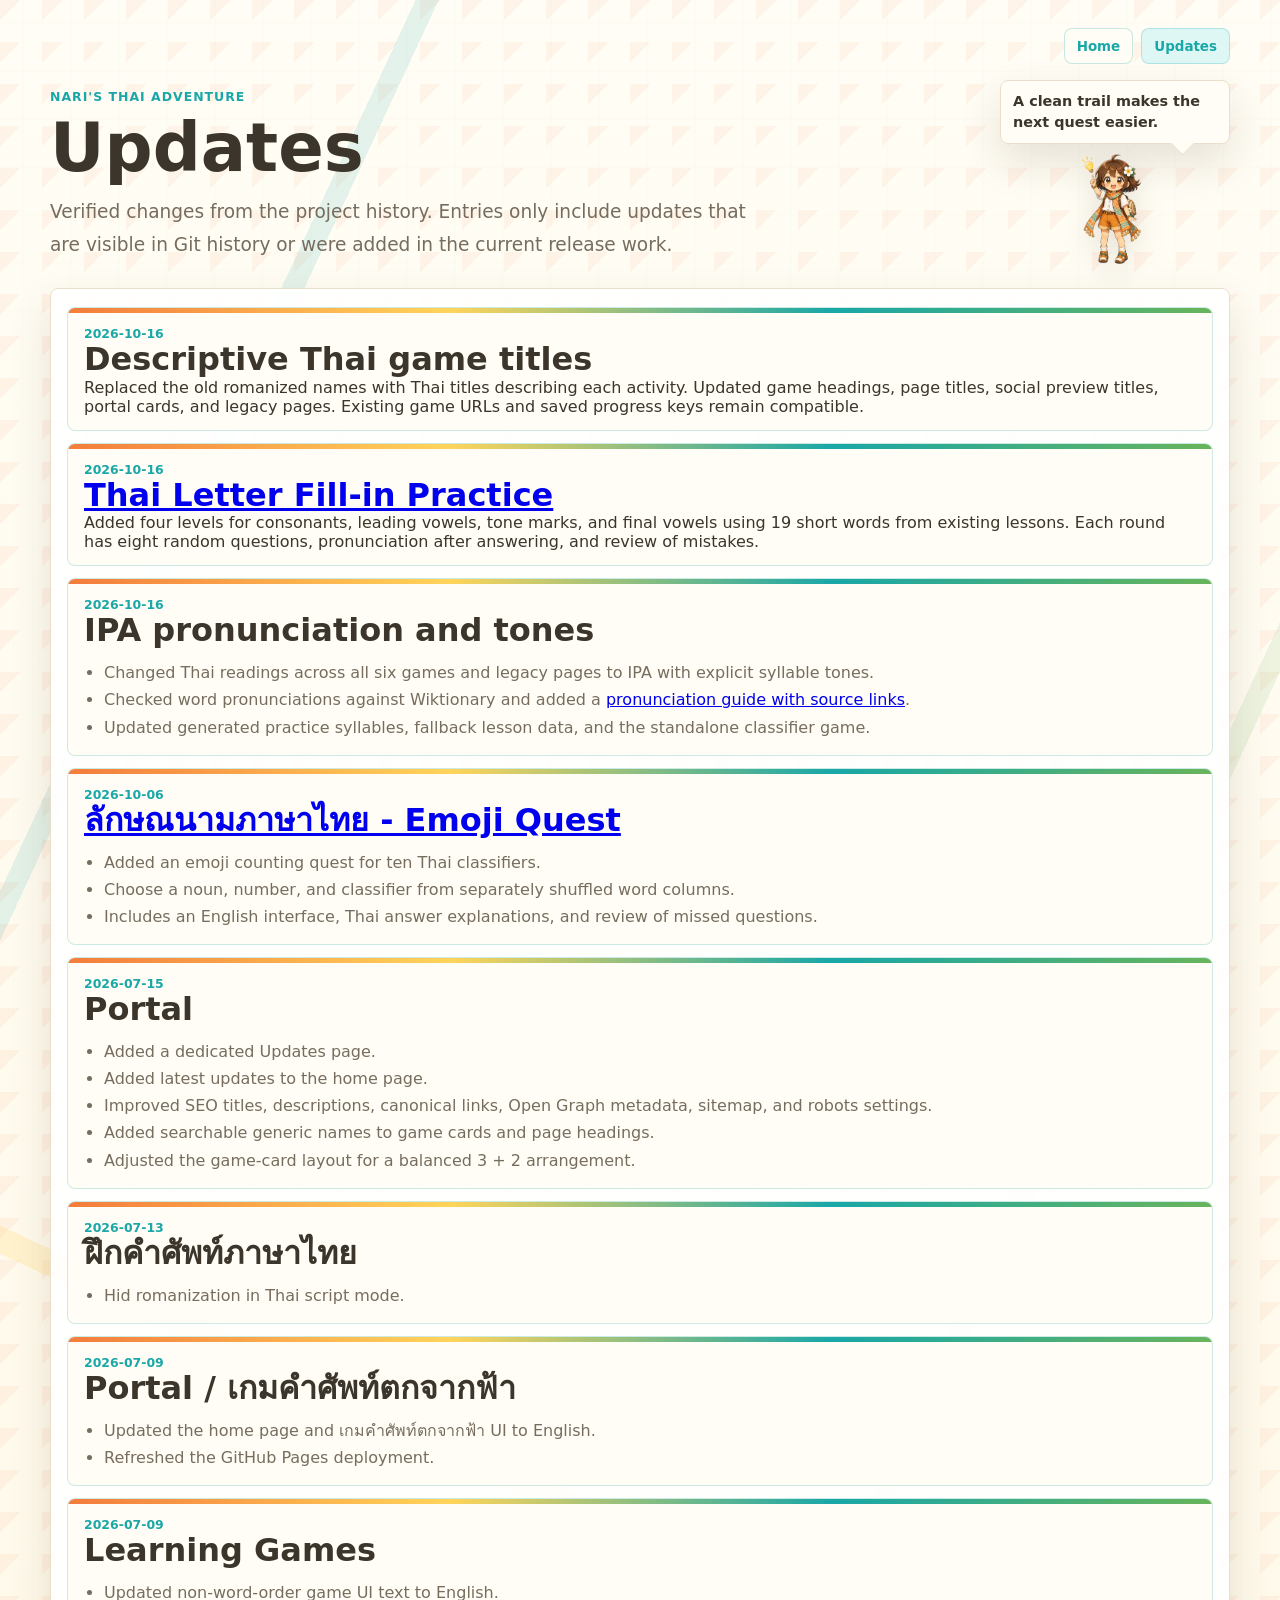
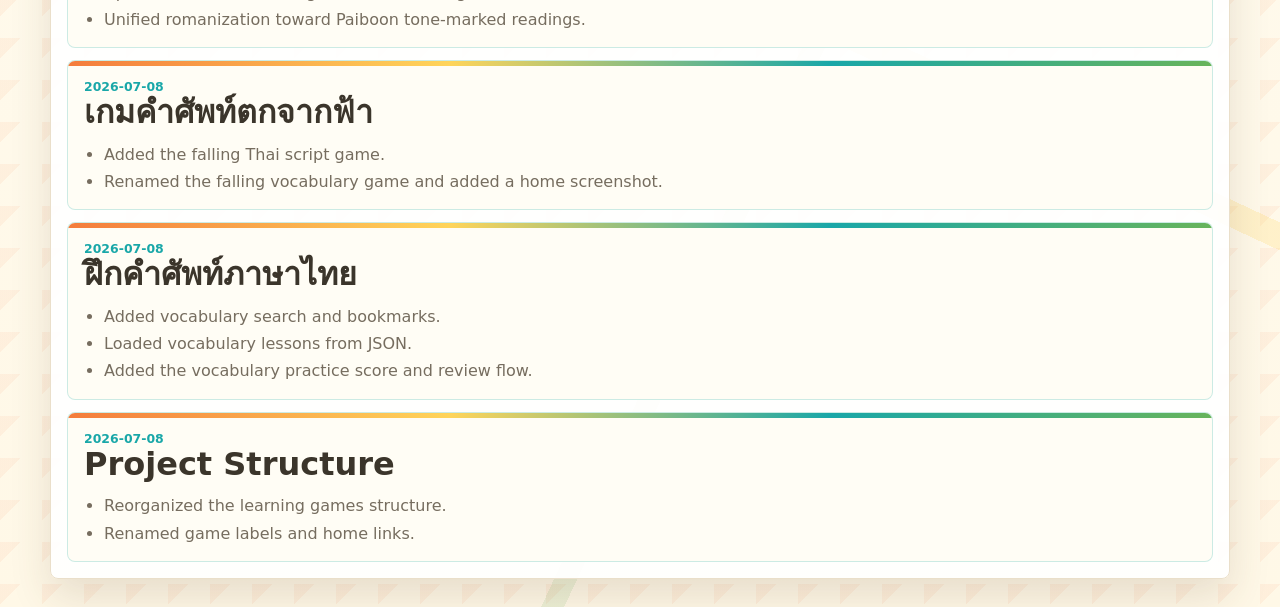
<file: updates.html>
<!doctype html>
<html lang="en">
<head>
  <meta charset="utf-8">
  <meta name="viewport" content="width=device-width, initial-scale=1">
  <title>Updates | Nari's Thai Adventure Notes</title>
  <meta name="description" content="Recent verified updates for Nari's Thai Adventure Notes and its Thai learning games.">
  <link rel="canonical" href="https://cho999.github.io/thai-word-order-game/updates.html">
  <meta property="og:type" content="website">
  <meta property="og:title" content="Updates | Nari's Thai Adventure Notes">
  <meta property="og:description" content="Recent verified updates for Nari's Thai Adventure Notes and its Thai learning games.">
  <meta property="og:image" content="https://cho999.github.io/thai-word-order-game/assets/images/banners/nari-adventure-link-banner.png">
  <!-- Google Search Console verification: paste the exact meta tag from Search Console on the next line. Do not add a fake token. -->
  <link rel="stylesheet" href="assets/css/theme.css">
  <link rel="stylesheet" href="assets/css/components.css">
  <link rel="stylesheet" href="assets/css/home.css">
</head>
<body class="nari-theme">
  <main class="portal updates-page">
    <nav class="portal-nav" aria-label="Site navigation">
      <a href="index.html">Home</a>
      <a href="updates.html" aria-current="page">Updates</a>
    </nav>

    <section class="hero compact-hero">
      <div>
        <p class="eyebrow">Nari's Thai Adventure</p>
        <h1>Updates</h1>
        <p class="lead">Verified changes from the project history. Entries only include updates that are visible in Git history or were added in the current release work.</p>
      </div>
      <div class="hero-nari">
        <div class="bubble">A clean trail makes the next quest easier.</div>
        <img src="assets/images/nari/chibi/chibi-idea.png" alt="Nari pointing out the update log">
      </div>
    </section>

    <section class="update-timeline" aria-label="Project update history">
      <article>
        <time datetime="2026-10-16">2026-10-16</time>
        <h2>Descriptive Thai game titles</h2>
        <p>Replaced the old romanized names with Thai titles describing each activity. Updated game headings, page titles, social preview titles, portal cards, and legacy pages. Existing game URLs and saved progress keys remain compatible.</p>
      </article>
      <article>
        <time datetime="2026-10-16">2026-10-16</time>
        <h2><a href="games/fill-thai/">Thai Letter Fill-in Practice</a></h2>
        <p>Added four levels for consonants, leading vowels, tone marks, and final vowels using 19 short words from existing lessons. Each round has eight random questions, pronunciation after answering, and review of mistakes.</p>
      </article>
      <article>
        <time datetime="2026-10-16">2026-10-16</time>
        <h2>IPA pronunciation and tones</h2>
        <ul>
          <li>Changed Thai readings across all six games and legacy pages to IPA with explicit syllable tones.</li>
          <li>Checked word pronunciations against Wiktionary and added a <a href="pronunciation.html">pronunciation guide with source links</a>.</li>
          <li>Updated generated practice syllables, fallback lesson data, and the standalone classifier game.</li>
        </ul>
      </article>
      <article>
        <time datetime="2026-10-06">2026-10-06</time>
        <h2><a href="games/classifiers/">ลักษณนามภาษาไทย - Emoji Quest</a></h2>
        <ul>
          <li>Added an emoji counting quest for ten Thai classifiers.</li>
          <li>Choose a noun, number, and classifier from separately shuffled word columns.</li>
          <li>Includes an English interface, Thai answer explanations, and review of missed questions.</li>
        </ul>
      </article>
      <article>
        <time datetime="2026-07-15">2026-07-15</time>
        <h2>Portal</h2>
        <ul>
          <li>Added a dedicated Updates page.</li>
          <li>Added latest updates to the home page.</li>
          <li>Improved SEO titles, descriptions, canonical links, Open Graph metadata, sitemap, and robots settings.</li>
          <li>Added searchable generic names to game cards and page headings.</li>
          <li>Adjusted the game-card layout for a balanced 3 + 2 arrangement.</li>
        </ul>
      </article>

      <article>
        <time datetime="2026-07-13">2026-07-13</time>
        <h2>ฝึกคำศัพท์ภาษาไทย</h2>
        <ul>
          <li>Hid romanization in Thai script mode.</li>
        </ul>
      </article>

      <article>
        <time datetime="2026-07-09">2026-07-09</time>
        <h2>Portal / เกมคำศัพท์ตกจากฟ้า</h2>
        <ul>
          <li>Updated the home page and เกมคำศัพท์ตกจากฟ้า UI to English.</li>
          <li>Refreshed the GitHub Pages deployment.</li>
        </ul>
      </article>

      <article>
        <time datetime="2026-07-09">2026-07-09</time>
        <h2>Learning Games</h2>
        <ul>
          <li>Updated non-word-order game UI text to English.</li>
          <li>Unified romanization toward Paiboon tone-marked readings.</li>
        </ul>
      </article>

      <article>
        <time datetime="2026-07-08">2026-07-08</time>
        <h2>เกมคำศัพท์ตกจากฟ้า</h2>
        <ul>
          <li>Added the falling Thai script game.</li>
          <li>Renamed the falling vocabulary game and added a home screenshot.</li>
        </ul>
      </article>

      <article>
        <time datetime="2026-07-08">2026-07-08</time>
        <h2>ฝึกคำศัพท์ภาษาไทย</h2>
        <ul>
          <li>Added vocabulary search and bookmarks.</li>
          <li>Loaded vocabulary lessons from JSON.</li>
          <li>Added the vocabulary practice score and review flow.</li>
        </ul>
      </article>

      <article>
        <time datetime="2026-07-08">2026-07-08</time>
        <h2>Project Structure</h2>
        <ul>
          <li>Reorganized the learning games structure.</li>
          <li>Renamed game labels and home links.</li>
        </ul>
      </article>
    </section>
  </main>
  <script src="shared/analytics.js"></script>
</body>
</html>
</file>
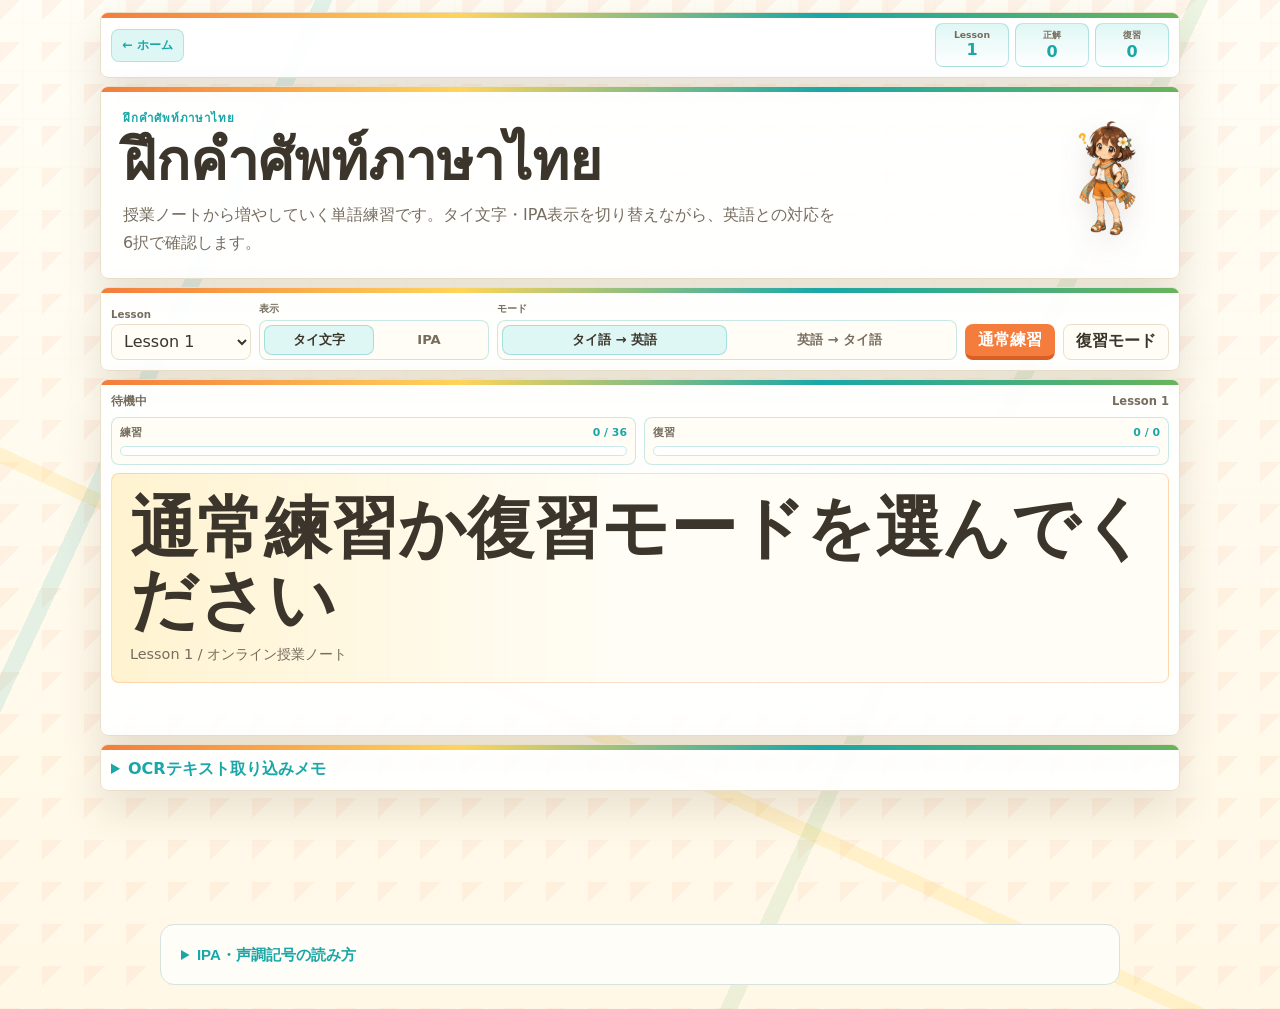
<file: vocab-practice.html>
<!doctype html>
<html lang="ja">
<head>
  <meta charset="utf-8">
  <meta name="viewport" content="width=device-width, initial-scale=1">
  <title>ฝึกคำศัพท์ภาษาไทย</title>
  <link rel="stylesheet" href="vocab-practice.css">
  <link rel="stylesheet" href="assets/css/ipa.css">
</head>
<body>
  <main class="trainer">
    <header class="topbar">
      <a class="portal-link" href="index.html">← ホーム</a>
      <div class="scoreboard" aria-label="学習状況">
        <div><span>Lesson</span><strong id="lessonBadge">1</strong></div>
        <div><span>正解</span><strong id="correctCount">0</strong></div>
        <div><span>復習</span><strong id="reviewCount">0</strong></div>
      </div>
    </header>

    <section class="hero-panel">
      <div>
        <p class="eyebrow">ฝึกคำศัพท์ภาษาไทย</p>
        <h1>ฝึกคำศัพท์ภาษาไทย</h1>
        <p class="lead">授業ノートから増やしていく単語練習です。タイ文字・IPA表示を切り替えながら、英語との対応を6択で確認します。</p>
      </div>
      <img src="thai-letter-memory/assets/chibi/chibi-thinking.png" alt="ナーリー">
    </section>

    <section class="control-panel" aria-label="練習設定">
      <label class="field">
        <span>Lesson</span>
        <select id="lessonSelect"></select>
      </label>

      <div class="field">
        <span>表示</span>
        <div class="segmented" role="group" aria-label="タイ語表示">
          <button class="display-button active" type="button" data-display="thai">タイ文字</button>
          <button class="display-button" type="button" data-display="roman">IPA</button>
        </div>
      </div>

      <div class="field mode-field">
        <span>モード</span>
        <div class="segmented" role="group" aria-label="出題モード">
          <button class="mode-button active" type="button" data-mode="thaiToEnglish">タイ語 → 英語</button>
          <button class="mode-button" type="button" data-mode="englishToThai">英語 → タイ語</button>
        </div>
      </div>

      <button id="normalButton" class="primary-button" type="button">通常練習</button>
      <button id="reviewButton" class="ghost-button" type="button">復習モード</button>
    </section>

    <section class="quiz-panel" aria-live="polite">
      <div class="quiz-meta">
        <span id="modeLabel">通常練習</span>
        <span id="progressLabel">Lesson 1</span>
      </div>
      <div class="progress-grid" aria-label="練習と復習の進捗">
        <div class="progress-card">
          <div class="progress-head">
            <span>練習</span>
            <strong id="normalProgressText">0 / 0</strong>
          </div>
          <div class="progress-track" aria-hidden="true">
            <div id="normalProgressBar" class="progress-fill normal"></div>
          </div>
        </div>
        <div class="progress-card">
          <div class="progress-head">
            <span>復習</span>
            <strong id="reviewProgressText">0 / 0</strong>
          </div>
          <div class="progress-track" aria-hidden="true">
            <div id="reviewProgressBar" class="progress-fill review"></div>
          </div>
        </div>
      </div>
      <div class="prompt-card">
        <p id="promptText" class="prompt-text">通常練習か復習モードを選んでください</p>
        <p id="promptSub" class="prompt-sub">Lesson1 は今回のオンライン授業ノートから作成しています。</p>
      </div>
      <div id="choiceGrid" class="choice-grid" aria-label="6択"></div>
      <p id="feedback" class="feedback"></p>
    </section>

    <section class="import-panel">
      <details>
        <summary>OCRテキスト取り込みメモ</summary>
        <p>今後の授業では、OCR結果を「タイ語, IPA, English」の形式で整理して Lesson2 以降に追加できます。画像OCRそのものは次の段階で接続し、この欄は読み取り結果の確認用に使えます。</p>
        <textarea id="ocrText" spellcheck="false" placeholder="例: หมา, maː˩˩˦, dog"></textarea>
        <button id="parseButton" class="ghost-button" type="button">読み取りプレビュー</button>
        <div id="parsePreview" class="parse-preview"></div>
      </details>
    </section>
  </main>

  <script src="vocab-practice.js"></script>
<details class="ipa-guide"><summary>IPA・声調記号の読み方</summary><p>中声 ˧ ／低声 ˨˩ ／下降声 ˥˩ ／高声 ˦˥ ／上昇声 ˩˩˦。声調記号は音節末に付きます。ː は長母音、ʰ は有気音、ʔ は声門閉鎖、. は音節の区切りです。</p><p>単独の子音・母音の音素には声調を付けず、単語・文字名・練習音節に声調を付けています。</p><a href="pronunciation.html">発音表記と単語ごとの出典</a></details>
</body>
</html>
</file>
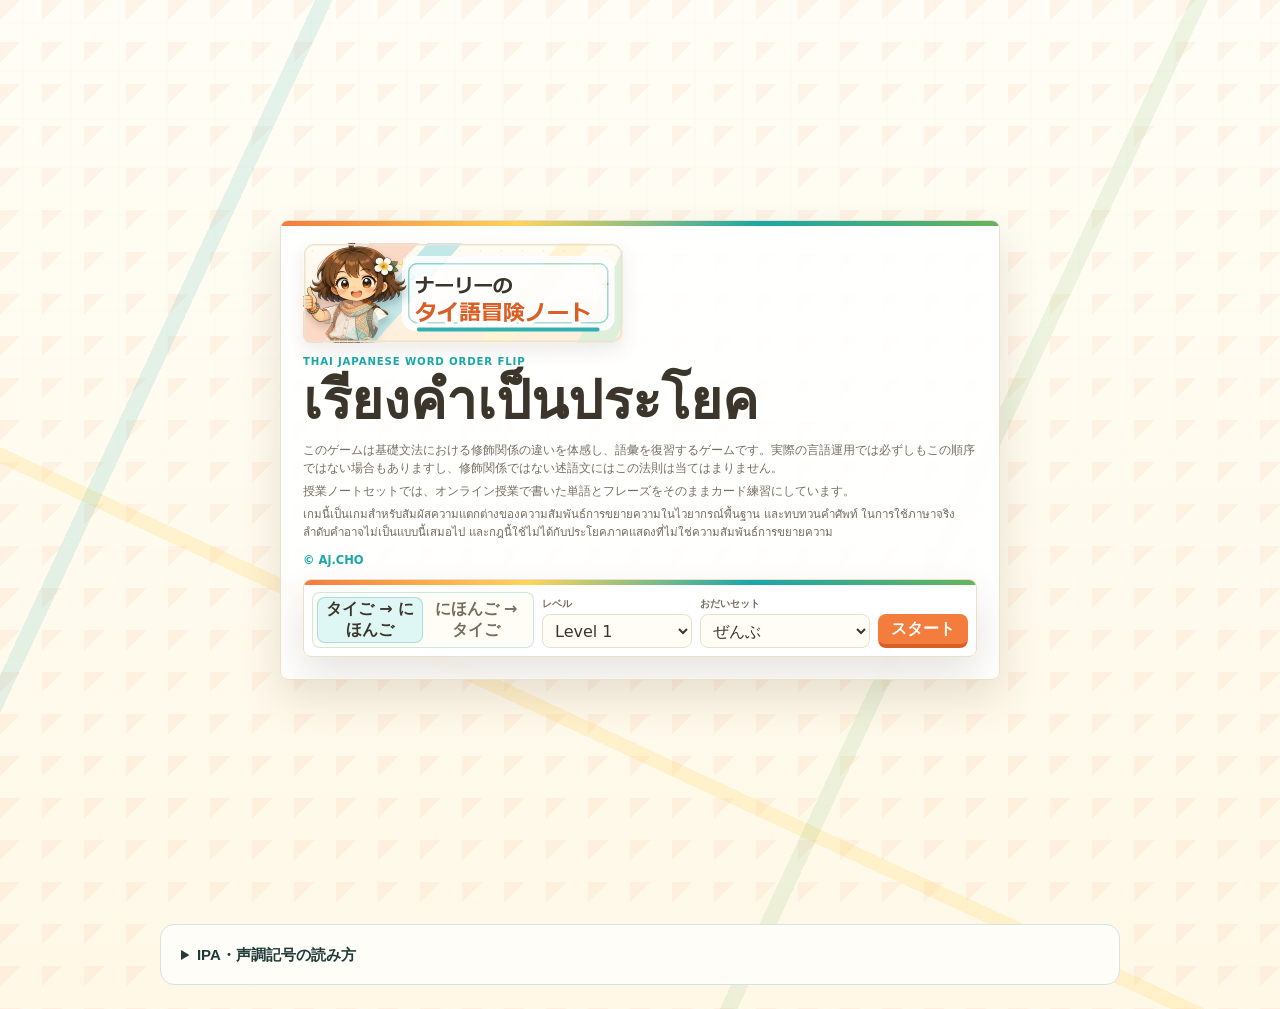
<file: word-order.html>
<!doctype html>
<html lang="ja">
<head>
  <meta charset="utf-8">
  <meta name="viewport" content="width=device-width, initial-scale=1">
  <title>เรียงคำเป็นประโยค</title>
  <link rel="stylesheet" href="style.css">
  <link rel="stylesheet" href="assets/css/ipa.css">
</head>
<body>
  <section id="titleScreen" class="screen title-screen">
    <div class="title-panel">
      <a class="portal-banner-link" href="index.html" aria-label="ナーリーのタイ語冒険ノートへ">
        <img src="assets/banners/nari-adventure-link-banner.png" alt="ナーリーのタイ語冒険ノート">
      </a>
      <p class="eyebrow">Thai Japanese Word Order Flip</p>
      <h1>เรียงคำเป็นประโยค</h1>
      <div class="home-note">
        <p>このゲームは基礎文法における修飾関係の違いを体感し、語彙を復習するゲームです。実際の言語運用では必ずしもこの順序ではない場合もありますし、修飾関係ではない述語文にはこの法則は当てはまりません。</p>
        <p>授業ノートセットでは、オンライン授業で書いた単語とフレーズをそのままカード練習にしています。</p>
        <p>เกมนี้เป็นเกมสำหรับสัมผัสความแตกต่างของความสัมพันธ์การขยายความในไวยากรณ์พื้นฐาน และทบทวนคำศัพท์ ในการใช้ภาษาจริง ลำดับคำอาจไม่เป็นแบบนี้เสมอไป และกฎนี้ใช้ไม่ได้กับประโยคภาคแสดงที่ไม่ใช่ความสัมพันธ์การขยายความ</p>
      </div>
      <p class="copyright">© Aj.CHO</p>
      <div class="control-panel" aria-label="ゲームせってい">
        <div class="segmented" role="group" aria-label="がくしゅうモード">
          <button class="mode-button active" type="button" data-mode="thaiToJapanese">タイご → にほんご</button>
          <button class="mode-button" type="button" data-mode="japaneseToThai">にほんご → タイご</button>
        </div>

        <label class="field">
          <span>レベル</span>
          <select id="levelSelect">
            <option value="1">Level 1</option>
            <option value="2">Level 2</option>
            <option value="3">Level 3</option>
            <option value="4">Level 4</option>
            <option value="5">Level 5</option>
            <option value="6">Level 6</option>
          </select>
        </label>

        <label class="field">
          <span>おだいセット</span>
          <select id="deckSelect">
            <option value="all">ぜんぶ</option>
            <option value="lessonNote">授業ノート</option>
            <option value="wordOrder">語順きほん</option>
          </select>
        </label>

        <button id="startButton" class="primary-button" type="button">スタート</button>
      </div>
    </div>
  </section>

  <main id="gameScreen" class="app hidden">
    <header class="topbar">
      <a class="portal-link compact" href="index.html">ホーム</a>
      <div class="scoreboard">
        <div>
          <span>レベル</span>
          <strong id="streak">Lv1 0/3</strong>
        </div>
        <div>
          <span>せいかい</span>
          <strong id="score">0</strong>
        </div>
        <div>
          <span>ミス</span>
          <strong id="misses">0/4</strong>
        </div>
      </div>
    </header>

    <section class="challenge" aria-label="おだい">
      <div class="challenge-meta compact-meta">
        <span id="roundLabel"></span>
        <span id="motto"></span>
      </div>
      <div class="prompt-card">
        <p id="promptMain" class="prompt-main">スタートをおしてください</p>
        <p id="promptReading" class="prompt-reading">カードをならべかえて、ごじゅんをたいかんしましょう</p>
      </div>
      <div class="timer-row">
        <span id="timerText">0.0</span>
        <div class="timer-track" aria-hidden="true">
          <div id="timerBar"></div>
        </div>
      </div>
    </section>

    <section class="play-area" aria-label="カードば">
      <div class="area-heading">
        <h2></h2>
        <button id="clearButton" class="ghost-button" type="button">てふだをもどす</button>
      </div>
      <div id="pool" class="card-grid" aria-label="シャッフルされたカード"></div>
    </section>

    <section class="hand-area" aria-label="てふだ">
      <div class="area-heading">
        <h2></h2>
      </div>
      <div id="hand" class="hand-zone" aria-label="かいとうらん"></div>
      <p id="message" class="message">カードはドラッグ、またはクリックでいどうできます。</p>
    </section>
  </main>

  <section id="reviewScreen" class="screen review-screen hidden">
    <div class="title-panel">
      <a class="portal-link" href="index.html">← ホームへ</a>
      <p class="eyebrow">Review Log</p>
      <h1>ふくしゅう</h1>
      <div class="nari-result">
        <img src="thai-letter-memory/assets/chibi/chibi-cheer.png" alt="ナーリー">
        <p>おつかれさま！まちがえたカードは、次の冒険の地図になるよ。</p>
      </div>
      <div id="reviewList" class="review-list"></div>
      <button id="backToTitleButton" class="primary-button" type="button">タイトルへ</button>
    </div>
  </section>

  <script src="script.js"></script>
<details class="ipa-guide"><summary>IPA・声調記号の読み方</summary><p>中声 ˧ ／低声 ˨˩ ／下降声 ˥˩ ／高声 ˦˥ ／上昇声 ˩˩˦。声調記号は音節末に付きます。ː は長母音、ʰ は有気音、ʔ は声門閉鎖、. は音節の区切りです。</p><p>単独の子音・母音の音素には声調を付けず、単語・文字名・練習音節に声調を付けています。</p><a href="pronunciation.html">発音表記と単語ごとの出典</a></details>
</body>
</html>
</file>
<file: assets/css/theme.css>
:root {
  color-scheme: light;
  --nari-ink: #3b352b;
  --nari-muted: #766d5f;
  --nari-paper: #fff8e7;
  --nari-surface: rgba(255, 255, 255, .92);
  --nari-surface-warm: #fffdf5;
  --nari-line: #eadfca;
  --nari-orange: #f47c3c;
  --nari-orange-dark: #d95f25;
  --nari-teal: #19a7a8;
  --nari-teal-dark: #0f8588;
  --nari-teal-soft: #dff7f4;
  --nari-green: #68b45b;
  --nari-gold: #ffd45a;
  --nari-red: #d94f5c;
  --nari-pink: #f6a5b8;
  --nari-shadow: 0 18px 42px rgba(86, 64, 35, .14);
  --thai-font: "Sarabun", "Noto Sans Thai", "Noto Sans JP", sans-serif;
}

* {
  box-sizing: border-box;
}

body.nari-theme {
  min-height: 100vh;
  margin: 0;
  background:
    linear-gradient(115deg, transparent 0 18%, rgba(25, 167, 168, .12) 18% 19%, transparent 19% 68%, rgba(104, 180, 91, .12) 68% 69%, transparent 69%),
    linear-gradient(25deg, transparent 0 34%, rgba(255, 212, 90, .22) 34% 35%, transparent 35%),
    linear-gradient(135deg, rgba(244, 124, 60, .07) 25%, transparent 25%) 0 0 / 42px 42px,
    linear-gradient(180deg, #fffdf5 0%, var(--nari-paper) 100%);
  color: var(--nari-ink);
}

body.nari-theme::before {
  position: fixed;
  inset: 0;
  z-index: -1;
  content: "";
  pointer-events: none;
  background:
    linear-gradient(90deg, transparent 0 22px, rgba(25, 167, 168, .06) 23px, transparent 24px),
    linear-gradient(transparent 0 22px, rgba(244, 124, 60, .05) 23px, transparent 24px);
  background-size: 48px 48px;
  mask-image: linear-gradient(180deg, rgba(0, 0, 0, .55), transparent 78%);
}

.thai-text {
  font-family: var(--thai-font);
}

.hidden {
  display: none !important;
}
</file>
<file: assets/css/components.css>
.portal-banner-link,
.portalBannerLink {
  display: block;
  width: min(320px, 100%);
  margin: 0 0 12px;
  line-height: 0;
}

.portalBannerLink {
  margin-right: auto;
  margin-left: auto;
}

.portal-banner-link img,
.portalBannerLink img {
  display: block;
  width: 100%;
  height: auto;
  border-radius: 8px;
  box-shadow: 0 8px 18px rgba(86, 64, 35, .1);
}

.portal-link,
.portalLink,
.portal-button {
  border-radius: 8px;
}

.nari-result,
.nariResult {
  border-radius: 8px;
}

.nari-result img,
.nariResult img {
  height: auto;
  filter: drop-shadow(0 7px 10px rgba(86, 64, 35, .14));
}

.nari-card-stripe::before {
  position: absolute;
  inset: 0 0 auto;
  height: 5px;
  content: "";
  background: linear-gradient(90deg, var(--nari-orange), var(--nari-gold), var(--nari-teal), var(--nari-green));
  pointer-events: none;
}

.info-section {
  position: relative;
  overflow: hidden;
  margin-top: 16px;
  padding: 18px 16px 16px;
  border: 1px solid var(--nari-line, #eadfca);
  border-radius: 8px;
  background: var(--nari-surface, rgba(255, 255, 255, .92));
  box-shadow: var(--nari-shadow, 0 18px 42px rgba(86, 64, 35, .14));
  color: var(--nari-ink, #3b352b);
  text-align: left;
}

.info-section::before {
  position: absolute;
  inset: 0 0 auto;
  height: 5px;
  content: "";
  background: linear-gradient(90deg, var(--nari-orange, #f47c3c), var(--nari-gold, #ffd45a), var(--nari-teal, #19a7a8), var(--nari-green, #68b45b));
  pointer-events: none;
}

.info-section h2 {
  margin: 0;
  font-size: clamp(1.35rem, 3.2vw, 2.2rem);
  line-height: 1.15;
}

.info-grid {
  display: grid;
  grid-template-columns: repeat(5, minmax(0, 1fr));
  gap: 10px;
  margin-top: 12px;
}

.info-grid article {
  min-width: 0;
  padding: 12px;
  border: 1px solid rgba(25, 167, 168, .22);
  border-radius: 8px;
  background: var(--nari-surface-warm, #fffdf5);
}

.info-grid h3 {
  margin: 0 0 6px;
  color: var(--nari-teal-dark, #0f8588);
  font-size: .9rem;
  line-height: 1.25;
}

.info-grid p {
  margin: 0;
  color: var(--nari-muted, #766d5f);
  font-size: .9rem;
  line-height: 1.6;
  overflow-wrap: anywhere;
}

@media (max-width: 980px) {
  .info-grid {
    grid-template-columns: repeat(2, minmax(0, 1fr));
  }
}

@media (max-width: 560px) {
  .info-grid {
    grid-template-columns: 1fr;
  }
}
</file>
<file: assets/css/home.css>
:root {
      color-scheme: light;
      --bg: #fff8e7;
      --surface: rgba(255, 255, 255, .92);
      --surface-warm: #fffdf5;
      --ink: #3b352b;
      --muted: #766d5f;
      --line: #eadfca;
      --orange: #f47c3c;
      --orange-dark: #d95f25;
      --teal: #19a7a8;
      --teal-soft: #dff7f4;
      --green: #68b45b;
      --gold: #ffd45a;
      --shadow: 0 18px 42px rgba(86, 64, 35, .14);
    }

    * {
      box-sizing: border-box;
    }

    body {
      min-height: 100vh;
      margin: 0;
      background:
        linear-gradient(115deg, transparent 0 18%, rgba(25, 167, 168, .12) 18% 19%, transparent 19% 68%, rgba(104, 180, 91, .12) 68% 69%, transparent 69%),
        linear-gradient(25deg, transparent 0 34%, rgba(255, 212, 90, .22) 34% 35%, transparent 35%),
        linear-gradient(135deg, rgba(244, 124, 60, .07) 25%, transparent 25%) 0 0 / 42px 42px,
        linear-gradient(180deg, #fffdf5 0%, var(--bg) 100%);
      color: var(--ink);
      font-family: "Yu Gothic", "Hiragino Sans", "Noto Sans Thai", "Noto Sans JP", system-ui, sans-serif;
      overflow-x: hidden;
    }

    body::before {
      position: fixed;
      inset: 0;
      z-index: -1;
      content: "";
      pointer-events: none;
      background:
        linear-gradient(90deg, transparent 0 22px, rgba(25, 167, 168, .06) 23px, transparent 24px),
        linear-gradient(transparent 0 22px, rgba(244, 124, 60, .05) 23px, transparent 24px);
      background-size: 48px 48px;
      mask-image: linear-gradient(180deg, rgba(0, 0, 0, .55), transparent 78%);
    }

    .portal {
      width: min(1180px, calc(100vw - 24px));
      min-height: 100vh;
      margin: 0 auto;
      padding: 28px 0;
    }

    .portal-nav {
      display: flex;
      justify-content: flex-end;
      gap: 8px;
      margin-bottom: 16px;
    }

    .portal-nav a {
      display: inline-flex;
      align-items: center;
      min-height: 36px;
      padding: 0 12px;
      border: 1px solid rgba(25, 167, 168, .24);
      border-radius: 8px;
      background: var(--surface-warm);
      color: var(--teal);
      font-size: .84rem;
      font-weight: 900;
      text-decoration: none;
    }

    .portal-nav a[aria-current="page"] {
      background: var(--teal-soft);
      color: var(--teal);
    }

    .hero {
      display: grid;
      grid-template-columns: minmax(0, 1fr) auto;
      gap: 20px;
      align-items: end;
      margin-bottom: 18px;
    }

    .eyebrow {
      margin: 0 0 8px;
      color: var(--teal);
      font-size: .78rem;
      font-weight: 900;
      letter-spacing: .08em;
      text-transform: uppercase;
    }

    h1,
    h2,
    p {
      margin: 0;
    }

    h1 {
      max-width: 920px;
      font-size: clamp(2rem, 5.4vw, 4.2rem);
      line-height: 1.08;
      overflow-wrap: anywhere;
    }

    .lead {
      max-width: 720px;
      margin-top: 12px;
      color: var(--muted);
      font-size: clamp(.98rem, 2vw, 1.16rem);
      line-height: 1.75;
    }

    .hero-nari {
      display: grid;
      justify-items: center;
      gap: 6px;
      min-width: 118px;
    }

    .hero-nari img {
      width: min(120px, 24vw);
      height: auto;
      filter: drop-shadow(0 10px 14px rgba(86, 64, 35, .14));
    }

    .bubble {
      position: relative;
      max-width: 230px;
      padding: 10px 12px;
      border: 1px solid var(--line);
      border-radius: 8px;
      background: var(--surface-warm);
      box-shadow: var(--shadow);
      color: var(--ink);
      font-size: .9rem;
      font-weight: 800;
      line-height: 1.45;
      text-align: left;
    }

    .bubble::after {
      position: absolute;
      right: 38px;
      bottom: -9px;
      width: 16px;
      height: 16px;
      content: "";
      background: inherit;
      border-right: 1px solid var(--line);
      border-bottom: 1px solid var(--line);
      transform: rotate(45deg);
    }

    .game-grid {
      display: grid;
      grid-template-columns: repeat(2, minmax(0, 1fr));
      gap: 14px;
    }

    .game-card {
      position: relative;
      overflow: hidden;
      display: grid;
      grid-template-rows: auto 1fr auto;
      min-height: 430px;
      color: var(--ink);
      text-decoration: none;
      background: var(--surface);
      border: 1px solid var(--line);
      border-radius: 8px;
      box-shadow: var(--shadow);
      grid-column: auto;
    }

    .game-category {
      grid-column: 1 / -1;
      margin: 20px 0 0;
      color: var(--teal);
      font-size: 1.4rem;
    }

    .game-card::before {
      position: absolute;
      inset: 0 0 auto;
      height: 5px;
      content: "";
      background: linear-gradient(90deg, var(--orange), var(--gold), var(--teal), var(--green));
    }

    .shot {
      position: relative;
      min-height: 106px;
      height: 112px;
      background: var(--teal-soft);
    }

    .shot > img:not(.card-nari) {
      width: 100%;
      height: 100%;
      min-height: 112px;
      object-fit: cover;
      display: block;
    }

    .vocab-shot {
      display: grid;
      place-items: center;
      background:
        linear-gradient(rgba(25, 167, 168, .08) 1px, transparent 1px),
        linear-gradient(90deg, rgba(25, 167, 168, .08) 1px, transparent 1px),
        var(--teal-soft);
      background-size: 18px 18px;
    }

    .mini-quiz {
      display: grid;
      gap: 4px;
      min-width: 142px;
      padding: 10px 12px;
      border: 1px solid rgba(25, 167, 168, .28);
      border-radius: 8px;
      background: #fff;
      box-shadow: 0 8px 18px rgba(86, 64, 35, .1);
      text-align: center;
    }

    .mini-quiz span {
      color: var(--ink);
      font-size: 1.45rem;
      font-weight: 900;
      line-height: 1;
    }

    .mini-quiz strong {
      color: var(--teal);
      font-size: .92rem;
    }

    .card-nari {
      position: absolute;
      right: 10px;
      bottom: -10px;
      width: 64px;
      filter: drop-shadow(0 8px 12px rgba(86, 64, 35, .16));
    }

    .card-body {
      padding: 22px 16px 14px;
    }

    .game-card h2 {
      font-size: 1.35rem;
      line-height: 1.2;
    }

    .game-card p {
      margin-top: 10px;
      color: var(--muted);
      line-height: 1.65;
    }

    .tag-row {
      display: flex;
      flex-wrap: wrap;
      gap: 6px;
      margin-top: 14px;
    }

    .tag {
      padding: 5px 8px;
      border: 1px solid rgba(25, 167, 168, .24);
      border-radius: 8px;
      background: var(--teal-soft);
      color: var(--teal);
      font-size: .76rem;
      font-weight: 900;
    }

    .launch {
      display: flex;
      align-items: center;
      justify-content: space-between;
      gap: 10px;
      margin: 0 16px 16px;
      padding: 12px 14px;
      border-radius: 8px;
      background: var(--orange);
      border-bottom: 4px solid var(--orange-dark);
      color: #fff;
      font-weight: 900;
    }

    .launch span {
      font-size: 1.2rem;
    }

    .game-card:hover .launch {
      filter: brightness(1.04);
    }

    .latest-updates,
    .update-timeline {
      position: relative;
      overflow: hidden;
      margin-top: 18px;
      padding: 18px 16px 16px;
      border: 1px solid var(--line);
      border-radius: 8px;
      background: var(--surface);
      box-shadow: var(--shadow);
    }

    .latest-updates::before,
    .update-timeline article::before {
      position: absolute;
      inset: 0 0 auto;
      height: 5px;
      content: "";
      background: linear-gradient(90deg, var(--orange), var(--gold), var(--teal), var(--green));
      pointer-events: none;
    }

    .section-head {
      margin-bottom: 10px;
    }

    .section-head h2,
    .update-timeline h2 {
      font-size: clamp(1.25rem, 2.8vw, 2rem);
      line-height: 1.15;
    }

    .updates-list {
      display: grid;
      grid-template-columns: repeat(3, minmax(0, 1fr));
      gap: 10px;
    }

    .updates-list article,
    .update-timeline article {
      border: 1px solid rgba(25, 167, 168, .22);
      border-radius: 8px;
      background: var(--surface-warm);
    }

    .updates-list article {
      padding: 12px;
    }

    .updates-list time,
    .update-timeline time {
      display: block;
      color: var(--teal);
      font-size: .78rem;
      font-weight: 900;
    }

    .updates-list strong {
      display: block;
      margin-top: 4px;
      color: var(--ink);
    }

    .updates-list p {
      margin-top: 6px;
      color: var(--muted);
      font-size: .92rem;
      line-height: 1.55;
    }

    .updates-link {
      display: inline-flex;
      margin-top: 12px;
      color: var(--teal);
      font-weight: 900;
      text-decoration-thickness: 2px;
      text-underline-offset: 4px;
    }

    .compact-hero {
      align-items: center;
    }

    .update-timeline {
      display: grid;
      gap: 12px;
    }

    .update-timeline article {
      position: relative;
      overflow: hidden;
      padding: 18px 16px 14px;
    }

    .update-timeline ul {
      margin: 10px 0 0;
      padding-left: 20px;
      color: var(--muted);
      line-height: 1.7;
    }

    @media (max-width: 920px) {
      .hero {
        grid-template-columns: 1fr;
      }

      .game-grid {
        grid-template-columns: repeat(2, minmax(0, 1fr));
      }

      .game-card,
      .game-card:nth-child(4),
      .game-card:nth-child(5) {
        grid-column: auto;
      }

      .hero {
        align-items: start;
      }

      .hero-nari {
        grid-template-columns: auto 1fr;
        justify-items: start;
        align-items: center;
      }

      .hero-nari img {
        width: 94px;
      }

      .bubble::after {
        left: -9px;
        right: auto;
        bottom: 18px;
        border: 0;
        border-left: 1px solid var(--line);
        border-bottom: 1px solid var(--line);
      }

      .game-card {
        min-height: 0;
      }

      .updates-list {
        grid-template-columns: 1fr;
      }
    }

    @media (max-width: 560px) {
      .portal {
        width: min(100% - 16px, 1180px);
        padding: 16px 0;
      }

      .portal-nav {
        justify-content: stretch;
      }

      .portal-nav a {
        flex: 1;
        justify-content: center;
      }

      .game-grid {
        grid-template-columns: 1fr;
      }

      .card-body {
        padding: 18px 14px 12px;
      }

      .game-card h2 {
        font-size: 1.18rem;
      }
    }
</file>
<file: assets/css/ipa.css>
/* IPA combining marks and tone letters need normal casing and generous line height. */
.ipa-guide {
  max-width: 960px;
  margin: 24px auto;
  padding: 16px 20px;
  border: 1px solid #d6e3df;
  border-radius: 14px;
  background: #fffdf7;
  color: #203b39;
  font: 15px/1.8 "Segoe UI", "Noto Sans", "Arial", sans-serif;
}
.ipa-guide summary { cursor: pointer; font-weight: 700; }
.ipa-guide p { margin: 10px 0; }
.ipa-guide a { color: #00696b; text-decoration: underline; }
.ipa-text, .reading, .card-reading, .choice, .word-column, .roman, .ipa {
  text-transform: none;
  letter-spacing: normal;
  overflow-wrap: anywhere;
}
.ipa-page { max-width: 1080px; margin: auto; padding: 24px; line-height: 1.8; }
.ipa-page table { width: 100%; border-collapse: collapse; background: #fffdf7; }
.ipa-page th, .ipa-page td { padding: 10px 12px; border-bottom: 1px solid #d6e3df; text-align: left; vertical-align: top; }
.ipa-page .table-scroll { overflow-x: auto; }
.ipa-page .ipa-text { font-family: "Segoe UI", "Noto Sans", "Arial", sans-serif; font-size: 18px; }
.ipa-page input { width: 100%; box-sizing: border-box; padding: 12px; margin: 12px 0; font: inherit; }
.ipa-page small { display: block; color: #526967; }
@media (max-width: 600px) {
  .ipa-guide { margin: 18px 12px; }
  .ipa-page { padding: 16px; }
  .word-column { min-width: 0; }
}
</file>
<file: thai-letter-memory/style.css>
:root {
  color-scheme: light;
  --thai-font: 'Sarabun', 'Noto Sans JP', sans-serif;
  --bg: #fff8e7;
  --surface: #ffffff;
  --surface-warm: #fffdf5;
  --soft: #dff7f4;
  --ink: #3b352b;
  --muted: #766d5f;
  --line: #eadfca;
  --primary: #f47c3c;
  --primary-2: #d95f25;
  --accent: #19a7a8;
  --accent-2: #0f8588;
  --sun: #ffd45a;
  --good: #68b45b;
  --bad: #d94f5c;
  --pink: #f6a5b8;
  --shadow: 0 18px 42px rgba(86, 64, 35, .14);
}

* {
  box-sizing: border-box;
}

body {
  margin: 0;
  min-height: 100vh;
  background:
    linear-gradient(115deg, transparent 0 18%, rgba(25, 167, 168, .12) 18% 19%, transparent 19% 68%, rgba(104, 180, 91, .12) 68% 69%, transparent 69%),
    linear-gradient(25deg, transparent 0 34%, rgba(255, 212, 90, .22) 34% 35%, transparent 35%),
    linear-gradient(135deg, rgba(244, 124, 60, .07) 25%, transparent 25%) 0 0 / 42px 42px,
    linear-gradient(180deg, #fffdf5 0%, var(--bg) 100%);
  color: var(--ink);
  font-family: "Noto Sans JP", system-ui, sans-serif;
}

body::before {
  position: fixed;
  inset: 0;
  z-index: -1;
  content: "";
  pointer-events: none;
  background:
    linear-gradient(90deg, transparent 0 22px, rgba(25, 167, 168, .06) 23px, transparent 24px),
    linear-gradient(transparent 0 22px, rgba(244, 124, 60, .05) 23px, transparent 24px);
  background-size: 48px 48px;
  mask-image: linear-gradient(180deg, rgba(0, 0, 0, .55), transparent 78%);
}

button,
select {
  font: inherit;
}

button {
  border: 0;
}

.hidden {
  display: none !important;
}

.thai-text,
.card-front {
  font-family: var(--thai-font);
}

.app {
  width: min(1120px, calc(100vw - 24px));
  min-height: 100vh;
  margin: 0 auto;
}

.screen {
  min-height: 100vh;
  padding: 22px 0;
}

.title-screen {
  display: grid;
  align-content: center;
  gap: 16px;
}

.hero {
  max-width: 780px;
}

.eyebrow {
  margin: 0 0 8px;
  color: var(--accent);
  font-size: .78rem;
  font-weight: 800;
  letter-spacing: .08em;
  text-transform: uppercase;
}

h1,
h2,
h3,
p {
  margin: 0;
}

h1 {
  font-size: clamp(2.4rem, 8vw, 5.4rem);
  line-height: 1;
  letter-spacing: 0;
}

h2 {
  font-size: clamp(1.8rem, 5vw, 3rem);
}

.lead {
  max-width: 720px;
  margin-top: 12px;
  color: var(--muted);
  font-size: clamp(1rem, 2vw, 1.16rem);
  line-height: 1.75;
}

.related-link {
  margin-top: 10px;
  color: var(--muted);
  font-size: .95rem;
  font-weight: 700;
}

.related-link a {
  color: var(--accent-2);
  text-decoration-thickness: 2px;
  text-underline-offset: 4px;
}

.portal-return {
  margin: 0 0 10px;
}

.portal-return a,
.portal-button {
  display: inline-flex;
  align-items: center;
  justify-content: center;
  gap: 6px;
  min-height: 36px;
  padding: 0 10px;
  border: 1px solid rgba(25, 167, 168, .24);
  border-radius: 8px;
  background: var(--soft);
  color: var(--accent-2);
  font-size: .8rem;
  font-weight: 800;
  text-decoration: none;
}

.portal-banner-link {
  display: block;
  width: min(320px, 100%);
  margin: 0 0 12px;
  line-height: 0;
}

.portal-banner-link img {
  display: block;
  width: 100%;
  height: auto;
  border-radius: 8px;
  box-shadow: 0 8px 18px rgba(86, 64, 35, .1);
}

.mode-grid {
  display: grid;
  grid-template-columns: repeat(2, minmax(0, 1fr));
  gap: 12px;
}

.mode-card,
.controls,
.level-preview,
.topbar,
.game-footer,
.result-card {
  position: relative;
  overflow: hidden;
  background: rgba(255, 255, 255, .92);
  border: 1px solid var(--line);
  border-radius: 8px;
  box-shadow: var(--shadow);
}

.mode-card::before,
.controls::before,
.level-preview::before,
.topbar::before,
.game-footer::before,
.result-card::before {
  position: absolute;
  inset: 0 0 auto;
  height: 5px;
  content: "";
  background: linear-gradient(90deg, var(--primary), var(--sun), var(--accent), var(--good));
  pointer-events: none;
}

.mode-card {
  display: grid;
  gap: 8px;
  min-height: 128px;
  padding: 20px 18px 18px;
  cursor: pointer;
  color: var(--ink);
  text-align: left;
}

.mode-card.active {
  border-color: rgba(25, 167, 168, .48);
  background: linear-gradient(180deg, var(--soft), #fff);
}

.mode-title {
  font-size: 1.1rem;
  font-weight: 800;
}

.mode-sample {
  color: var(--accent-2);
  font-size: clamp(2rem, 6vw, 3.4rem);
  font-weight: 800;
  line-height: 1.05;
  word-break: keep-all;
}

.controls {
  display: grid;
  grid-template-columns: repeat(4, minmax(132px, 1fr)) auto;
  gap: 12px;
  align-items: end;
  padding: 18px 14px 14px;
}

.field span {
  display: block;
  margin-bottom: 6px;
  color: var(--muted);
  font-size: .76rem;
  font-weight: 800;
}

select {
  width: 100%;
  min-height: 44px;
  padding: 0 10px;
  border: 1px solid var(--line);
  border-radius: 8px;
  background: var(--surface-warm);
  color: var(--ink);
}

.primary-button,
.secondary-button {
  min-height: 44px;
  padding: 0 16px;
  border-radius: 8px;
  cursor: pointer;
  font-weight: 800;
}

.primary-button {
  background: var(--primary);
  color: #fff;
  border-bottom: 4px solid var(--primary-2);
}

.primary-button:hover {
  filter: brightness(1.04);
}

.secondary-button {
  border: 1px solid var(--line);
  background: var(--surface-warm);
  color: var(--ink);
}

.secondary-button:hover {
  background: var(--soft);
}

.level-preview {
  padding: 18px 14px 14px;
}

#levelPreview {
  display: grid;
  grid-template-columns: repeat(4, minmax(0, 1fr));
  gap: 10px;
}

.preview-card {
  min-height: 124px;
  padding: 12px;
  border: 1px solid var(--line);
  border-radius: 8px;
  background: var(--surface-warm);
}

.preview-card.active {
  border-color: rgba(25, 167, 168, .48);
  background: var(--soft);
}

.preview-card h3 {
  font-size: .9rem;
}

.preview-letters {
  display: flex;
  flex-wrap: wrap;
  gap: 6px;
  margin-top: 8px;
  color: var(--accent-2);
  font-family: var(--thai-font);
  font-size: 1.55rem;
  font-weight: 800;
  line-height: 1.22;
}

.preview-note {
  margin-top: 9px;
  color: var(--muted);
  font-size: .74rem;
  line-height: 1.45;
}

.game-screen {
  display: grid;
  grid-template-rows: auto 1fr auto;
  gap: 12px;
}

.topbar {
  display: grid;
  grid-template-columns: auto auto repeat(5, minmax(78px, 1fr));
  gap: 10px;
  align-items: center;
  padding: 14px 10px 10px;
}

.stat {
  min-height: 52px;
  padding: 8px 10px;
  border: 1px solid rgba(25, 167, 168, .24);
  border-radius: 8px;
  background: var(--soft);
}

.stat span {
  display: block;
  color: var(--muted);
  font-size: .7rem;
  font-weight: 800;
}

.stat strong {
  display: block;
  margin-top: 2px;
  color: var(--accent-2);
  font-size: 1rem;
  font-variant-numeric: tabular-nums;
}

.board {
  display: grid;
  grid-template-columns: repeat(auto-fit, minmax(104px, 1fr));
  gap: 10px;
  align-content: center;
}

.memory-card {
  position: relative;
  height: clamp(86px, 14vh, 128px);
  min-height: 86px;
  border-radius: 8px;
  perspective: 800px;
  cursor: pointer;
  background: transparent;
}

.memory-card:disabled {
  cursor: default;
}

.card-inner {
  position: absolute;
  inset: 0;
  border-radius: inherit;
  transition: transform .22s ease;
  transform-style: preserve-3d;
}

.memory-card.is-flipped .card-inner,
.memory-card.is-matched .card-inner {
  transform: rotateY(180deg);
}

.card-face {
  position: absolute;
  inset: 0;
  display: grid;
  place-items: center;
  padding: 8px;
  border: 1px solid var(--line);
  border-radius: inherit;
  backface-visibility: hidden;
  box-shadow: 0 8px 22px rgba(86, 64, 35, .1);
}

.card-back {
  background:
    linear-gradient(135deg, rgba(255, 212, 90, .22), transparent 52%),
    linear-gradient(135deg, var(--primary), var(--accent));
  color: #fff;
}

.card-back span {
  display: grid;
  width: 42px;
  height: 42px;
  place-items: center;
  border: 2px solid rgba(255, 255, 255, .68);
  border-radius: 50%;
  font-weight: 800;
}

.card-front {
  transform: rotateY(180deg);
  background: var(--surface);
  color: var(--ink);
}

.memory-card.is-matched .card-front {
  border-color: rgba(104, 180, 91, .54);
  background: #eff9ec;
}

.memory-card.is-wrong .card-front {
  border-color: rgba(217, 79, 92, .48);
  background: #fff1f3;
}

.symbol-card {
  font-size: clamp(2.1rem, 8vw, 4rem);
  font-weight: 800;
  line-height: 1;
}

.reading-card {
  display: grid;
  gap: 4px;
  text-align: center;
}

.reading-main {
  color: var(--accent-2);
  font-size: clamp(.98rem, 2.4vw, 1.28rem);
  font-weight: 800;
  overflow-wrap: anywhere;
}

.reading-sub {
  color: var(--muted);
  font-size: .74rem;
  line-height: 1.25;
  overflow-wrap: anywhere;
}

.game-footer {
  display: flex;
  align-items: center;
  justify-content: space-between;
  gap: 12px;
  padding: 14px 10px 10px;
}

#message {
  color: var(--muted);
  font-weight: 700;
}

#message.good {
  color: var(--good);
}

#message.bad {
  color: var(--bad);
}

.result-screen {
  display: grid;
  place-items: center;
}

.result-card {
  width: min(640px, 100%);
  padding: 26px 22px 22px;
}

.nari-result {
  display: grid;
  grid-template-columns: auto 1fr;
  gap: 10px;
  align-items: center;
  margin: 14px 0 0;
  padding: 8px 10px;
  border: 1px solid rgba(25, 167, 168, .24);
  border-radius: 8px;
  background: var(--soft);
}

.nari-result img {
  width: 68px;
  height: auto;
  filter: drop-shadow(0 7px 10px rgba(86, 64, 35, .14));
}

.nari-result p {
  color: var(--ink);
  font-size: .9rem;
  font-weight: 900;
  line-height: 1.55;
}

#resultText {
  margin-top: 10px;
  color: var(--muted);
  line-height: 1.7;
}

.result-letters {
  display: flex;
  flex-wrap: wrap;
  gap: 8px;
  margin-top: 16px;
}

.result-letters span {
  display: grid;
  min-width: 42px;
  height: 42px;
  place-items: center;
  border-radius: 8px;
  background: var(--soft);
  color: var(--accent-2);
  font-size: 1.35rem;
  font-weight: 800;
}

.result-actions {
  display: flex;
  gap: 10px;
  margin-top: 18px;
}

@media (max-width: 820px) {
  .controls,
  #levelPreview,
  .mode-grid {
    grid-template-columns: 1fr;
  }

  .topbar {
    grid-template-columns: repeat(2, 1fr);
  }

  .topbar > .secondary-button,
  .topbar > .portal-button {
    grid-column: 1 / -1;
  }

  .board {
    grid-template-columns: repeat(4, minmax(0, 1fr));
    gap: 7px;
  }

  .memory-card {
    height: 82px;
    min-height: 82px;
  }

  .symbol-card {
    font-size: 2.15rem;
  }

  .reading-main {
    font-size: .82rem;
  }

  .reading-sub {
    font-size: .6rem;
  }

  .game-footer,
  .result-actions {
    align-items: stretch;
    flex-direction: column;
  }

  .nari-result {
    grid-template-columns: 55px 1fr;
  }

  .nari-result img {
    width: 55px;
  }
}
</file>
<file: games/akson-thai/style.css>
:root {
  color-scheme: light;
  --thai-font: 'Sarabun', 'Noto Sans JP', sans-serif;
  --bg: #fff8e7;
  --surface: #ffffff;
  --surface-warm: #fffdf5;
  --soft: #dff7f4;
  --ink: #3b352b;
  --muted: #766d5f;
  --line: #eadfca;
  --primary: #f47c3c;
  --primary-2: #d95f25;
  --accent: #19a7a8;
  --accent-2: #0f8588;
  --sun: #ffd45a;
  --good: #68b45b;
  --bad: #d94f5c;
  --pink: #f6a5b8;
  --shadow: 0 18px 42px rgba(86, 64, 35, .14);
}

* {
  box-sizing: border-box;
}

body {
  margin: 0;
  min-height: 100vh;
  background:
    linear-gradient(115deg, transparent 0 18%, rgba(25, 167, 168, .12) 18% 19%, transparent 19% 68%, rgba(104, 180, 91, .12) 68% 69%, transparent 69%),
    linear-gradient(25deg, transparent 0 34%, rgba(255, 212, 90, .22) 34% 35%, transparent 35%),
    linear-gradient(135deg, rgba(244, 124, 60, .07) 25%, transparent 25%) 0 0 / 42px 42px,
    linear-gradient(180deg, #fffdf5 0%, var(--bg) 100%);
  color: var(--ink);
  font-family: "Noto Sans JP", system-ui, sans-serif;
  overflow-x: hidden;
}

body::before {
  position: fixed;
  inset: 0;
  z-index: -1;
  content: "";
  pointer-events: none;
  background:
    linear-gradient(90deg, transparent 0 22px, rgba(25, 167, 168, .06) 23px, transparent 24px),
    linear-gradient(transparent 0 22px, rgba(244, 124, 60, .05) 23px, transparent 24px);
  background-size: 48px 48px;
  mask-image: linear-gradient(180deg, rgba(0, 0, 0, .55), transparent 78%);
}

button,
select {
  font: inherit;
}

button {
  border: 0;
}

.hidden {
  display: none !important;
}

.thai-text,
.card-front {
  font-family: var(--thai-font);
}

.app {
  width: min(1120px, calc(100vw - 24px));
  min-height: 100vh;
  margin: 0 auto;
}

.screen {
  min-height: 100vh;
  padding: 22px 0;
}

.title-screen {
  display: grid;
  align-content: center;
  gap: 16px;
}

.hero {
  max-width: 780px;
}

.eyebrow {
  margin: 0 0 8px;
  color: var(--accent);
  font-size: .78rem;
  font-weight: 800;
  letter-spacing: .08em;
  text-transform: uppercase;
}

h1,
h2,
h3,
p {
  margin: 0;
}

h1 {
  font-size: clamp(2.4rem, 8vw, 5.4rem);
  line-height: 1;
  letter-spacing: 0;
}

h2 {
  font-size: clamp(1.8rem, 5vw, 3rem);
}

.lead {
  max-width: 720px;
  margin-top: 12px;
  color: var(--muted);
  font-size: clamp(1rem, 2vw, 1.16rem);
  line-height: 1.75;
}

.related-link {
  margin-top: 10px;
  color: var(--muted);
  font-size: .95rem;
  font-weight: 700;
}

.related-link a {
  color: var(--accent-2);
  text-decoration-thickness: 2px;
  text-underline-offset: 4px;
}

.portal-return {
  margin: 0 0 10px;
}

.portal-return a,
.portal-button {
  display: inline-flex;
  align-items: center;
  justify-content: center;
  gap: 6px;
  min-height: 36px;
  padding: 0 10px;
  border: 1px solid rgba(25, 167, 168, .24);
  border-radius: 8px;
  background: var(--soft);
  color: var(--accent-2);
  font-size: .8rem;
  font-weight: 800;
  text-decoration: none;
}

.portal-banner-link {
  display: block;
  width: min(320px, 100%);
  margin: 0 0 12px;
  line-height: 0;
}

.portal-banner-link img {
  display: block;
  width: 100%;
  height: auto;
  border-radius: 8px;
  box-shadow: 0 8px 18px rgba(86, 64, 35, .1);
}

.mode-grid {
  display: grid;
  grid-template-columns: repeat(2, minmax(0, 1fr));
  gap: 12px;
}

.mode-card,
.controls,
.level-preview,
.topbar,
.game-footer,
.result-card {
  position: relative;
  overflow: hidden;
  background: rgba(255, 255, 255, .92);
  border: 1px solid var(--line);
  border-radius: 8px;
  box-shadow: var(--shadow);
}

.mode-card::before,
.controls::before,
.level-preview::before,
.topbar::before,
.game-footer::before,
.result-card::before {
  position: absolute;
  inset: 0 0 auto;
  height: 5px;
  content: "";
  background: linear-gradient(90deg, var(--primary), var(--sun), var(--accent), var(--good));
  pointer-events: none;
}

.mode-card {
  display: grid;
  gap: 8px;
  min-height: 128px;
  padding: 20px 18px 18px;
  cursor: pointer;
  color: var(--ink);
  text-align: left;
}

.mode-card.active {
  border-color: rgba(25, 167, 168, .48);
  background: linear-gradient(180deg, var(--soft), #fff);
}

.mode-title {
  font-size: 1.1rem;
  font-weight: 800;
}

.mode-sample {
  color: var(--accent-2);
  font-size: clamp(2rem, 6vw, 3.4rem);
  font-weight: 800;
  line-height: 1.05;
  word-break: keep-all;
}

.controls {
  display: grid;
  grid-template-columns: repeat(4, minmax(132px, 1fr)) auto;
  gap: 12px;
  align-items: end;
  padding: 18px 14px 14px;
}

.field span {
  display: block;
  margin-bottom: 6px;
  color: var(--muted);
  font-size: .76rem;
  font-weight: 800;
}

select {
  width: 100%;
  min-height: 44px;
  padding: 0 10px;
  border: 1px solid var(--line);
  border-radius: 8px;
  background: var(--surface-warm);
  color: var(--ink);
}

.primary-button,
.secondary-button {
  min-height: 44px;
  padding: 0 16px;
  border-radius: 8px;
  cursor: pointer;
  font-weight: 800;
}

.primary-button {
  background: var(--primary);
  color: #fff;
  border-bottom: 4px solid var(--primary-2);
}

.primary-button:hover {
  filter: brightness(1.04);
}

.secondary-button {
  border: 1px solid var(--line);
  background: var(--surface-warm);
  color: var(--ink);
}

.secondary-button:hover {
  background: var(--soft);
}

.level-preview {
  padding: 18px 14px 14px;
}

#levelPreview {
  display: grid;
  grid-template-columns: repeat(4, minmax(0, 1fr));
  gap: 10px;
}

.preview-card {
  min-height: 124px;
  padding: 12px;
  border: 1px solid var(--line);
  border-radius: 8px;
  background: var(--surface-warm);
}

.preview-card.active {
  border-color: rgba(25, 167, 168, .48);
  background: var(--soft);
}

.preview-card h3 {
  font-size: .9rem;
}

.preview-letters {
  display: flex;
  flex-wrap: wrap;
  gap: 6px;
  margin-top: 8px;
  color: var(--accent-2);
  font-family: var(--thai-font);
  font-size: 1.55rem;
  font-weight: 800;
  line-height: 1.22;
}

.preview-note {
  margin-top: 9px;
  color: var(--muted);
  font-size: .74rem;
  line-height: 1.45;
}

.game-screen {
  display: grid;
  grid-template-rows: auto 1fr auto;
  gap: 12px;
}

.topbar {
  display: grid;
  grid-template-columns: auto auto repeat(5, minmax(78px, 1fr));
  gap: 10px;
  align-items: center;
  padding: 14px 10px 10px;
}

.stat {
  min-height: 52px;
  padding: 8px 10px;
  border: 1px solid rgba(25, 167, 168, .24);
  border-radius: 8px;
  background: var(--soft);
}

.stat span {
  display: block;
  color: var(--muted);
  font-size: .7rem;
  font-weight: 800;
}

.stat strong {
  display: block;
  margin-top: 2px;
  color: var(--accent-2);
  font-size: 1rem;
  font-variant-numeric: tabular-nums;
}

.board {
  display: grid;
  grid-template-columns: repeat(auto-fit, minmax(104px, 1fr));
  gap: 10px;
  align-content: center;
}

.memory-card {
  position: relative;
  height: clamp(86px, 14vh, 128px);
  min-height: 86px;
  border-radius: 8px;
  perspective: 800px;
  cursor: pointer;
  background: transparent;
}

.memory-card:disabled {
  cursor: default;
}

.card-inner {
  position: absolute;
  inset: 0;
  border-radius: inherit;
  transition: transform .22s ease;
  transform-style: preserve-3d;
}

.memory-card.is-flipped .card-inner,
.memory-card.is-matched .card-inner {
  transform: rotateY(180deg);
}

.card-face {
  position: absolute;
  inset: 0;
  display: grid;
  place-items: center;
  padding: 8px;
  border: 1px solid var(--line);
  border-radius: inherit;
  backface-visibility: hidden;
  box-shadow: 0 8px 22px rgba(86, 64, 35, .1);
}

.card-back {
  background:
    linear-gradient(135deg, rgba(255, 212, 90, .22), transparent 52%),
    linear-gradient(135deg, var(--primary), var(--accent));
  color: #fff;
}

.card-back span {
  display: grid;
  width: 42px;
  height: 42px;
  place-items: center;
  border: 2px solid rgba(255, 255, 255, .68);
  border-radius: 50%;
  font-weight: 800;
}

.card-front {
  transform: rotateY(180deg);
  background: var(--surface);
  color: var(--ink);
}

.memory-card.is-matched .card-front {
  border-color: rgba(104, 180, 91, .54);
  background: #eff9ec;
}

.memory-card.is-wrong .card-front {
  border-color: rgba(217, 79, 92, .48);
  background: #fff1f3;
}

.symbol-card {
  font-size: clamp(2.1rem, 8vw, 4rem);
  font-weight: 800;
  line-height: 1;
}

.reading-card {
  display: grid;
  gap: 4px;
  text-align: center;
}

.reading-main {
  color: var(--accent-2);
  font-size: clamp(.98rem, 2.4vw, 1.28rem);
  font-weight: 800;
  overflow-wrap: anywhere;
}

.reading-sub {
  color: var(--muted);
  font-size: .74rem;
  line-height: 1.25;
  overflow-wrap: anywhere;
}

.game-footer {
  display: flex;
  align-items: center;
  justify-content: space-between;
  gap: 12px;
  padding: 14px 10px 10px;
}

#message {
  color: var(--muted);
  font-weight: 700;
}

#message.good {
  color: var(--good);
}

#message.bad {
  color: var(--bad);
}

.result-screen {
  display: grid;
  place-items: center;
}

.result-card {
  width: min(640px, 100%);
  padding: 26px 22px 22px;
}

.nari-result {
  display: grid;
  grid-template-columns: auto 1fr;
  gap: 10px;
  align-items: center;
  margin: 14px 0 0;
  padding: 8px 10px;
  border: 1px solid rgba(25, 167, 168, .24);
  border-radius: 8px;
  background: var(--soft);
}

.nari-result img {
  width: 68px;
  height: auto;
  filter: drop-shadow(0 7px 10px rgba(86, 64, 35, .14));
}

.nari-result p {
  color: var(--ink);
  font-size: .9rem;
  font-weight: 900;
  line-height: 1.55;
}

#resultText {
  margin-top: 10px;
  color: var(--muted);
  line-height: 1.7;
}

.result-letters {
  display: flex;
  flex-wrap: wrap;
  gap: 8px;
  margin-top: 16px;
}

.result-letters span {
  display: grid;
  min-width: 42px;
  height: 42px;
  place-items: center;
  border-radius: 8px;
  background: var(--soft);
  color: var(--accent-2);
  font-size: 1.35rem;
  font-weight: 800;
}

.result-actions {
  display: flex;
  gap: 10px;
  margin-top: 18px;
}

@media (max-width: 820px) {
  .app {
    width: min(100% - 16px, 1120px);
  }

  .screen {
    padding: 14px 0;
  }

  .controls,
  #levelPreview,
  .mode-grid {
    grid-template-columns: 1fr;
  }

  .topbar {
    grid-template-columns: repeat(2, 1fr);
  }

  .topbar > .secondary-button,
  .topbar > .portal-button {
    grid-column: 1 / -1;
  }

  .board {
    grid-template-columns: repeat(4, minmax(0, 1fr));
    gap: 6px;
    width: 100%;
  }

  .memory-card {
    height: clamp(76px, 11vh, 88px);
    min-height: 76px;
  }

  .symbol-card {
    font-size: 2.15rem;
  }

  .reading-main {
    font-size: .82rem;
  }

  .reading-sub {
    font-size: .58rem;
  }

  .game-footer,
  .result-actions {
    align-items: stretch;
    flex-direction: column;
  }

  .nari-result {
    grid-template-columns: 55px 1fr;
  }

  .nari-result img {
    width: 55px;
  }
}

@media (max-width: 420px) {
  .topbar {
    gap: 7px;
  }

  .stat {
    min-height: 46px;
    padding: 6px 7px;
  }

  .secondary-button,
  .primary-button {
    min-height: 44px;
    padding: 0 10px;
  }

  .symbol-card {
    font-size: 1.9rem;
  }

  .reading-main {
    font-size: .74rem;
  }

  .reading-sub {
    display: none;
  }
}
</file>
<file: games/classifiers/style.css>
body{font-family:system-ui,"Noto Sans JP",sans-serif}.app{max-width:760px;margin:auto;padding:26px 20px 40px}header{display:flex;justify-content:space-between;gap:10px;font-size:12px;color:var(--nari-muted)}a{color:var(--nari-teal-dark);text-decoration:none}header span{letter-spacing:2px}.intro{text-align:center;margin:35px 0 24px}.eyebrow{color:var(--nari-teal-dark);font-size:13px;font-weight:700;letter-spacing:2px}h1{font-size:clamp(26px,5vw,38px);margin:12px 0}p{line-height:1.8}.intro>p:last-child{color:var(--nari-muted);font-size:14px}.panel{background:var(--nari-surface);border:1px solid var(--nari-line);border-radius:24px;padding:28px;box-shadow:var(--nari-shadow)}.stats{display:flex;justify-content:space-between;font-weight:700;font-size:14px}progress{width:100%;height:7px;accent-color:var(--nari-teal);margin:16px 0 20px}h2{text-align:center;font-size:18px}.emoji{min-height:110px;display:flex;justify-content:center;align-items:center;flex-wrap:wrap;gap:12px;font-size:clamp(38px,8vw,58px);padding:12px 0}.hint{text-align:center;color:var(--nari-muted);font-size:13px;margin:4px 0 24px}.columns,.choice{display:grid;grid-template-columns:1.5fr 1fr 1fr;gap:8px;text-align:center;align-items:center}.columns{font-size:11px;color:var(--nari-muted);padding:0 15px 8px}.choices{display:grid;gap:10px}.choice{width:100%;border:2px solid var(--nari-line);background:#fffdf8;border-radius:13px;padding:18px 12px;font:600 18px system-ui;cursor:pointer;color:var(--nari-ink)}.choice:hover:enabled{border-color:var(--nari-teal);background:var(--nari-teal-soft)}button:focus-visible,summary:focus-visible,a:focus-visible{outline:3px solid var(--nari-orange);outline-offset:4px}.choice:disabled{cursor:default;opacity:.65}.choice.correct{border-color:var(--nari-teal);background:var(--nari-teal-soft);opacity:1}.choice.wrong{border-color:var(--nari-red);background:#fff0f1;opacity:1}.feedback{margin-top:20px;line-height:1.8}.feedback strong{display:block}.feedback p{margin:4px 0;font-size:14px}.primary{display:block;width:100%;border:0;border-radius:12px;padding:16px;background:var(--nari-teal-dark);color:white;font:700 16px system-ui;cursor:pointer;margin-top:20px}.primary:hover{background:#09696c}[hidden]{display:none!important}.reference{margin-top:24px;background:#fffaf0;border:1px solid var(--nari-line);padding:18px 22px;border-radius:16px;font-size:13px}summary{cursor:pointer;font-weight:700}.reference-grid{display:grid;grid-template-columns:1fr 1fr;gap:10px}.reference-grid p{margin:0;padding:10px;background:white;border-radius:8px}.reference-grid strong{display:block}footer{text-align:center;font-size:12px;color:var(--nari-muted);margin-top:25px}.result-score{text-align:center;font-size:44px;font-weight:800;color:var(--nari-teal-dark);margin:15px}#resultMessage{text-align:center}.review-item{border-bottom:1px solid var(--nari-line);padding:12px 0;font-size:14px}.review-item span{display:block;color:var(--nari-muted);font-size:12px}@media(max-width:480px){.app{padding:18px 12px}.panel{padding:20px 15px}.choice{font-size:15px;padding:17px 7px}.reference-grid{grid-template-columns:1fr}header span{font-size:10px;letter-spacing:1px}}

.choices{grid-template-columns:1.5fr 1fr 1fr;gap:8px}.word-column{display:grid;gap:10px;align-content:start}.choice{display:block;padding:18px 5px;overflow-wrap:anywhere;font-size:16px}.choice.selected{border-color:var(--nari-teal);background:var(--nari-teal-soft);box-shadow:inset 0 0 0 1px var(--nari-teal)}.choice.wrong{border-color:var(--nari-red);background:#fff0f1;box-shadow:none}.primary:disabled{opacity:.45;cursor:default}@media(max-width:480px){.choice{font-size:13px;padding:18px 3px}}


.quest-nari{width:100px;height:auto;margin-top:12px;filter:drop-shadow(0 8px 10px rgba(86,64,35,.12))}
</file>
<file: games/fill-thai/style.css>
body{font-family:system-ui,"Sarabun","Noto Sans Thai",sans-serif;line-height:1.6}main{max-width:900px;margin:auto;padding:24px 16px 60px}h1{font-size:clamp(28px,5vw,42px);margin:4px 0}h2{font-size:20px}.eyebrow{color:var(--nari-teal-dark);font-weight:700;margin-bottom:0}.panel{background:var(--nari-surface);border:1px solid var(--nari-line);border-radius:20px;padding:22px;margin:16px 0;box-shadow:var(--nari-shadow)}.settings{display:flex;align-items:center;gap:12px;flex-wrap:wrap}button,select{font:inherit;border:1px solid var(--nari-line);border-radius:10px;padding:10px 16px;background:white;color:var(--nari-ink)}button{cursor:pointer;min-height:48px}button:hover:enabled{background:var(--nari-teal-soft)}button:focus-visible,select:focus-visible{outline:3px solid var(--nari-teal);outline-offset:3px}#start,#again,#levelUp,#next{background:var(--nari-teal-dark);color:white}button:disabled{cursor:default;opacity:.55}.question{text-align:center}#word{font-family:var(--thai-font);font-size:clamp(54px,10vw,80px);line-height:1.9;margin:8px 0;overflow-wrap:anywhere}progress{width:100%;height:10px;accent-color:var(--nari-teal)}#choices{display:grid;grid-template-columns:repeat(auto-fit,minmax(52px,1fr));gap:8px}#choices button{font-family:var(--thai-font);font-size:30px;padding:6px;min-height:60px}#choices button.correct{background:#dff5df;opacity:1;border-color:#36824b}#choices button.wrong{background:#ffe2e5;opacity:1;border-color:#b42d42}#feedback{min-height:80px}#feedback strong{display:block;font-size:22px}#feedback .reading{font-size:21px}.review-row{border-top:1px solid var(--nari-line);padding:12px 0}.review-row span[lang=th]{font-size:26px;margin-right:14px}[hidden]{display:none!important}@media(max-width:480px){.panel{padding:16px}#choices{grid-template-columns:repeat(6,1fr);gap:5px}#choices button{font-size:27px;min-width:0}.settings select{width:100%}}

/* Shape marks on a real consonant, masking only the consonant's outline. */
.mark-sample{display:block;width:100%;max-width:1.5em;height:2.1em;margin:auto;overflow:visible;font-family:var(--thai-font)}
@font-face{font-family:"Fill Thai Sarabun";src:url("../../assets/fonts/sarabun/Sarabun-Regular.ttf") format("truetype");font-weight:400;font-style:normal;font-display:swap}
body{--thai-font:"Fill Thai Sarabun",Tahoma,sans-serif}
.masked-word{display:inline-block;max-width:100%;height:2.0625em;vertical-align:middle;overflow:visible;font-family:var(--thai-font);font-weight:400}
.missing-slot{fill:none;stroke:var(--nari-teal-dark);stroke-width:1.6;stroke-dasharray:4 3}
</file>
<file: games/jam-akson-thai/style.css>
:root{
      --thai-font: 'Noto Sans Thai', system-ui, sans-serif;
      --bg: #fff8e7;
      --surface: #ffffff;
      --surface-warm: #fffdf5;
      --soft: #dff7f4;
      --line: #eadfca;
      --primary: #f47c3c;
      --primary2: #d95f25;
      --accent: #19a7a8;
      --accent2: #0f8588;
      --card-back: #19a7a8;
      --rare: #ffd45a;
      --rare-bg: #fff8d8;
      --good: #68b45b;
      --bad: #d94f5c;
      --text: #3b352b;
      --muted: #766d5f;
      --shadow: 0 18px 42px rgba(86, 64, 35, .14);
    }

    body{
      font-family: var(--thai-font);
      background:
        linear-gradient(115deg, transparent 0 18%, rgba(25, 167, 168, .12) 18% 19%, transparent 19% 68%, rgba(104, 180, 91, .12) 68% 69%, transparent 69%),
        linear-gradient(25deg, transparent 0 34%, rgba(255, 212, 90, .22) 34% 35%, transparent 35%),
        linear-gradient(135deg, rgba(244, 124, 60, .07) 25%, transparent 25%) 0 0 / 42px 42px,
        linear-gradient(180deg, #fffdf5 0%, var(--bg) 100%);
      text-align: center;
      margin: 0;
      padding: 0;
      color: var(--text);
      overflow-x: hidden;
    }

    body::before{
      position: fixed;
      inset: 0;
      z-index: -1;
      content: "";
      pointer-events: none;
      background:
        linear-gradient(90deg, transparent 0 22px, rgba(25, 167, 168, .06) 23px, transparent 24px),
        linear-gradient(transparent 0 22px, rgba(244, 124, 60, .05) 23px, transparent 24px);
      background-size: 48px 48px;
      mask-image: linear-gradient(180deg, rgba(0, 0, 0, .55), transparent 78%);
    }

    h1{ font-size: 32px; margin: 16px 0 6px; color: var(--text); }
    h2{ margin: 10px 0; }
    .hidden{ display:none; }

    .panel{
      max-width: 1100px;
      margin: 0 auto;
      padding: 0 12px 16px;
    }

    .sub{
      font-size: 14px;
      color: var(--muted);
      margin: 4px 0 14px;
    }

    .button{
      background: var(--primary);
      color: #fff;
      padding: 12px 20px;
      margin: 8px;
      border: none;
      border-bottom: 4px solid var(--primary2);
      border-radius: 8px;
      font-size: 16px;
      cursor: pointer;
      user-select: none;
      font-weight: 700;
    }
    .button:hover{ filter: brightness(1.04); }
    .button.secondary{
      background: var(--surface-warm);
      border: 1px solid var(--line);
      border-bottom: 4px solid var(--line);
      color: var(--text);
    }
    .button.secondary:hover{ background: var(--soft); }

    .row{
      display:flex;
      align-items:center;
      justify-content:center;
      gap: 12px;
      flex-wrap: wrap;
      margin: 10px 0 8px;
    }

    .note{
      font-size: 13px;
      color: var(--muted);
      margin: 8px auto 0;
      max-width: 980px;
      line-height: 1.4;
    }

    /* ===== Match game board ===== */
    #gameBoard{
      display:flex;
      flex-wrap:wrap;
      justify-content:center;
      margin: 14px auto 8px;
      max-width: 1100px;
    }

    .card{
      width: 132px;
      height: 70px;
      margin: 10px;
      font-size: 24px;
      font-weight: 700;
      color: #fff;
      border-radius: 8px;
      cursor: pointer;
      display:flex;
      align-items:center;
      justify-content:center;
      background:
        linear-gradient(135deg, rgba(255, 212, 90, .22), transparent 52%),
        linear-gradient(135deg, var(--primary), var(--accent));
      transition: transform .06s, background-color .2s;
      user-select: none;
      border: 2px solid transparent;
      box-sizing: border-box;
      padding: 6px;
      line-height: 1.05;
      text-align: center;
      word-break: break-word;
    }
    .card:active{ transform: scale(.98); }
    .card.flipped{
      background: var(--surface);
      color: var(--text);
      border-color: rgba(25, 167, 168, .36);
      box-shadow: 0 8px 22px rgba(86, 64, 35, .1);
    }
    .card.rare{ border-color: var(--rare); }

    .card[data-is-thai="1"].flipped{ font-size: 44px; }
    .card[data-is-thai="0"].flipped{ font-size: 18px; }

    #timer, #attempts{
      font-size: 18px;
      margin: 8px 0;
      color: var(--accent2);
      font-weight: 700;
    }

    /* ===== Setting grid ===== */
    #pairGrid{
      display:grid;
      grid-template-columns: repeat(5, minmax(150px, 1fr));
      gap: 10px;
      justify-content:center;
      margin: 14px auto;
      max-width: 980px;
    }

    .pair{
      padding: 10px 10px;
      border: 1px solid rgba(25, 167, 168, .28);
      border-radius: 8px;
      cursor: pointer;
      background: var(--surface-warm);
      font-size: 18px;
      line-height: 1.2;
      user-select: none;
      box-sizing: border-box;
      min-height: 66px;
    }
    .pair .small{
      display:block;
      font-size: 12px;
      opacity: .75;
      margin-top: 4px;
      word-break: break-word;
    }
    .pair.selected{
      background: var(--soft);
      border-color: rgba(25, 167, 168, .6);
      color: var(--text);
    }

    .pair.rare{
      border-color: var(--rare);
      background: var(--rare-bg);
    }
    .pair.rare.selected{
      background: var(--rare);
      border-color: var(--rare);
      color: var(--text);
    }

    .pair.disabled{
      opacity:.35;
      cursor:not-allowed;
      filter: grayscale(1);
    }

    /* ===== Learning ===== */
    .learnBox{
      background: rgba(255,255,255,.92);
      border: 1px solid var(--line);
      border-radius: 8px;
      max-width: 980px;
      margin: 14px auto;
      padding: 14px 12px;
      box-shadow: var(--shadow);
    }

    .nariResult{
      display:grid;
      grid-template-columns:auto 1fr;
      gap:10px;
      align-items:center;
      max-width:720px;
      margin:14px auto;
      padding:12px;
      border:1px solid rgba(25, 167, 168, .24);
      border-radius:8px;
      background:var(--soft);
      text-align:left;
    }
    .nariResult img{
      width:68px;
      height:auto;
      filter:drop-shadow(0 7px 10px rgba(86, 64, 35, .14));
    }
    .nariResult .talk{
      color:var(--text);
      font-weight:800;
      line-height:1.55;
    }
    .resultSummary{
      max-width:720px;
      margin:10px auto 0;
      color:var(--muted);
      line-height:1.65;
    }

    .learnChar{
      font-size: 104px;
      font-weight: 700;
      margin: 6px 0 0;
      line-height: 1;
    }
    .learnChar.rare{ color: var(--rare); }

    .learnMeta{
      margin-top: 8px;
      font-size: 16px;
      opacity: .9;
    }

    .learnWord{
      margin-top: 10px;
      font-size: 22px;
      font-weight: 700;
    }
    .learnWord span{
      font-weight: 400;
      opacity: .9;
      margin-left: 8px;
      font-size: 16px;
    }
    .learnMeaning{
      margin-top: 6px;
      font-size: 16px;
      opacity: .9;
    }
    .tapHint{
      margin-top: 14px;
      font-size: 14px;
      opacity: .75;
    }

    .quizChoices{
      display:flex;
      justify-content:center;
      gap: 10px;
      flex-wrap: wrap;
      margin-top: 12px;
    }

    .choiceBtn{
      min-width: 140px;
      padding: 12px 14px;
      border-radius: 8px;
      border: 1px solid rgba(25, 167, 168, .32);
      background: var(--surface);
      cursor:pointer;
      font-size: 18px;
      user-select:none;
    }
    .choiceBtn:hover{ background: var(--soft); }
    .choiceBtn.rare{ border-color: var(--rare); background: var(--rare-bg); }

    .pill{
      display:inline-flex;
      align-items:center;
      gap: 8px;
      background: var(--surface-warm);
      border: 1px solid var(--line);
      border-radius: 8px;
      padding: 8px 12px;
      font-size: 14px;
    }

    .portalLink{
      display:inline-flex;
      align-items:center;
      justify-content:center;
      gap:6px;
      min-height:36px;
      margin:0 0 10px;
      padding:0 10px;
      border:1px solid rgba(25, 167, 168, .24);
      border-radius:8px;
      background:var(--soft);
      color:var(--accent2);
      font-size:14px;
      font-weight:700;
      text-decoration:none;
    }

    .portalBannerLink{
      display:block;
      width:min(320px, 100%);
      margin:0 auto 12px;
      line-height:0;
    }
    .portalBannerLink img{
      display:block;
      width:100%;
      height:auto;
      border-radius:8px;
      box-shadow:0 8px 18px rgba(86, 64, 35, .1);
    }

    select{
      font-family: var(--thai-font);
      font-size: 14px;
      padding: 6px 10px;
      border-radius: 8px;
      border: 1px solid var(--line);
      background: var(--surface);
    }

    .unitGrid{
      display:grid;
      grid-template-columns: repeat(3, minmax(240px, 1fr));
      gap: 12px;
      max-width: 980px;
      margin: 12px auto;
    }

    .unitCard{
      background: rgba(255, 255, 255, .92);
      border: 1px solid var(--line);
      border-radius: 8px;
      padding: 12px;
      text-align:left;
      box-shadow: 0 8px 22px rgba(86, 64, 35, .08);
    }
    .unitCard h4{
      margin: 0 0 8px;
      font-size: 16px;
    }
    .unitChars{
      color: var(--accent2);
      font-size: 26px;
      font-weight: 700;
      letter-spacing: .5px;
      line-height: 1.25;
    }
    .unitChars .rareChar{ color: var(--rare); }
    .unitCard .mini{
      margin-top: 6px;
      font-size: 13px;
      opacity: .8;
      line-height: 1.35;
    }

    .copyright{
      margin-top: 14px;
      font-size: 12px;
      color: var(--muted);
    }

    /* Vowel-pair show */
    .vowelPairBig{
      display:flex;
      align-items:center;
      justify-content:center;
      gap: 18px;
      margin-top: 6px;
      flex-wrap: wrap;
    }
    .vowelBox{
      border: 1px solid var(--line);
      border-radius: 8px;
      padding: 10px 14px;
      min-width: 180px;
      background: var(--surface);
    }
    .vowelBox .big{
      font-size: 72px;
      font-weight: 800;
      line-height: 1;
    }
    .vowelBox .ipa{
      margin-top: 6px;
      font-size: 14px;
      opacity: .85;
    }
    .vowelBox .tag{
      display:inline-block;
      margin-top: 8px;
      font-size: 12px;
      padding: 4px 10px;
      border-radius: 8px;
      background: var(--soft);
      border: 1px solid rgba(25, 167, 168, .24);
    }

    @media (max-width: 760px){
      .panel{
        width:min(100% - 16px, 1100px);
        padding:0 0 16px;
      }

      h1{
        font-size:24px;
        line-height:1.18;
      }

      .button{
        min-height:44px;
        padding:10px 14px;
        margin:5px;
      }

      #gameBoard{
        gap:6px;
        margin:12px auto 8px;
      }

      .card{
        width:min(43vw, 132px);
        height:68px;
        margin:0;
      }

      .card[data-is-thai="1"].flipped{
        font-size:36px;
      }

      .card[data-is-thai="0"].flipped{
        font-size:15px;
      }

      #pairGrid,
      .unitGrid{
        grid-template-columns:1fr;
      }

      .choiceBtn{
        min-width:min(42vw, 150px);
        min-height:44px;
      }

      .learnChar{
        font-size:82px;
      }

      .nariResult{
        grid-template-columns:55px 1fr;
      }
      .nariResult img{
        width:55px;
      }
    }
</file>
<file: games/phuk-thai-kham-sap/style.css>
:root {
  color-scheme: light;
  --ink: #3b352b;
  --muted: #766d5f;
  --paper: #fff8e7;
  --panel: rgba(255, 255, 255, .93);
  --panel-strong: #fffdf5;
  --line: #eadfca;
  --orange: #f47c3c;
  --orange-dark: #d95f25;
  --teal: #19a7a8;
  --teal-soft: #dff7f4;
  --green: #68b45b;
  --gold: #ffd45a;
  --red: #d94f5c;
  --shadow: 0 18px 42px rgba(86, 64, 35, .14);
}

* {
  box-sizing: border-box;
}

body {
  min-height: 100vh;
  margin: 0;
  background:
    linear-gradient(115deg, transparent 0 18%, rgba(25, 167, 168, .12) 18% 19%, transparent 19% 68%, rgba(104, 180, 91, .12) 68% 69%, transparent 69%),
    linear-gradient(25deg, transparent 0 34%, rgba(255, 212, 90, .22) 34% 35%, transparent 35%),
    linear-gradient(135deg, rgba(244, 124, 60, .07) 25%, transparent 25%) 0 0 / 42px 42px,
    linear-gradient(180deg, #fffdf5 0%, var(--paper) 100%);
  color: var(--ink);
  font-family: "Yu Gothic", "Hiragino Sans", "Noto Sans Thai", "Noto Sans JP", system-ui, sans-serif;
  overflow-x: hidden;
}

body::before {
  position: fixed;
  inset: 0;
  z-index: -1;
  content: "";
  pointer-events: none;
  background:
    linear-gradient(90deg, transparent 0 22px, rgba(25, 167, 168, .06) 23px, transparent 24px),
    linear-gradient(transparent 0 22px, rgba(244, 124, 60, .05) 23px, transparent 24px);
  background-size: 48px 48px;
  mask-image: linear-gradient(180deg, rgba(0, 0, 0, .55), transparent 78%);
}

button,
select,
textarea {
  font: inherit;
}

.trainer {
  width: min(1080px, calc(100vw - 18px));
  min-height: 100vh;
  margin: 0 auto;
  padding: 12px 0 24px;
}

.topbar,
.hero-panel,
.control-panel,
.quiz-panel,
.vocab-panel,
.import-panel {
  position: relative;
  overflow: hidden;
  background: var(--panel);
  border: 1px solid var(--line);
  border-radius: 8px;
  box-shadow: var(--shadow);
}

.topbar::before,
.hero-panel::before,
.control-panel::before,
.quiz-panel::before,
.vocab-panel::before,
.import-panel::before {
  position: absolute;
  inset: 0 0 auto;
  height: 5px;
  content: "";
  background: linear-gradient(90deg, var(--orange), var(--gold), var(--teal), var(--green));
  pointer-events: none;
}

.topbar {
  display: flex;
  align-items: center;
  justify-content: space-between;
  gap: 10px;
  padding: 10px;
}

.portal-link {
  display: inline-flex;
  align-items: center;
  min-height: 32px;
  padding: 7px 10px;
  border: 1px solid rgba(25, 167, 168, .24);
  border-radius: 8px;
  background: var(--teal-soft);
  color: var(--teal);
  font-size: .78rem;
  font-weight: 900;
  text-decoration: none;
}

.scoreboard {
  display: flex;
  gap: 6px;
}

.scoreboard div {
  min-width: 74px;
  padding: 5px 8px;
  border: 1px solid rgba(25, 167, 168, .28);
  border-radius: 8px;
  text-align: center;
  background: linear-gradient(180deg, var(--teal-soft), #fff);
}

.scoreboard span {
  display: block;
  color: var(--muted);
  font-size: .58rem;
  font-weight: 900;
}

.scoreboard strong {
  color: var(--teal);
  font-variant-numeric: tabular-nums;
}

.hero-panel {
  display: grid;
  grid-template-columns: minmax(0, 1fr) auto;
  gap: 16px;
  align-items: center;
  margin-top: 8px;
  padding: 22px;
}

.hero-panel img {
  width: min(96px, 22vw);
  filter: drop-shadow(0 10px 14px rgba(86, 64, 35, .14));
}

.eyebrow,
h1,
p {
  margin: 0;
}

.eyebrow {
  color: var(--teal);
  font-size: .72rem;
  font-weight: 900;
  letter-spacing: .08em;
  text-transform: uppercase;
}

h1 {
  margin-top: 4px;
  font-size: clamp(1.8rem, 4.8vw, 3.5rem);
  line-height: 1.08;
}

.lead {
  max-width: 720px;
  margin-top: 10px;
  color: var(--muted);
  line-height: 1.7;
}

.control-panel {
  display: grid;
  grid-template-columns: 140px 230px minmax(260px, 1fr) auto auto;
  gap: 8px;
  align-items: end;
  margin-top: 8px;
  padding: 14px 10px 10px;
}

.field span {
  display: block;
  margin-bottom: 4px;
  color: var(--muted);
  font-size: .64rem;
  font-weight: 900;
}

select {
  width: 100%;
  min-height: 36px;
  padding: 0 8px;
  border: 1px solid var(--line);
  border-radius: 8px;
  background: #fffdf5;
  color: var(--ink);
}

.segmented {
  display: grid;
  grid-template-columns: 1fr 1fr;
  padding: 4px;
  border: 1px solid rgba(25, 167, 168, .24);
  border-radius: 8px;
  background: #fffdf5;
}

.mode-button,
.display-button,
.primary-button,
.ghost-button,
.choice-button {
  border-radius: 8px;
  border: 1px solid transparent;
  cursor: pointer;
  font-weight: 900;
}

.mode-button,
.display-button {
  min-height: 30px;
  background: transparent;
  color: var(--muted);
  font-size: .82rem;
}

.mode-button.active,
.display-button.active {
  background: var(--teal-soft);
  border-color: rgba(25, 167, 168, .3);
  color: var(--ink);
}

.primary-button,
.ghost-button {
  min-height: 36px;
  padding: 0 12px;
}

.primary-button {
  background: var(--orange);
  color: #fff;
  border-bottom: 4px solid var(--orange-dark);
}

.ghost-button {
  background: #fffdf5;
  border-color: var(--line);
  color: var(--ink);
}

.quiz-panel {
  margin-top: 8px;
  padding: 14px 10px 10px;
}

.quiz-meta {
  display: flex;
  justify-content: space-between;
  gap: 8px;
  color: var(--muted);
  font-size: .72rem;
  font-weight: 900;
}

.progress-grid {
  display: grid;
  grid-template-columns: 1fr 1fr;
  gap: 8px;
  margin-top: 8px;
}

.progress-card {
  padding: 8px;
  border: 1px solid rgba(25, 167, 168, .24);
  border-radius: 8px;
  background: #fffdf5;
}

.progress-head {
  display: flex;
  align-items: center;
  justify-content: space-between;
  gap: 8px;
  color: var(--muted);
  font-size: .68rem;
  font-weight: 900;
}

.progress-head strong {
  color: var(--teal);
  font-variant-numeric: tabular-nums;
}

.progress-track {
  height: 10px;
  margin-top: 6px;
  overflow: hidden;
  border: 1px solid rgba(25, 167, 168, .24);
  border-radius: 999px;
  background: #fff;
}

.progress-fill {
  width: 0%;
  height: 100%;
  border-radius: inherit;
  transition: width .24s ease;
}

.progress-fill.normal {
  background: linear-gradient(90deg, var(--green), var(--teal), var(--gold));
}

.progress-fill.review {
  background: linear-gradient(90deg, var(--orange), var(--gold), var(--green));
}

.prompt-card {
  margin-top: 8px;
  padding: 18px;
  border: 1px solid rgba(244, 124, 60, .25);
  border-radius: 8px;
  background:
    linear-gradient(90deg, rgba(255, 212, 90, .24), transparent 48%),
    var(--panel-strong);
}

.prompt-text {
  min-height: 56px;
  font-size: clamp(2rem, 7vw, 4.2rem);
  font-weight: 900;
  line-height: 1.08;
  overflow-wrap: anywhere;
}

.prompt-sub {
  margin-top: 8px;
  color: var(--muted);
  font-size: .9rem;
  overflow-wrap: anywhere;
}

.choice-grid {
  display: grid;
  grid-template-columns: repeat(3, minmax(0, 1fr));
  gap: 8px;
  margin-top: 10px;
}

.choice-button {
  min-height: 74px;
  padding: 10px;
  background: #fff;
  border-color: rgba(25, 167, 168, .25);
  color: var(--ink);
  box-shadow: 0 8px 18px rgba(86, 64, 35, .09);
  font-size: 1.08rem;
  line-height: 1.25;
  overflow-wrap: anywhere;
}

.choice-button:hover {
  border-color: rgba(25, 167, 168, .66);
  transform: translateY(-1px);
}

.choice-button.correct {
  border-color: rgba(104, 180, 91, .74);
  background: #eff9ec;
}

.choice-button.wrong {
  border-color: rgba(217, 79, 92, .7);
  background: #fff1f3;
}

.choice-button:disabled {
  cursor: default;
  transform: none;
}

.feedback {
  min-height: 24px;
  margin-top: 8px;
  color: var(--muted);
  font-weight: 900;
}

.feedback.good {
  color: var(--green);
}

.feedback.bad {
  color: var(--red);
}

.import-panel {
  margin-top: 8px;
  padding: 14px 10px 10px;
}

.vocab-panel {
  margin-top: 8px;
  padding: 16px 14px 14px;
}

.vocab-head {
  display: grid;
  grid-template-columns: minmax(0, 1fr) minmax(280px, 460px);
  gap: 12px;
  align-items: end;
}

.vocab-head h2 {
  margin: 0;
  font-size: clamp(1.4rem, 3.4vw, 2.25rem);
  line-height: 1.1;
}

.vocab-tools {
  display: flex;
  justify-content: flex-end;
}

.vocab-toggle {
  min-width: 92px;
}

.vocab-list-controls {
  display: grid;
  grid-template-columns: minmax(0, 1fr) 178px;
  gap: 8px;
  margin-top: 10px;
}

#vocabSearchInput {
  width: 100%;
  min-height: 38px;
  padding: 0 10px;
  border: 1px solid rgba(25, 167, 168, .28);
  border-radius: 8px;
  background: #fffdf5;
  color: var(--ink);
}

.vocab-filter {
  grid-template-columns: 1fr 1fr;
}

.vocab-filter-button {
  min-height: 30px;
  border: 1px solid transparent;
  border-radius: 8px;
  background: transparent;
  color: var(--muted);
  cursor: pointer;
  font-size: .78rem;
  font-weight: 900;
}

.vocab-filter-button.active {
  background: var(--teal-soft);
  border-color: rgba(25, 167, 168, .3);
  color: var(--ink);
}

.vocab-status {
  margin-top: 10px;
  color: var(--muted);
  font-size: .78rem;
  font-weight: 900;
}

.vocab-list {
  display: grid;
  grid-template-columns: repeat(auto-fit, minmax(190px, 1fr));
  gap: 8px;
  margin-top: 8px;
}

.vocab-card,
.empty-vocab {
  border: 1px solid rgba(25, 167, 168, .24);
  border-radius: 8px;
  background: #fff;
}

.vocab-card {
  display: grid;
  grid-template-columns: 34px minmax(0, 1fr);
  gap: 8px;
  min-height: 92px;
  padding: 10px;
}

.vocab-card.bookmarked {
  border-color: rgba(244, 124, 60, .45);
  background:
    linear-gradient(135deg, rgba(255, 212, 90, .22), transparent 42%),
    #fff;
}

.bookmark-button {
  width: 34px;
  height: 34px;
  border: 1px solid rgba(244, 124, 60, .32);
  border-radius: 8px;
  background: #fff8e7;
  color: var(--orange-dark);
  cursor: pointer;
  font-size: 1.1rem;
  line-height: 1;
}

.vocab-card strong {
  display: block;
  color: var(--ink);
  font-size: 1.55rem;
  line-height: 1.15;
  overflow-wrap: anywhere;
}

.vocab-card span,
.vocab-card em {
  display: block;
  margin-top: 2px;
  color: var(--muted);
  line-height: 1.25;
  overflow-wrap: anywhere;
}

.vocab-card span {
  font-weight: 900;
}

.vocab-card em {
  font-style: normal;
}

.empty-vocab {
  padding: 12px;
  color: var(--muted);
  font-weight: 900;
}

.score-panel {
  position: relative;
  overflow: hidden;
  margin-top: 8px;
  padding: 16px 14px 14px;
  background: var(--panel);
  border: 1px solid var(--line);
  border-radius: 8px;
  box-shadow: var(--shadow);
}

.score-panel::before {
  position: absolute;
  inset: 0 0 auto;
  height: 5px;
  content: "";
  background: linear-gradient(90deg, var(--orange), var(--gold), var(--teal), var(--green));
  pointer-events: none;
}

.score-head {
  display: flex;
  justify-content: space-between;
  align-items: center;
  gap: 14px;
}

.score-head h2 {
  margin: 0;
  font-size: clamp(1.5rem, 4vw, 2.6rem);
}

.score-head img {
  width: min(76px, 18vw);
  filter: drop-shadow(0 8px 12px rgba(86, 64, 35, .14));
}

.score-grid {
  display: grid;
  grid-template-columns: repeat(3, minmax(0, 1fr));
  gap: 8px;
  margin-top: 12px;
}

.score-grid div {
  padding: 10px;
  border: 1px solid rgba(25, 167, 168, .24);
  border-radius: 8px;
  background: #fffdf5;
  text-align: center;
}

.score-grid span {
  display: block;
  color: var(--muted);
  font-size: .68rem;
  font-weight: 900;
}

.score-grid strong {
  color: var(--teal);
  font-size: 1.5rem;
  font-variant-numeric: tabular-nums;
}

.score-message {
  margin-top: 10px;
  color: var(--muted);
  font-weight: 900;
  line-height: 1.55;
}

.wrong-word-list {
  display: grid;
  grid-template-columns: repeat(auto-fit, minmax(180px, 1fr));
  gap: 8px;
  margin-top: 10px;
}

.wrong-word,
.empty-wrong {
  padding: 10px;
  border: 1px solid rgba(25, 167, 168, .24);
  border-radius: 8px;
  background: #fff;
}

.wrong-word {
  display: grid;
  gap: 3px;
}

.wrong-word strong {
  color: var(--ink);
  font-size: 1.4rem;
  line-height: 1.15;
}

.wrong-word span,
.wrong-word em,
.wrong-word small,
.empty-wrong {
  color: var(--muted);
}

.wrong-word em {
  font-style: normal;
  font-weight: 900;
}

.wrong-word small {
  font-weight: 900;
}

.score-actions {
  display: flex;
  flex-wrap: wrap;
  gap: 8px;
  margin-top: 12px;
}

.hidden {
  display: none !important;
}

summary {
  cursor: pointer;
  color: var(--teal);
  font-weight: 900;
}

.import-panel p {
  margin-top: 8px;
  color: var(--muted);
  line-height: 1.55;
}

textarea {
  width: 100%;
  min-height: 96px;
  margin-top: 8px;
  padding: 10px;
  border: 1px solid var(--line);
  border-radius: 8px;
  background: #fffdf5;
  color: var(--ink);
  resize: vertical;
}

.parse-preview {
  display: grid;
  gap: 6px;
  margin-top: 8px;
  color: var(--muted);
  font-size: .86rem;
}

.preview-row {
  padding: 8px;
  border: 1px solid rgba(25, 167, 168, .24);
  border-radius: 8px;
  background: #fff;
}

@media (max-width: 860px) {
  .topbar,
  .hero-panel {
    grid-template-columns: 1fr;
  }

  .topbar {
    align-items: stretch;
    flex-direction: column;
  }

  .control-panel {
    grid-template-columns: 1fr 1fr;
  }

  .vocab-head,
  .vocab-list-controls {
    grid-template-columns: 1fr;
  }

  .mode-field,
  .primary-button,
  .ghost-button {
    grid-column: 1 / -1;
  }

  .choice-grid {
    grid-template-columns: 1fr 1fr;
  }

  .score-grid {
    grid-template-columns: 1fr;
  }

  .scoreboard div {
    flex: 1;
    min-width: 0;
  }
}

@media (max-width: 520px) {
  .trainer {
    width: min(100% - 16px, 1080px);
  }

  .choice-grid,
  .progress-grid,
  .control-panel {
    grid-template-columns: 1fr;
  }

  .hero-panel {
    padding: 18px 14px 14px;
  }

  .prompt-card {
    padding: 14px 10px;
  }
}
</file>
<file: games/rian/style.css>
:root {
  color-scheme: light;
  --ink: #3b352b;
  --muted: #766d5f;
  --paper: #fff8e7;
  --panel: rgba(255, 255, 255, .92);
  --panel-strong: rgba(255, 253, 245, .98);
  --line: #eadfca;
  --orange: #f47c3c;
  --orange-dark: #d95f25;
  --teal: #19a7a8;
  --teal-soft: #dff7f4;
  --green: #68b45b;
  --gold: #ffd45a;
  --red: #d94f5c;
  --pink: #f6a5b8;
  --shadow: 0 18px 42px rgba(86, 64, 35, .14);
}

* {
  box-sizing: border-box;
}

body {
  margin: 0;
  min-height: 100vh;
  background:
    linear-gradient(115deg, transparent 0 18%, rgba(25, 167, 168, .12) 18% 19%, transparent 19% 68%, rgba(104, 180, 91, .12) 68% 69%, transparent 69%),
    linear-gradient(25deg, transparent 0 34%, rgba(255, 212, 90, .22) 34% 35%, transparent 35%),
    linear-gradient(135deg, rgba(244, 124, 60, .07) 25%, transparent 25%) 0 0 / 42px 42px,
    linear-gradient(180deg, #fffdf5 0%, var(--paper) 100%);
  color: var(--ink);
  font-family: "Yu Gothic", "Hiragino Sans", "Noto Sans Thai", "Noto Sans JP", system-ui, sans-serif;
}

body::before {
  position: fixed;
  inset: 0;
  z-index: -1;
  content: "";
  pointer-events: none;
  background:
    linear-gradient(90deg, transparent 0 22px, rgba(25, 167, 168, .06) 23px, transparent 24px),
    linear-gradient(transparent 0 22px, rgba(244, 124, 60, .05) 23px, transparent 24px);
  background-size: 48px 48px;
  mask-image: linear-gradient(180deg, rgba(0, 0, 0, .55), transparent 78%);
}

button,
select {
  font: inherit;
}

.hidden {
  display: none !important;
}

.screen {
  width: min(980px, calc(100vw - 18px));
  min-height: 100vh;
  margin: 0 auto;
  display: grid;
  place-items: center;
  padding: 12px 0;
}

.title-panel {
  width: min(720px, 100%);
  padding: 22px;
}

.portal-link {
  display: inline-flex;
  align-items: center;
  gap: 6px;
  margin-bottom: 10px;
  padding: 7px 10px;
  border: 1px solid rgba(25, 167, 168, .24);
  border-radius: 8px;
  background: var(--teal-soft);
  color: var(--teal);
  font-size: .76rem;
  font-weight: 900;
  text-decoration: none;
}

.portal-link.compact {
  margin: 0 auto 0 0;
  min-height: 30px;
}

.portal-link:hover {
  background: #ecfbf8;
}

.portal-banner-link {
  display: block;
  width: min(320px, 100%);
  margin: 0 0 12px;
  line-height: 0;
}

.portal-banner-link img {
  display: block;
  width: 100%;
  height: auto;
  border-radius: 8px;
  box-shadow: 0 8px 18px rgba(86, 64, 35, .1);
}

.title-screen h1,
.review-screen h1 {
  margin-bottom: 14px;
  font-size: clamp(1.8rem, 5vw, 3.4rem);
}

.home-note {
  margin: -4px 0 12px;
  color: var(--muted);
  font-size: .72rem;
  line-height: 1.55;
}

.home-note p + p {
  margin-top: 5px;
}

.copyright {
  margin: 0 0 12px;
  color: var(--teal);
  font-size: .72rem;
  font-weight: 900;
}

.app {
  width: min(1160px, calc(100vw - 12px));
  margin: 0 auto;
  padding: 6px 0;
}

.topbar,
.control-panel,
.challenge,
.play-area,
.hand-area,
.title-panel,
.review-card {
  position: relative;
  overflow: hidden;
  background: var(--panel);
  border: 1px solid var(--line);
  border-radius: 8px;
  box-shadow: var(--shadow);
}

.topbar::before,
.challenge::before,
.play-area::before,
.hand-area::before,
.control-panel::before,
.title-panel::before,
.review-card::before {
  position: absolute;
  inset: 0 0 auto;
  height: 5px;
  content: "";
  background: linear-gradient(90deg, var(--orange), var(--gold), var(--teal), var(--green));
  pointer-events: none;
}

.topbar {
  display: flex;
  align-items: center;
  justify-content: flex-end;
  gap: 10px;
  padding: 9px 10px;
}

.eyebrow {
  margin: 0 0 3px;
  color: var(--teal);
  font-size: .64rem;
  font-weight: 900;
  letter-spacing: .08em;
  text-transform: uppercase;
}

h1,
h2,
p {
  margin: 0;
}

h1 {
  color: var(--ink);
  font-size: clamp(1.05rem, 2.2vw, 1.65rem);
  line-height: 1.15;
}

h2 {
  color: var(--ink);
  font-size: .78rem;
}

h2:empty {
  display: none;
}

.scoreboard {
  display: flex;
  gap: 6px;
}

.scoreboard div {
  min-width: 78px;
  padding: 5px 8px;
  border: 1px solid rgba(25, 167, 168, .28);
  border-radius: 8px;
  text-align: center;
  background: linear-gradient(180deg, var(--teal-soft), #fff);
}

.scoreboard span {
  display: block;
  color: var(--muted);
  font-size: .58rem;
  font-weight: 900;
}

.scoreboard strong {
  display: block;
  color: var(--teal);
  font-size: .95rem;
  font-variant-numeric: tabular-nums;
}

.control-panel {
  display: grid;
  grid-template-columns: minmax(220px, 1fr) 150px 170px auto;
  gap: 8px;
  align-items: end;
  margin-top: 6px;
  padding: 12px 8px 8px;
}

.segmented {
  display: grid;
  grid-template-columns: 1fr 1fr;
  padding: 4px;
  border: 1px solid rgba(25, 167, 168, .24);
  border-radius: 8px;
  background: #fffdf5;
}

.mode-button,
.ghost-button,
.primary-button {
  min-height: 34px;
  border-radius: 8px;
  border: 1px solid transparent;
  cursor: pointer;
  font-weight: 900;
}

.mode-button {
  background: transparent;
  color: var(--muted);
}

.mode-button.active {
  background: var(--teal-soft);
  border-color: rgba(25, 167, 168, .3);
  color: var(--ink);
}

.field span {
  display: block;
  margin-bottom: 3px;
  color: var(--muted);
  font-size: .62rem;
  font-weight: 900;
}

select {
  width: 100%;
  min-height: 34px;
  padding: 0 8px;
  border: 1px solid var(--line);
  border-radius: 8px;
  background: #fffdf5;
  color: var(--ink);
}

.primary-button {
  padding: 0 12px;
  background: var(--orange);
  color: white;
  border-bottom: 4px solid var(--orange-dark);
}

.primary-button:hover {
  filter: brightness(1.04);
}

.ghost-button {
  padding: 0 10px;
  background: #fffdf5;
  border-color: var(--line);
  color: var(--ink);
}

.ghost-button:hover {
  background: var(--teal-soft);
}

.challenge,
.play-area,
.hand-area {
  margin-top: 6px;
  padding: 12px 8px 8px;
}

.challenge-meta,
.area-heading,
.timer-row {
  display: flex;
  align-items: center;
  justify-content: space-between;
  gap: 8px;
}

.compact-meta {
  min-height: 0;
  margin-bottom: -2px;
}

.challenge-meta {
  color: var(--muted);
  font-weight: 900;
  font-size: .62rem;
}

#motto {
  color: var(--orange-dark);
}

.prompt-card {
  margin-top: 6px;
  padding: 10px;
  border: 1px solid rgba(244, 124, 60, .25);
  border-radius: 8px;
  background:
    linear-gradient(90deg, rgba(255, 212, 90, .24), transparent 48%),
    #fffdf5;
}

.prompt-card::before {
  display: inline-block;
  margin-bottom: 4px;
  padding: 4px 8px;
  border-radius: 8px;
  background: var(--teal-soft);
  color: var(--teal);
  content: "Nari Quest";
  font-size: .58rem;
  font-weight: 900;
  letter-spacing: .08em;
  text-transform: uppercase;
}

.prompt-main {
  min-height: 34px;
  color: var(--ink);
  font-size: clamp(1.05rem, 3.4vw, 2rem);
  font-weight: 900;
  line-height: 1.12;
  overflow-wrap: anywhere;
}

.prompt-reading {
  margin-top: 4px;
  color: var(--muted);
  font-size: clamp(.68rem, 1.4vw, .9rem);
  overflow-wrap: anywhere;
}

.timer-row {
  margin-top: 6px;
}

#timerText {
  width: 48px;
  color: var(--teal);
  font-variant-numeric: tabular-nums;
  font-weight: 900;
}

.timer-track {
  flex: 1;
  height: 8px;
  overflow: hidden;
  border: 1px solid rgba(25, 167, 168, .24);
  border-radius: 999px;
  background: #fffdf5;
}

#timerBar {
  width: 0%;
  height: 100%;
  border-radius: inherit;
  background: linear-gradient(90deg, var(--green), var(--teal), var(--gold));
  transition: width .1s linear;
}

.card-grid {
  display: grid;
  grid-template-columns: repeat(5, minmax(82px, 1fr));
  gap: 6px;
  min-height: 60px;
  margin-top: 6px;
}

.hand-zone {
  display: flex;
  flex-wrap: wrap;
  align-content: flex-start;
  gap: 6px;
  min-height: 74px;
  margin-top: 6px;
  padding: 6px;
  border: 1px dashed rgba(25, 167, 168, .55);
  border-radius: 8px;
  background:
    linear-gradient(rgba(25, 167, 168, .06) 1px, transparent 1px),
    linear-gradient(90deg, rgba(25, 167, 168, .06) 1px, transparent 1px),
    #fffdf5;
  background-size: 18px 18px;
}

.hand-zone::before {
  width: 100%;
  color: var(--muted);
  content: "ここにカードをならべよう";
  font-size: .62rem;
  font-weight: 900;
}

.word-card {
  min-height: 54px;
  padding: 5px;
  border: 1px solid rgba(25, 167, 168, .28);
  border-radius: 8px;
  background: #ffffff;
  color: var(--ink);
  box-shadow: 0 8px 18px rgba(86, 64, 35, .09);
  cursor: grab;
  user-select: none;
}

.word-card:hover {
  border-color: rgba(25, 167, 168, .65);
  transform: translateY(-1px);
}

.word-card:active {
  cursor: grabbing;
}

.word-card.dragging {
  opacity: .42;
}

.word-card.used {
  opacity: .22;
  cursor: default;
  transform: none;
}

.word-card .number {
  color: var(--teal);
  font-size: .52rem;
  font-weight: 900;
}

.word-card .word {
  display: block;
  margin-top: 1px;
  font-size: 1.08rem;
  font-weight: 900;
  line-height: 1.25;
  overflow-wrap: anywhere;
}

.word-card .reading {
  display: block;
  margin-top: 1px;
  color: var(--muted);
  font-size: .68rem;
  line-height: 1.2;
  overflow-wrap: anywhere;
}

.word-card.correct {
  border-color: rgba(104, 180, 91, .74);
  background: #eff9ec;
}

.word-card.wrong {
  border-color: rgba(217, 79, 92, .7);
  background: #fff1f3;
}

.message {
  min-height: 18px;
  margin-top: 5px;
  font-size: .72rem;
  color: var(--muted);
  font-weight: 900;
}

.message.good {
  color: var(--green);
}

.message.bad {
  color: var(--red);
}

.review-list {
  display: grid;
  gap: 8px;
  max-height: min(68vh, 620px);
  overflow: auto;
  padding-right: 4px;
}

.nari-result {
  display: grid;
  grid-template-columns: auto 1fr;
  gap: 10px;
  align-items: center;
  margin: 0 0 12px;
  padding: 8px 10px;
  border: 1px solid rgba(25, 167, 168, .24);
  border-radius: 8px;
  background: var(--teal-soft);
}

.nari-result img {
  width: 68px;
  height: auto;
  filter: drop-shadow(0 7px 10px rgba(86, 64, 35, .14));
}

.nari-result p {
  color: var(--ink);
  font-size: .86rem;
  font-weight: 900;
  line-height: 1.55;
}

.review-card {
  position: relative;
  overflow: hidden;
  padding: 14px 10px 10px;
  border: 1px solid var(--line);
  border-radius: 8px;
  background: var(--panel-strong);
}

.review-head {
  margin-bottom: 6px;
  color: var(--red);
  font-weight: 900;
}

.review-card div {
  margin-top: 5px;
}

.review-card span {
  display: block;
  color: var(--muted);
  font-size: .64rem;
  font-weight: 900;
}

.review-card p {
  color: var(--ink);
  font-size: .86rem;
  overflow-wrap: anywhere;
}

.review-empty {
  color: var(--muted);
}

.review-screen .primary-button {
  width: 100%;
  margin-top: 12px;
}

@media (max-width: 760px) {
  body {
    overflow: hidden;
  }

  .topbar {
    align-items: center;
    flex-direction: row;
  }

  .challenge-meta,
  .area-heading {
    align-items: center;
    flex-direction: row;
  }

  .control-panel {
    grid-template-columns: 1fr 1fr;
  }

  .title-panel {
    padding: 14px;
  }

  .title-screen h1,
  .review-screen h1 {
    font-size: 1.8rem;
  }

  .segmented {
    grid-column: 1 / -1;
  }

  .primary-button {
    grid-column: 1 / -1;
  }

  .scoreboard {
    width: auto;
  }

  .scoreboard div {
    flex: 1;
    min-width: 54px;
    padding: 4px 5px;
  }

  .scoreboard strong {
    font-size: .74rem;
  }

  .eyebrow {
    display: none;
  }

  h1 {
    font-size: .98rem;
  }

  .card-grid {
    grid-template-columns: repeat(5, minmax(0, 1fr));
    gap: 4px;
  }

  .hand-zone {
    gap: 4px;
  }

  .word-card {
    min-height: 46px;
    padding: 4px;
  }

  .word-card .word {
    font-size: .9rem;
  }

  .word-card .reading,
  .word-card .number {
    font-size: .55rem;
  }

  .mode-button,
  .ghost-button,
  .primary-button,
  select {
    min-height: 30px;
    font-size: .72rem;
  }

  .nari-result {
    grid-template-columns: 55px 1fr;
  }

  .nari-result img {
    width: 55px;
  }
}
</file>
<file: games/tok-thai/style.css>
:root {
  --ink: #302b25;
  --muted: #756d61;
  --paper: #fff8e7;
  --panel: rgba(255, 255, 255, .94);
  --line: #eadfca;
  --orange: #f47c3c;
  --orange-dark: #d95f25;
  --teal: #19a7a8;
  --teal-dark: #0f8588;
  --teal-soft: #dff7f4;
  --green: #68b45b;
  --gold: #ffd45a;
  --red: #d94f5c;
  --stone: #77808c;
  --shadow: 0 18px 42px rgba(86, 64, 35, .14);
}

* {
  box-sizing: border-box;
}

body {
  min-height: 100vh;
  margin: 0;
  color: var(--ink);
  font-family: "Yu Gothic", "Hiragino Sans", "Noto Sans Thai", "Noto Sans JP", system-ui, sans-serif;
  overflow-x: hidden;
}

button {
  font: inherit;
}

.game-shell {
  width: min(1060px, calc(100vw - 18px));
  min-height: 100vh;
  margin: 0 auto;
  padding: 12px 0 26px;
}

.topbar,
.intro,
.side-panel,
.choice-panel,
.result-panel {
  position: relative;
  overflow: hidden;
  border: 1px solid var(--line);
  border-radius: 8px;
  background: var(--panel);
  box-shadow: var(--shadow);
}

.topbar::before,
.intro::before,
.side-panel::before,
.choice-panel::before,
.result-panel::before {
  position: absolute;
  inset: 0 0 auto;
  height: 5px;
  content: "";
  background: linear-gradient(90deg, var(--orange), var(--gold), var(--teal), var(--green));
}

.topbar {
  display: flex;
  align-items: center;
  justify-content: space-between;
  gap: 10px;
  padding: 10px;
}

.portal-link {
  display: inline-flex;
  align-items: center;
  min-height: 34px;
  padding: 7px 11px;
  border: 1px solid rgba(25, 167, 168, .28);
  border-radius: 8px;
  background: var(--teal-soft);
  color: var(--teal-dark);
  font-size: .82rem;
  font-weight: 900;
  text-decoration: none;
}

.score-strip {
  display: flex;
  gap: 7px;
}

.score-strip div,
.mini-card {
  min-width: 78px;
  padding: 6px 9px;
  border: 1px solid rgba(25, 167, 168, .25);
  border-radius: 8px;
  background: linear-gradient(180deg, var(--teal-soft), #fff);
  text-align: center;
}

.score-strip span,
.mini-card span {
  display: block;
  color: var(--muted);
  font-size: .62rem;
  font-weight: 900;
  text-transform: uppercase;
}

.score-strip strong,
.mini-card strong {
  color: var(--teal-dark);
  font-variant-numeric: tabular-nums;
}

.intro {
  display: grid;
  grid-template-columns: minmax(0, 1fr) auto;
  gap: 16px;
  align-items: center;
  margin-top: 8px;
  padding: 22px;
}

.eyebrow,
h1,
h2,
p {
  margin: 0;
}

.eyebrow {
  color: var(--teal-dark);
  font-size: .72rem;
  font-weight: 900;
  letter-spacing: .08em;
  text-transform: uppercase;
}

h1 {
  margin-top: 4px;
  font-size: clamp(1.8rem, 4.5vw, 3.3rem);
  line-height: 1.08;
}

.lead {
  max-width: 760px;
  margin-top: 10px;
  color: var(--muted);
  line-height: 1.7;
}

.primary-button,
.ghost-button,
.choice-button {
  min-height: 42px;
  border-radius: 8px;
  border: 1px solid transparent;
  font-weight: 900;
  cursor: pointer;
}

.primary-button {
  padding: 0 20px;
  background: var(--orange);
  border-bottom: 4px solid var(--orange-dark);
  color: #fff;
}

.ghost-button {
  padding: 0 16px;
  border-color: rgba(25, 167, 168, .3);
  background: #fffdf5;
  color: var(--teal-dark);
}

.play-layout {
  display: grid;
  grid-template-columns: minmax(280px, 460px) minmax(220px, 1fr);
  gap: 10px;
  align-items: stretch;
  margin-top: 10px;
}

.well-wrap {
  min-height: 560px;
}

.well {
  position: relative;
  overflow: hidden;
  width: 100%;
  height: 560px;
  border: 2px solid rgba(48, 43, 37, .22);
  border-radius: 8px;
  background:
    linear-gradient(180deg, rgba(255, 253, 245, .95), rgba(223, 247, 244, .72)),
    #fff;
  box-shadow: inset 0 -18px 28px rgba(119, 128, 140, .14), var(--shadow);
}

.well-grid {
  position: absolute;
  inset: 0;
  background:
    linear-gradient(rgba(25, 167, 168, .1) 1px, transparent 1px),
    linear-gradient(90deg, rgba(25, 167, 168, .1) 1px, transparent 1px);
  background-size: 32px 32px;
  pointer-events: none;
}

.falling-word {
  position: absolute;
  left: 50%;
  top: 0;
  display: inline-flex;
  gap: 1px;
  align-items: center;
  justify-content: center;
  min-width: 128px;
  min-height: 64px;
  padding: 8px 14px;
  border: 2px solid rgba(25, 167, 168, .36);
  border-radius: 8px;
  background: #fff;
  box-shadow: 0 12px 24px rgba(86, 64, 35, .14);
  color: var(--ink);
  font-family: var(--thai-font);
  font-size: clamp(2.2rem, 7vw, 4.4rem);
  font-weight: 900;
  line-height: 1;
  transform: translate(-50%, 0);
  will-change: transform;
}

.letter-consonant {
  color: var(--teal-dark);
}

.letter-vowel {
  color: var(--orange-dark);
}

.letter-other {
  color: var(--ink);
}

.stone-stack {
  position: absolute;
  left: 8px;
  right: 8px;
  bottom: 8px;
  display: flex;
  flex-wrap: wrap-reverse;
  gap: 6px;
  align-content: flex-end;
  pointer-events: none;
}

.stone {
  display: inline-flex;
  align-items: center;
  justify-content: center;
  min-width: 78px;
  min-height: 38px;
  padding: 5px 9px;
  border: 1px solid rgba(64, 70, 78, .38);
  border-radius: 8px;
  background: linear-gradient(180deg, #a8b0ba, var(--stone));
  color: #fff;
  font-family: var(--thai-font);
  font-size: 1.35rem;
  font-weight: 900;
  box-shadow: inset 0 2px 0 rgba(255, 255, 255, .28);
}

.well-message {
  position: absolute;
  inset: 0;
  display: grid;
  place-content: center;
  gap: 8px;
  padding: 18px;
  background: rgba(255, 253, 245, .78);
  text-align: center;
}

.well-message strong {
  font-size: 2rem;
}

.well-message span {
  color: var(--muted);
  font-weight: 800;
}

.side-panel {
  display: grid;
  grid-template-columns: repeat(2, minmax(0, 1fr));
  gap: 10px;
  align-content: start;
  padding: 18px 12px 12px;
}

.legend {
  grid-column: 1 / -1;
  display: grid;
  gap: 8px;
  padding: 12px;
  border: 1px solid var(--line);
  border-radius: 8px;
  background: #fffdf5;
  color: var(--muted);
  font-weight: 900;
}

.legend div {
  display: flex;
  align-items: center;
  gap: 8px;
}

.legend i {
  width: 18px;
  height: 18px;
  border-radius: 50%;
}

.legend-consonant {
  background: var(--teal-dark);
}

.legend-vowel {
  background: var(--orange-dark);
}

.feedback {
  grid-column: 1 / -1;
  min-height: 74px;
  padding: 12px;
  border-radius: 8px;
  background: var(--teal-soft);
  color: var(--ink);
  font-weight: 800;
  line-height: 1.55;
}

.feedback.bad {
  background: #ffe5df;
}

.feedback.good {
  background: #e8f6df;
}

.choice-panel {
  margin-top: 10px;
  padding: 16px 12px 12px;
}

.choice-grid {
  display: grid;
  grid-template-columns: repeat(4, minmax(0, 1fr));
  gap: 8px;
}

.choice-button {
  min-width: 0;
  padding: 9px 8px;
  border-color: rgba(25, 167, 168, .28);
  background: #fff;
  color: var(--ink);
  font-size: clamp(.92rem, 1.8vw, 1.12rem);
  overflow-wrap: anywhere;
}

.choice-button:hover,
.choice-button:focus-visible {
  border-color: var(--orange);
  outline: none;
  box-shadow: 0 0 0 3px rgba(244, 124, 60, .16);
}

.choice-button:disabled {
  opacity: .6;
  cursor: default;
}

.result-panel {
  margin-top: 10px;
  padding: 18px 16px 16px;
}

.result-head {
  display: flex;
  justify-content: space-between;
  gap: 12px;
  align-items: center;
}

.result-head img {
  width: 86px;
  filter: drop-shadow(0 10px 14px rgba(86, 64, 35, .14));
}

.result-text {
  margin-top: 8px;
  color: var(--muted);
  font-weight: 800;
  line-height: 1.6;
}

.mistake-list {
  display: grid;
  gap: 8px;
  margin: 12px 0;
}

.mistake-item {
  display: grid;
  grid-template-columns: minmax(76px, auto) minmax(0, 1fr);
  gap: 10px;
  align-items: center;
  padding: 9px 10px;
  border: 1px solid var(--line);
  border-radius: 8px;
  background: #fffdf5;
}

.mistake-item strong {
  font-family: var(--thai-font);
  font-size: 1.5rem;
}

.mistake-item span {
  color: var(--muted);
  font-weight: 900;
}

.hidden {
  display: none !important;
}

@media (max-width: 780px) {
  .intro,
  .play-layout {
    grid-template-columns: 1fr;
  }

  .intro {
    align-items: start;
  }

  .primary-button {
    width: 100%;
  }

  .well-wrap,
  .well {
    min-height: 480px;
    height: 480px;
  }

  .choice-grid {
    grid-template-columns: repeat(2, minmax(0, 1fr));
  }
}

@media (max-width: 460px) {
  .game-shell {
    width: min(100% - 16px, 1060px);
  }

  .topbar {
    align-items: stretch;
    flex-direction: column;
  }

  .score-strip {
    display: grid;
    grid-template-columns: repeat(3, minmax(0, 1fr));
  }

  .well-wrap,
  .well {
    min-height: 420px;
    height: 420px;
  }

  .choice-button {
    min-height: 46px;
  }
}
</file>
<file: vocab-practice.css>
:root {
  color-scheme: light;
  --ink: #3b352b;
  --muted: #766d5f;
  --paper: #fff8e7;
  --panel: rgba(255, 255, 255, .93);
  --panel-strong: #fffdf5;
  --line: #eadfca;
  --orange: #f47c3c;
  --orange-dark: #d95f25;
  --teal: #19a7a8;
  --teal-soft: #dff7f4;
  --green: #68b45b;
  --gold: #ffd45a;
  --red: #d94f5c;
  --shadow: 0 18px 42px rgba(86, 64, 35, .14);
}

* {
  box-sizing: border-box;
}

body {
  min-height: 100vh;
  margin: 0;
  background:
    linear-gradient(115deg, transparent 0 18%, rgba(25, 167, 168, .12) 18% 19%, transparent 19% 68%, rgba(104, 180, 91, .12) 68% 69%, transparent 69%),
    linear-gradient(25deg, transparent 0 34%, rgba(255, 212, 90, .22) 34% 35%, transparent 35%),
    linear-gradient(135deg, rgba(244, 124, 60, .07) 25%, transparent 25%) 0 0 / 42px 42px,
    linear-gradient(180deg, #fffdf5 0%, var(--paper) 100%);
  color: var(--ink);
  font-family: "Yu Gothic", "Hiragino Sans", "Noto Sans Thai", "Noto Sans JP", system-ui, sans-serif;
}

body::before {
  position: fixed;
  inset: 0;
  z-index: -1;
  content: "";
  pointer-events: none;
  background:
    linear-gradient(90deg, transparent 0 22px, rgba(25, 167, 168, .06) 23px, transparent 24px),
    linear-gradient(transparent 0 22px, rgba(244, 124, 60, .05) 23px, transparent 24px);
  background-size: 48px 48px;
  mask-image: linear-gradient(180deg, rgba(0, 0, 0, .55), transparent 78%);
}

button,
select,
textarea {
  font: inherit;
}

.trainer {
  width: min(1080px, calc(100vw - 18px));
  min-height: 100vh;
  margin: 0 auto;
  padding: 12px 0 24px;
}

.topbar,
.hero-panel,
.control-panel,
.quiz-panel,
.import-panel {
  position: relative;
  overflow: hidden;
  background: var(--panel);
  border: 1px solid var(--line);
  border-radius: 8px;
  box-shadow: var(--shadow);
}

.topbar::before,
.hero-panel::before,
.control-panel::before,
.quiz-panel::before,
.import-panel::before {
  position: absolute;
  inset: 0 0 auto;
  height: 5px;
  content: "";
  background: linear-gradient(90deg, var(--orange), var(--gold), var(--teal), var(--green));
  pointer-events: none;
}

.topbar {
  display: flex;
  align-items: center;
  justify-content: space-between;
  gap: 10px;
  padding: 10px;
}

.portal-link {
  display: inline-flex;
  align-items: center;
  min-height: 32px;
  padding: 7px 10px;
  border: 1px solid rgba(25, 167, 168, .24);
  border-radius: 8px;
  background: var(--teal-soft);
  color: var(--teal);
  font-size: .78rem;
  font-weight: 900;
  text-decoration: none;
}

.scoreboard {
  display: flex;
  gap: 6px;
}

.scoreboard div {
  min-width: 74px;
  padding: 5px 8px;
  border: 1px solid rgba(25, 167, 168, .28);
  border-radius: 8px;
  text-align: center;
  background: linear-gradient(180deg, var(--teal-soft), #fff);
}

.scoreboard span {
  display: block;
  color: var(--muted);
  font-size: .58rem;
  font-weight: 900;
}

.scoreboard strong {
  color: var(--teal);
  font-variant-numeric: tabular-nums;
}

.hero-panel {
  display: grid;
  grid-template-columns: minmax(0, 1fr) auto;
  gap: 16px;
  align-items: center;
  margin-top: 8px;
  padding: 22px;
}

.hero-panel img {
  width: min(96px, 22vw);
  filter: drop-shadow(0 10px 14px rgba(86, 64, 35, .14));
}

.eyebrow,
h1,
p {
  margin: 0;
}

.eyebrow {
  color: var(--teal);
  font-size: .72rem;
  font-weight: 900;
  letter-spacing: .08em;
  text-transform: uppercase;
}

h1 {
  margin-top: 4px;
  font-size: clamp(1.8rem, 4.8vw, 3.5rem);
  line-height: 1.08;
}

.lead {
  max-width: 720px;
  margin-top: 10px;
  color: var(--muted);
  line-height: 1.7;
}

.control-panel {
  display: grid;
  grid-template-columns: 140px 230px minmax(260px, 1fr) auto auto;
  gap: 8px;
  align-items: end;
  margin-top: 8px;
  padding: 14px 10px 10px;
}

.field span {
  display: block;
  margin-bottom: 4px;
  color: var(--muted);
  font-size: .64rem;
  font-weight: 900;
}

select {
  width: 100%;
  min-height: 36px;
  padding: 0 8px;
  border: 1px solid var(--line);
  border-radius: 8px;
  background: #fffdf5;
  color: var(--ink);
}

.segmented {
  display: grid;
  grid-template-columns: 1fr 1fr;
  padding: 4px;
  border: 1px solid rgba(25, 167, 168, .24);
  border-radius: 8px;
  background: #fffdf5;
}

.mode-button,
.display-button,
.primary-button,
.ghost-button,
.choice-button {
  border-radius: 8px;
  border: 1px solid transparent;
  cursor: pointer;
  font-weight: 900;
}

.mode-button,
.display-button {
  min-height: 30px;
  background: transparent;
  color: var(--muted);
  font-size: .82rem;
}

.mode-button.active,
.display-button.active {
  background: var(--teal-soft);
  border-color: rgba(25, 167, 168, .3);
  color: var(--ink);
}

.primary-button,
.ghost-button {
  min-height: 36px;
  padding: 0 12px;
}

.primary-button {
  background: var(--orange);
  color: #fff;
  border-bottom: 4px solid var(--orange-dark);
}

.ghost-button {
  background: #fffdf5;
  border-color: var(--line);
  color: var(--ink);
}

.quiz-panel {
  margin-top: 8px;
  padding: 14px 10px 10px;
}

.quiz-meta {
  display: flex;
  justify-content: space-between;
  gap: 8px;
  color: var(--muted);
  font-size: .72rem;
  font-weight: 900;
}

.progress-grid {
  display: grid;
  grid-template-columns: 1fr 1fr;
  gap: 8px;
  margin-top: 8px;
}

.progress-card {
  padding: 8px;
  border: 1px solid rgba(25, 167, 168, .24);
  border-radius: 8px;
  background: #fffdf5;
}

.progress-head {
  display: flex;
  align-items: center;
  justify-content: space-between;
  gap: 8px;
  color: var(--muted);
  font-size: .68rem;
  font-weight: 900;
}

.progress-head strong {
  color: var(--teal);
  font-variant-numeric: tabular-nums;
}

.progress-track {
  height: 10px;
  margin-top: 6px;
  overflow: hidden;
  border: 1px solid rgba(25, 167, 168, .24);
  border-radius: 999px;
  background: #fff;
}

.progress-fill {
  width: 0%;
  height: 100%;
  border-radius: inherit;
  transition: width .24s ease;
}

.progress-fill.normal {
  background: linear-gradient(90deg, var(--green), var(--teal), var(--gold));
}

.progress-fill.review {
  background: linear-gradient(90deg, var(--orange), var(--gold), var(--green));
}

.prompt-card {
  margin-top: 8px;
  padding: 18px;
  border: 1px solid rgba(244, 124, 60, .25);
  border-radius: 8px;
  background:
    linear-gradient(90deg, rgba(255, 212, 90, .24), transparent 48%),
    var(--panel-strong);
}

.prompt-text {
  min-height: 56px;
  font-size: clamp(2rem, 7vw, 4.2rem);
  font-weight: 900;
  line-height: 1.08;
  overflow-wrap: anywhere;
}

.prompt-sub {
  margin-top: 8px;
  color: var(--muted);
  font-size: .9rem;
  overflow-wrap: anywhere;
}

.choice-grid {
  display: grid;
  grid-template-columns: repeat(3, minmax(0, 1fr));
  gap: 8px;
  margin-top: 10px;
}

.choice-button {
  min-height: 74px;
  padding: 10px;
  background: #fff;
  border-color: rgba(25, 167, 168, .25);
  color: var(--ink);
  box-shadow: 0 8px 18px rgba(86, 64, 35, .09);
  font-size: 1.08rem;
  line-height: 1.25;
  overflow-wrap: anywhere;
}

.choice-button:hover {
  border-color: rgba(25, 167, 168, .66);
  transform: translateY(-1px);
}

.choice-button.correct {
  border-color: rgba(104, 180, 91, .74);
  background: #eff9ec;
}

.choice-button.wrong {
  border-color: rgba(217, 79, 92, .7);
  background: #fff1f3;
}

.choice-button:disabled {
  cursor: default;
  transform: none;
}

.feedback {
  min-height: 24px;
  margin-top: 8px;
  color: var(--muted);
  font-weight: 900;
}

.feedback.good {
  color: var(--green);
}

.feedback.bad {
  color: var(--red);
}

.import-panel {
  margin-top: 8px;
  padding: 14px 10px 10px;
}

summary {
  cursor: pointer;
  color: var(--teal);
  font-weight: 900;
}

.import-panel p {
  margin-top: 8px;
  color: var(--muted);
  line-height: 1.55;
}

textarea {
  width: 100%;
  min-height: 96px;
  margin-top: 8px;
  padding: 10px;
  border: 1px solid var(--line);
  border-radius: 8px;
  background: #fffdf5;
  color: var(--ink);
  resize: vertical;
}

.parse-preview {
  display: grid;
  gap: 6px;
  margin-top: 8px;
  color: var(--muted);
  font-size: .86rem;
}

.preview-row {
  padding: 8px;
  border: 1px solid rgba(25, 167, 168, .24);
  border-radius: 8px;
  background: #fff;
}

@media (max-width: 860px) {
  .topbar,
  .hero-panel {
    grid-template-columns: 1fr;
  }

  .topbar {
    align-items: stretch;
    flex-direction: column;
  }

  .control-panel {
    grid-template-columns: 1fr 1fr;
  }

  .mode-field,
  .primary-button,
  .ghost-button {
    grid-column: 1 / -1;
  }

  .choice-grid {
    grid-template-columns: 1fr 1fr;
  }

  .scoreboard div {
    flex: 1;
    min-width: 0;
  }
}

@media (max-width: 520px) {
  .choice-grid,
  .progress-grid,
  .control-panel {
    grid-template-columns: 1fr;
  }

  .hero-panel {
    padding: 18px 14px 14px;
  }

  .prompt-card {
    padding: 14px 10px;
  }
}
</file>
<file: style.css>
:root {
  color-scheme: light;
  --ink: #3b352b;
  --muted: #766d5f;
  --paper: #fff8e7;
  --panel: rgba(255, 255, 255, .92);
  --panel-strong: rgba(255, 253, 245, .98);
  --line: #eadfca;
  --orange: #f47c3c;
  --orange-dark: #d95f25;
  --teal: #19a7a8;
  --teal-soft: #dff7f4;
  --green: #68b45b;
  --gold: #ffd45a;
  --red: #d94f5c;
  --pink: #f6a5b8;
  --shadow: 0 18px 42px rgba(86, 64, 35, .14);
}

* {
  box-sizing: border-box;
}

body {
  margin: 0;
  min-height: 100vh;
  background:
    linear-gradient(115deg, transparent 0 18%, rgba(25, 167, 168, .12) 18% 19%, transparent 19% 68%, rgba(104, 180, 91, .12) 68% 69%, transparent 69%),
    linear-gradient(25deg, transparent 0 34%, rgba(255, 212, 90, .22) 34% 35%, transparent 35%),
    linear-gradient(135deg, rgba(244, 124, 60, .07) 25%, transparent 25%) 0 0 / 42px 42px,
    linear-gradient(180deg, #fffdf5 0%, var(--paper) 100%);
  color: var(--ink);
  font-family: "Yu Gothic", "Hiragino Sans", "Noto Sans Thai", "Noto Sans JP", system-ui, sans-serif;
}

body::before {
  position: fixed;
  inset: 0;
  z-index: -1;
  content: "";
  pointer-events: none;
  background:
    linear-gradient(90deg, transparent 0 22px, rgba(25, 167, 168, .06) 23px, transparent 24px),
    linear-gradient(transparent 0 22px, rgba(244, 124, 60, .05) 23px, transparent 24px);
  background-size: 48px 48px;
  mask-image: linear-gradient(180deg, rgba(0, 0, 0, .55), transparent 78%);
}

button,
select {
  font: inherit;
}

.hidden {
  display: none !important;
}

.screen {
  width: min(980px, calc(100vw - 18px));
  min-height: 100vh;
  margin: 0 auto;
  display: grid;
  place-items: center;
  padding: 12px 0;
}

.title-panel {
  width: min(720px, 100%);
  padding: 22px;
}

.portal-link {
  display: inline-flex;
  align-items: center;
  gap: 6px;
  margin-bottom: 10px;
  padding: 7px 10px;
  border: 1px solid rgba(25, 167, 168, .24);
  border-radius: 8px;
  background: var(--teal-soft);
  color: var(--teal);
  font-size: .76rem;
  font-weight: 900;
  text-decoration: none;
}

.portal-link.compact {
  margin: 0 auto 0 0;
  min-height: 30px;
}

.portal-link:hover {
  background: #ecfbf8;
}

.portal-banner-link {
  display: block;
  width: min(320px, 100%);
  margin: 0 0 12px;
  line-height: 0;
}

.portal-banner-link img {
  display: block;
  width: 100%;
  height: auto;
  border-radius: 8px;
  box-shadow: 0 8px 18px rgba(86, 64, 35, .1);
}

.title-screen h1,
.review-screen h1 {
  margin-bottom: 14px;
  font-size: clamp(1.8rem, 5vw, 3.4rem);
}

.home-note {
  margin: -4px 0 12px;
  color: var(--muted);
  font-size: .72rem;
  line-height: 1.55;
}

.home-note p + p {
  margin-top: 5px;
}

.copyright {
  margin: 0 0 12px;
  color: var(--teal);
  font-size: .72rem;
  font-weight: 900;
}

.app {
  width: min(1160px, calc(100vw - 12px));
  margin: 0 auto;
  padding: 6px 0;
}

.topbar,
.control-panel,
.challenge,
.play-area,
.hand-area,
.title-panel,
.review-card {
  position: relative;
  overflow: hidden;
  background: var(--panel);
  border: 1px solid var(--line);
  border-radius: 8px;
  box-shadow: var(--shadow);
}

.topbar::before,
.challenge::before,
.play-area::before,
.hand-area::before,
.control-panel::before,
.title-panel::before,
.review-card::before {
  position: absolute;
  inset: 0 0 auto;
  height: 5px;
  content: "";
  background: linear-gradient(90deg, var(--orange), var(--gold), var(--teal), var(--green));
  pointer-events: none;
}

.topbar {
  display: flex;
  align-items: center;
  justify-content: flex-end;
  gap: 10px;
  padding: 9px 10px;
}

.eyebrow {
  margin: 0 0 3px;
  color: var(--teal);
  font-size: .64rem;
  font-weight: 900;
  letter-spacing: .08em;
  text-transform: uppercase;
}

h1,
h2,
p {
  margin: 0;
}

h1 {
  color: var(--ink);
  font-size: clamp(1.05rem, 2.2vw, 1.65rem);
  line-height: 1.15;
}

h2 {
  color: var(--ink);
  font-size: .78rem;
}

h2:empty {
  display: none;
}

.scoreboard {
  display: flex;
  gap: 6px;
}

.scoreboard div {
  min-width: 78px;
  padding: 5px 8px;
  border: 1px solid rgba(25, 167, 168, .28);
  border-radius: 8px;
  text-align: center;
  background: linear-gradient(180deg, var(--teal-soft), #fff);
}

.scoreboard span {
  display: block;
  color: var(--muted);
  font-size: .58rem;
  font-weight: 900;
}

.scoreboard strong {
  display: block;
  color: var(--teal);
  font-size: .95rem;
  font-variant-numeric: tabular-nums;
}

.control-panel {
  display: grid;
  grid-template-columns: minmax(220px, 1fr) 150px 170px auto;
  gap: 8px;
  align-items: end;
  margin-top: 6px;
  padding: 12px 8px 8px;
}

.segmented {
  display: grid;
  grid-template-columns: 1fr 1fr;
  padding: 4px;
  border: 1px solid rgba(25, 167, 168, .24);
  border-radius: 8px;
  background: #fffdf5;
}

.mode-button,
.ghost-button,
.primary-button {
  min-height: 34px;
  border-radius: 8px;
  border: 1px solid transparent;
  cursor: pointer;
  font-weight: 900;
}

.mode-button {
  background: transparent;
  color: var(--muted);
}

.mode-button.active {
  background: var(--teal-soft);
  border-color: rgba(25, 167, 168, .3);
  color: var(--ink);
}

.field span {
  display: block;
  margin-bottom: 3px;
  color: var(--muted);
  font-size: .62rem;
  font-weight: 900;
}

select {
  width: 100%;
  min-height: 34px;
  padding: 0 8px;
  border: 1px solid var(--line);
  border-radius: 8px;
  background: #fffdf5;
  color: var(--ink);
}

.primary-button {
  padding: 0 12px;
  background: var(--orange);
  color: white;
  border-bottom: 4px solid var(--orange-dark);
}

.primary-button:hover {
  filter: brightness(1.04);
}

.ghost-button {
  padding: 0 10px;
  background: #fffdf5;
  border-color: var(--line);
  color: var(--ink);
}

.ghost-button:hover {
  background: var(--teal-soft);
}

.challenge,
.play-area,
.hand-area {
  margin-top: 6px;
  padding: 12px 8px 8px;
}

.challenge-meta,
.area-heading,
.timer-row {
  display: flex;
  align-items: center;
  justify-content: space-between;
  gap: 8px;
}

.compact-meta {
  min-height: 0;
  margin-bottom: -2px;
}

.challenge-meta {
  color: var(--muted);
  font-weight: 900;
  font-size: .62rem;
}

#motto {
  color: var(--orange-dark);
}

.prompt-card {
  margin-top: 6px;
  padding: 10px;
  border: 1px solid rgba(244, 124, 60, .25);
  border-radius: 8px;
  background:
    linear-gradient(90deg, rgba(255, 212, 90, .24), transparent 48%),
    #fffdf5;
}

.prompt-card::before {
  display: inline-block;
  margin-bottom: 4px;
  padding: 4px 8px;
  border-radius: 8px;
  background: var(--teal-soft);
  color: var(--teal);
  content: "Nari Quest";
  font-size: .58rem;
  font-weight: 900;
  letter-spacing: .08em;
  text-transform: uppercase;
}

.prompt-main {
  min-height: 34px;
  color: var(--ink);
  font-size: clamp(1.05rem, 3.4vw, 2rem);
  font-weight: 900;
  line-height: 1.12;
  overflow-wrap: anywhere;
}

.prompt-reading {
  margin-top: 4px;
  color: var(--muted);
  font-size: clamp(.68rem, 1.4vw, .9rem);
  overflow-wrap: anywhere;
}

.timer-row {
  margin-top: 6px;
}

#timerText {
  width: 48px;
  color: var(--teal);
  font-variant-numeric: tabular-nums;
  font-weight: 900;
}

.timer-track {
  flex: 1;
  height: 8px;
  overflow: hidden;
  border: 1px solid rgba(25, 167, 168, .24);
  border-radius: 999px;
  background: #fffdf5;
}

#timerBar {
  width: 0%;
  height: 100%;
  border-radius: inherit;
  background: linear-gradient(90deg, var(--green), var(--teal), var(--gold));
  transition: width .1s linear;
}

.card-grid {
  display: grid;
  grid-template-columns: repeat(5, minmax(82px, 1fr));
  gap: 6px;
  min-height: 60px;
  margin-top: 6px;
}

.hand-zone {
  display: flex;
  flex-wrap: wrap;
  align-content: flex-start;
  gap: 6px;
  min-height: 74px;
  margin-top: 6px;
  padding: 6px;
  border: 1px dashed rgba(25, 167, 168, .55);
  border-radius: 8px;
  background:
    linear-gradient(rgba(25, 167, 168, .06) 1px, transparent 1px),
    linear-gradient(90deg, rgba(25, 167, 168, .06) 1px, transparent 1px),
    #fffdf5;
  background-size: 18px 18px;
}

.hand-zone::before {
  width: 100%;
  color: var(--muted);
  content: "ここにカードをならべよう";
  font-size: .62rem;
  font-weight: 900;
}

.word-card {
  min-height: 54px;
  padding: 5px;
  border: 1px solid rgba(25, 167, 168, .28);
  border-radius: 8px;
  background: #ffffff;
  color: var(--ink);
  box-shadow: 0 8px 18px rgba(86, 64, 35, .09);
  cursor: grab;
  user-select: none;
}

.word-card:hover {
  border-color: rgba(25, 167, 168, .65);
  transform: translateY(-1px);
}

.word-card:active {
  cursor: grabbing;
}

.word-card.dragging {
  opacity: .42;
}

.word-card.used {
  opacity: .22;
  cursor: default;
  transform: none;
}

.word-card .number {
  color: var(--teal);
  font-size: .52rem;
  font-weight: 900;
}

.word-card .word {
  display: block;
  margin-top: 1px;
  font-size: 1.08rem;
  font-weight: 900;
  line-height: 1.25;
  overflow-wrap: anywhere;
}

.word-card .reading {
  display: block;
  margin-top: 1px;
  color: var(--muted);
  font-size: .68rem;
  line-height: 1.2;
  overflow-wrap: anywhere;
}

.word-card.correct {
  border-color: rgba(104, 180, 91, .74);
  background: #eff9ec;
}

.word-card.wrong {
  border-color: rgba(217, 79, 92, .7);
  background: #fff1f3;
}

.message {
  min-height: 18px;
  margin-top: 5px;
  font-size: .72rem;
  color: var(--muted);
  font-weight: 900;
}

.message.good {
  color: var(--green);
}

.message.bad {
  color: var(--red);
}

.review-list {
  display: grid;
  gap: 8px;
  max-height: min(68vh, 620px);
  overflow: auto;
  padding-right: 4px;
}

.nari-result {
  display: grid;
  grid-template-columns: auto 1fr;
  gap: 10px;
  align-items: center;
  margin: 0 0 12px;
  padding: 8px 10px;
  border: 1px solid rgba(25, 167, 168, .24);
  border-radius: 8px;
  background: var(--teal-soft);
}

.nari-result img {
  width: 68px;
  height: auto;
  filter: drop-shadow(0 7px 10px rgba(86, 64, 35, .14));
}

.nari-result p {
  color: var(--ink);
  font-size: .86rem;
  font-weight: 900;
  line-height: 1.55;
}

.review-card {
  position: relative;
  overflow: hidden;
  padding: 14px 10px 10px;
  border: 1px solid var(--line);
  border-radius: 8px;
  background: var(--panel-strong);
}

.review-head {
  margin-bottom: 6px;
  color: var(--red);
  font-weight: 900;
}

.review-card div {
  margin-top: 5px;
}

.review-card span {
  display: block;
  color: var(--muted);
  font-size: .64rem;
  font-weight: 900;
}

.review-card p {
  color: var(--ink);
  font-size: .86rem;
  overflow-wrap: anywhere;
}

.review-empty {
  color: var(--muted);
}

.review-screen .primary-button {
  width: 100%;
  margin-top: 12px;
}

@media (max-width: 760px) {
  body {
    overflow: hidden;
  }

  .topbar {
    align-items: center;
    flex-direction: row;
  }

  .challenge-meta,
  .area-heading {
    align-items: center;
    flex-direction: row;
  }

  .control-panel {
    grid-template-columns: 1fr 1fr;
  }

  .title-panel {
    padding: 14px;
  }

  .title-screen h1,
  .review-screen h1 {
    font-size: 1.8rem;
  }

  .segmented {
    grid-column: 1 / -1;
  }

  .primary-button {
    grid-column: 1 / -1;
  }

  .scoreboard {
    width: auto;
  }

  .scoreboard div {
    flex: 1;
    min-width: 54px;
    padding: 4px 5px;
  }

  .scoreboard strong {
    font-size: .74rem;
  }

  .eyebrow {
    display: none;
  }

  h1 {
    font-size: .98rem;
  }

  .card-grid {
    grid-template-columns: repeat(5, minmax(0, 1fr));
    gap: 4px;
  }

  .hand-zone {
    gap: 4px;
  }

  .word-card {
    min-height: 46px;
    padding: 4px;
  }

  .word-card .word {
    font-size: .9rem;
  }

  .word-card .reading,
  .word-card .number {
    font-size: .55rem;
  }

  .mode-button,
  .ghost-button,
  .primary-button,
  select {
    min-height: 30px;
    font-size: .72rem;
  }

  .nari-result {
    grid-template-columns: 55px 1fr;
  }

  .nari-result img {
    width: 55px;
  }
}
</file>
